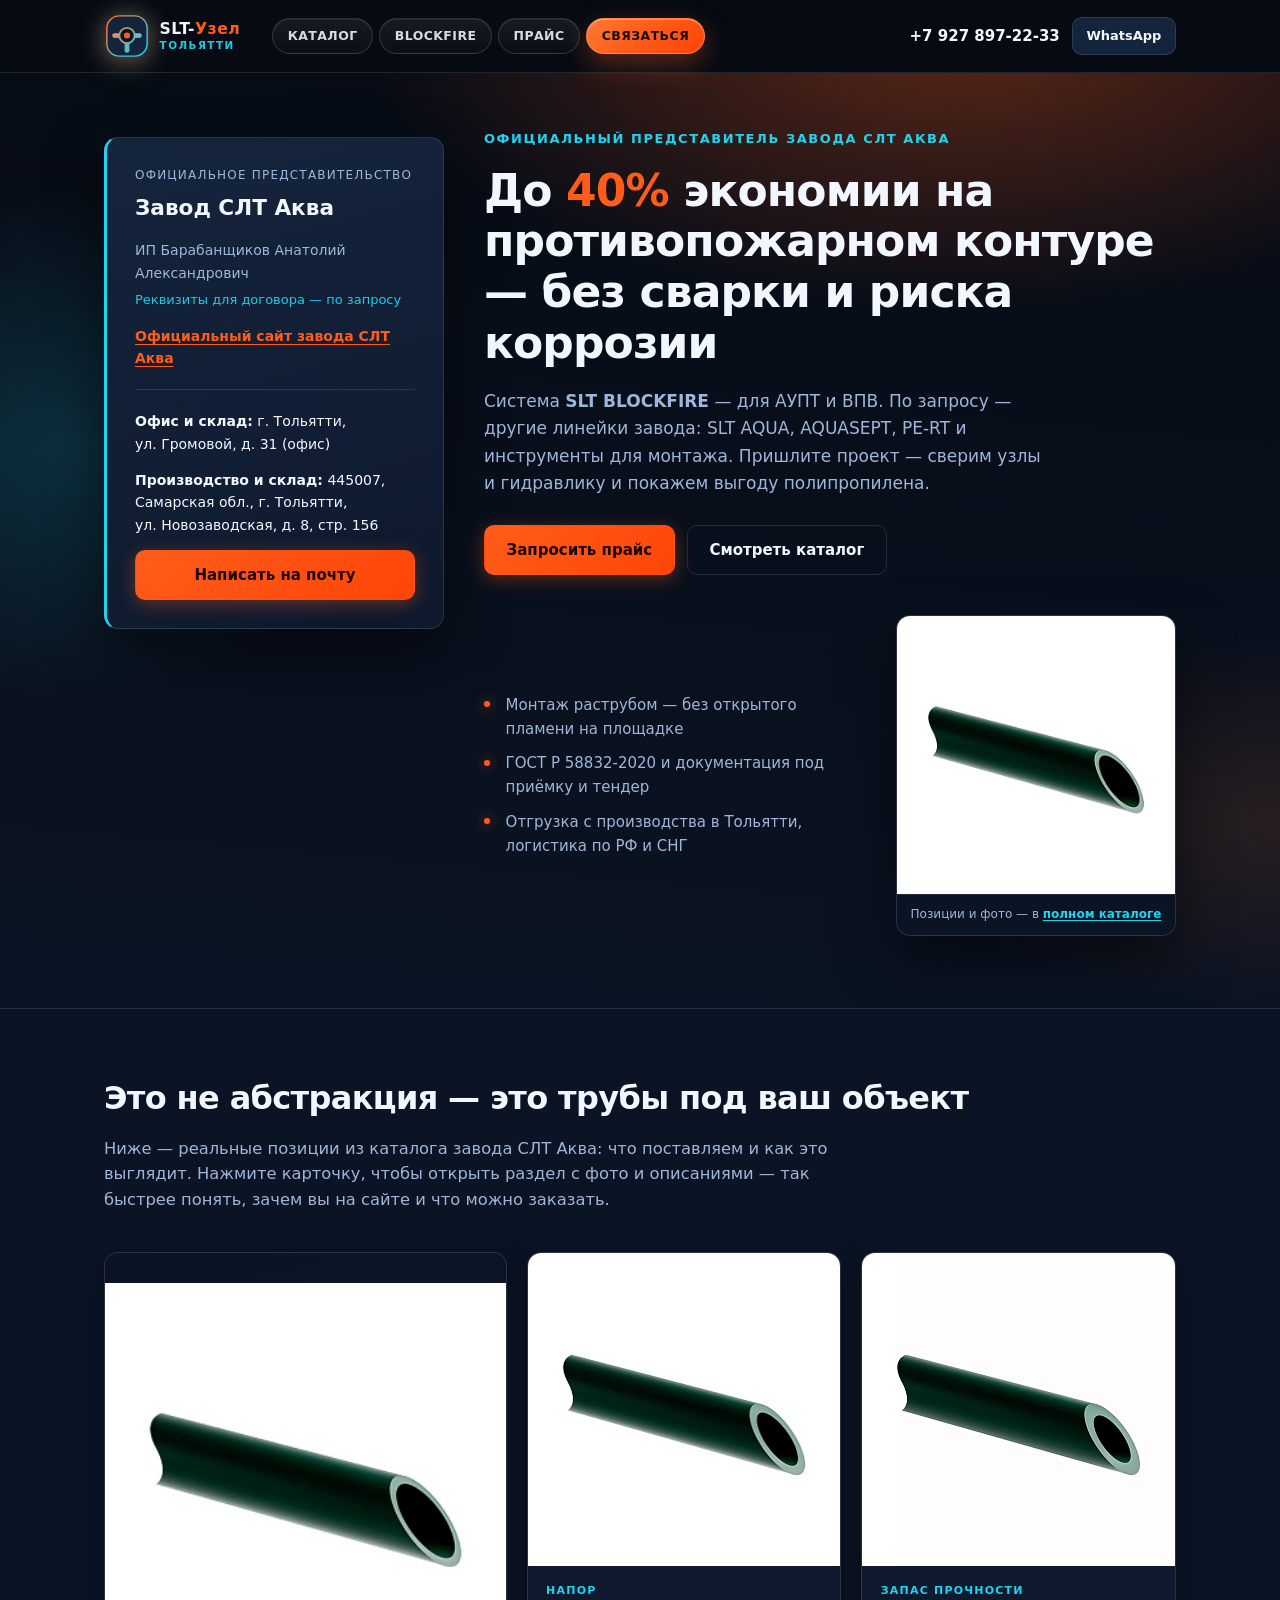
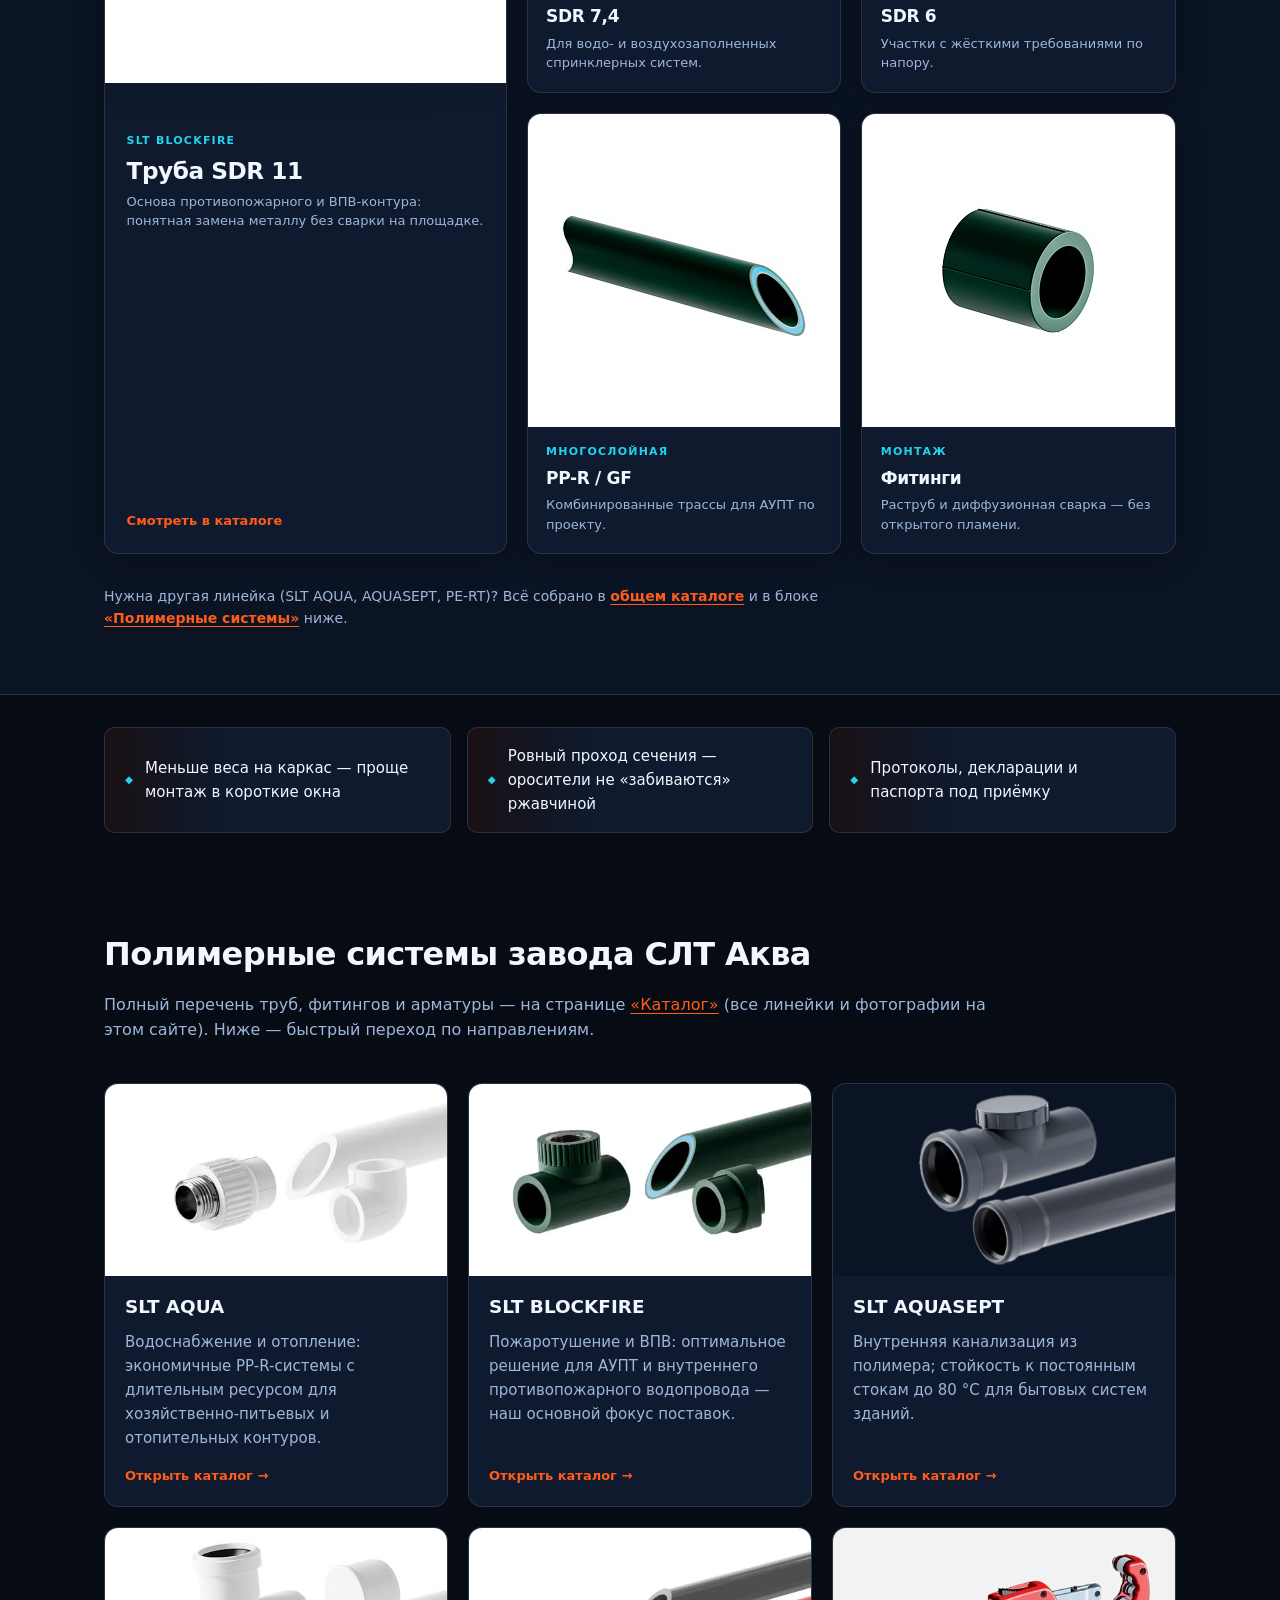
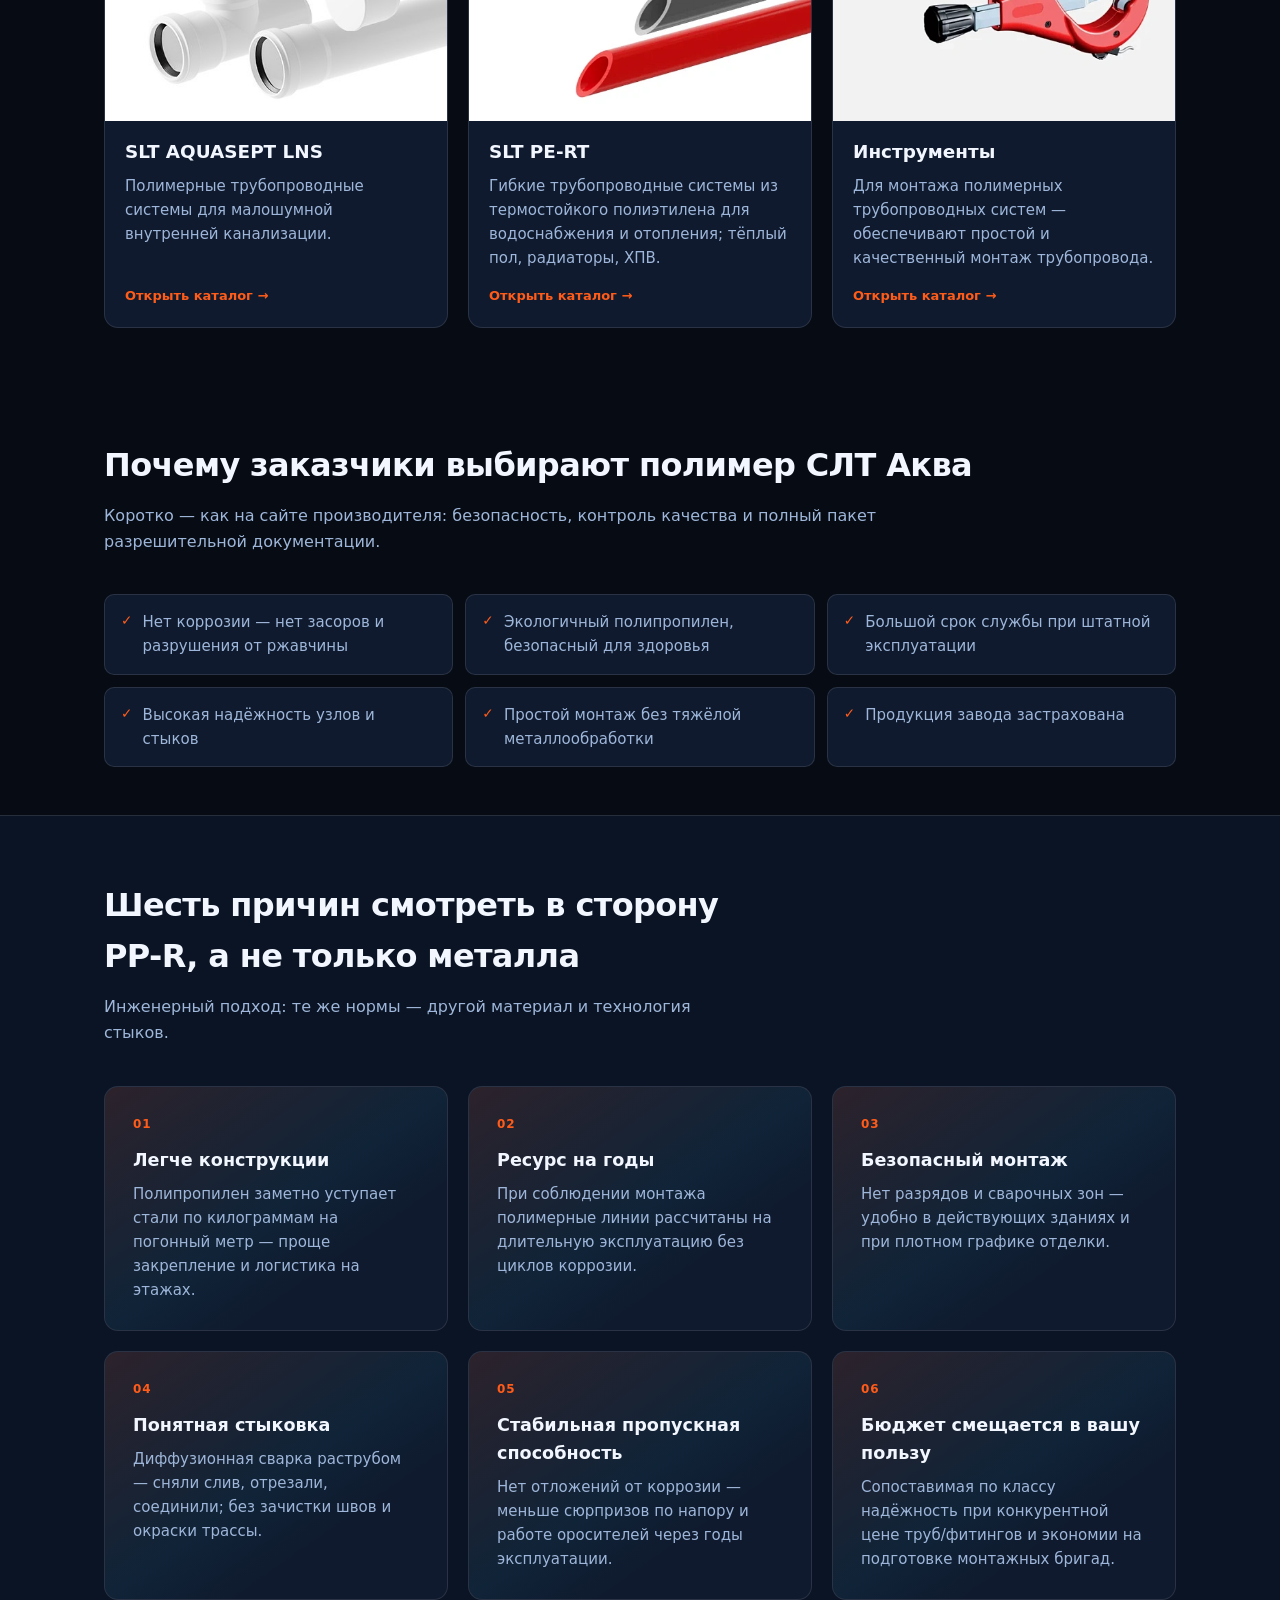
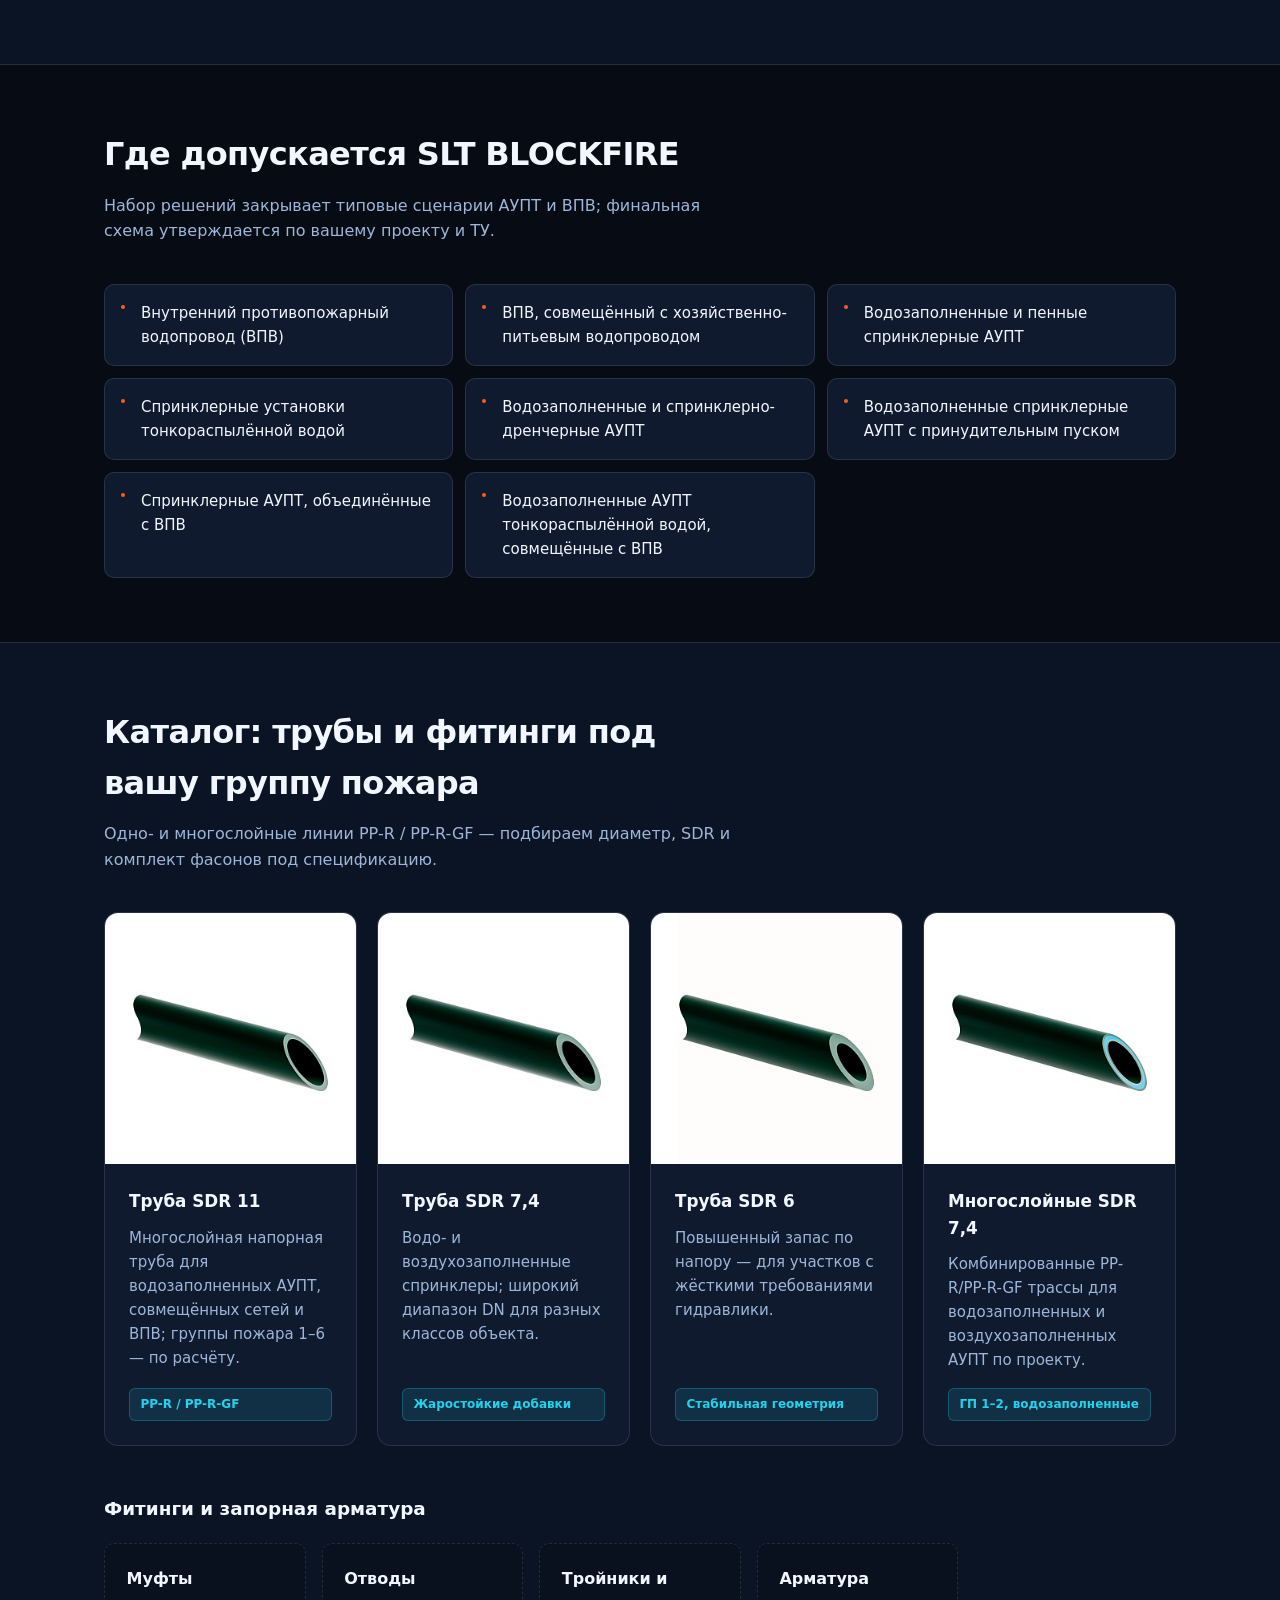
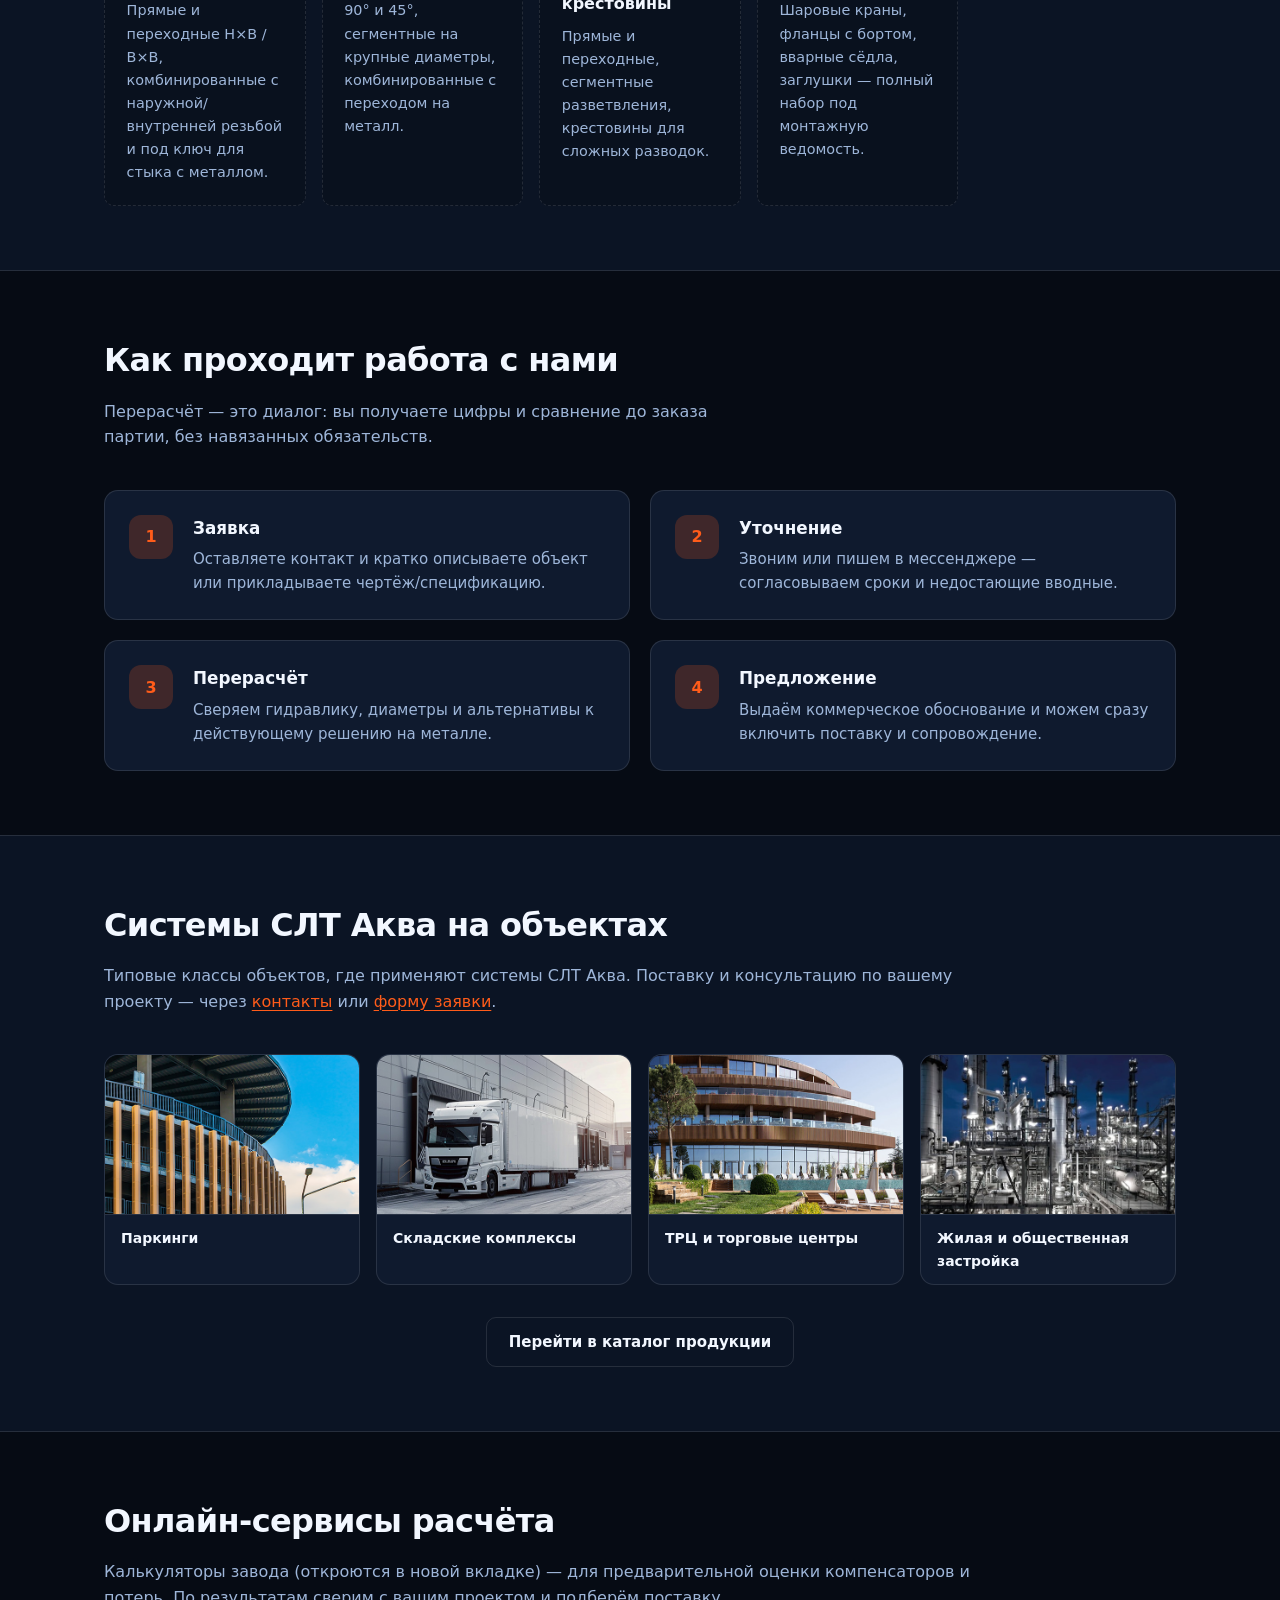
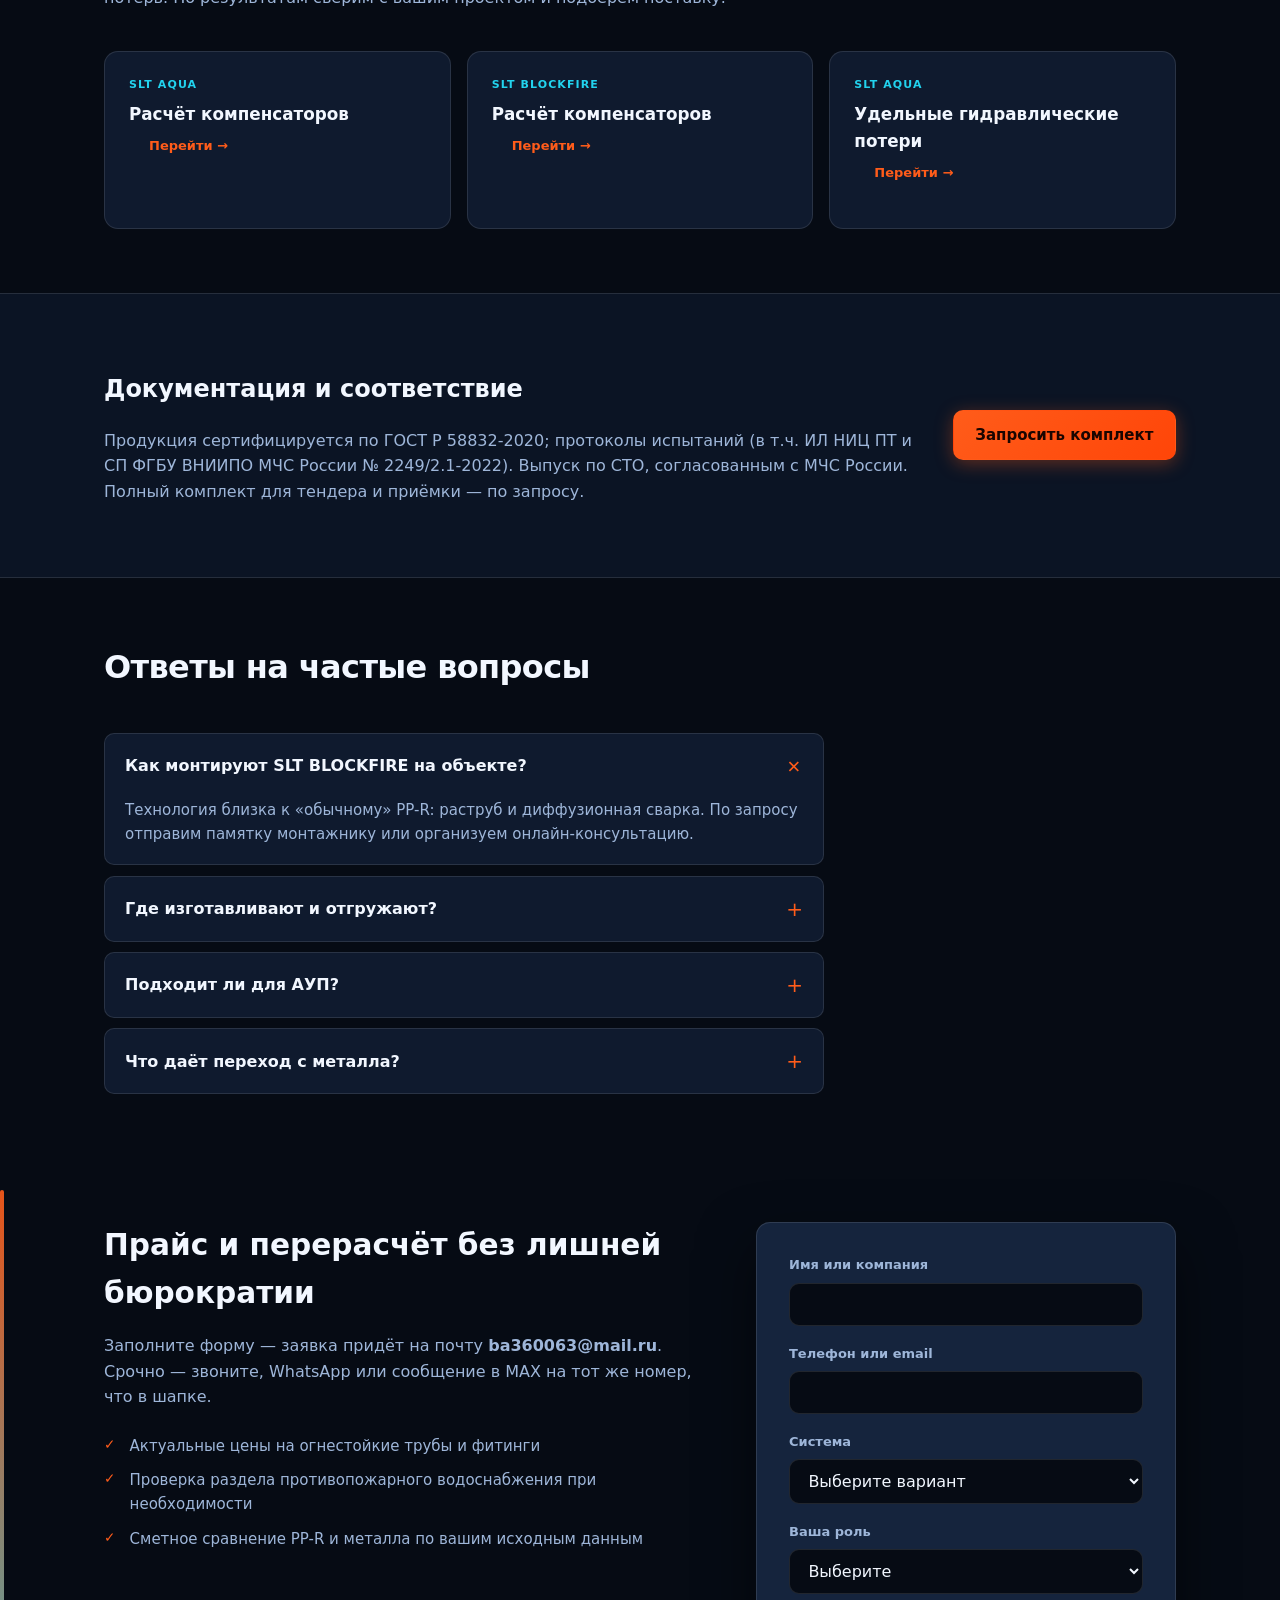
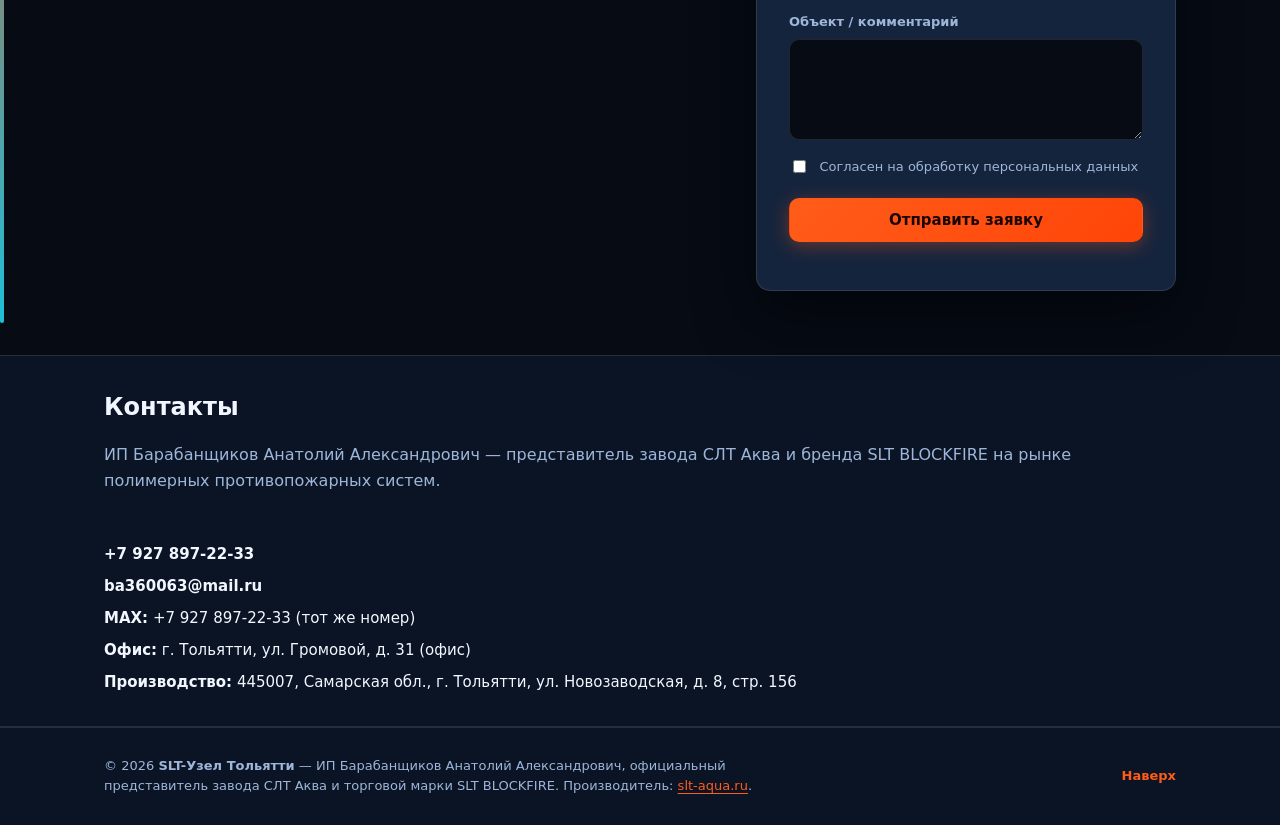
<file: index.html>
<!DOCTYPE html>
<html lang="ru">
<head>
  <meta charset="UTF-8" />
  <meta name="viewport" content="width=device-width, initial-scale=1, viewport-fit=cover" />
  <meta name="theme-color" content="#060b14" />
  <title>SLT-Узел Тольятти — трубы и фитинги СЛТ Аква, SLT BLOCKFIRE</title>
  <meta name="description" content="SLT-Узел Тольятти: поставка SLT BLOCKFIRE, SLT AQUA, AQUASEPT и других систем завода СЛТ Аква. Каталог, подбор, прайс, АУПТ и ВПВ. ИП Барабанщиков Анатолий Александрович." />
  <link rel="icon" href="favicon.svg" type="image/svg+xml" sizes="any" />
  <link rel="apple-touch-icon" href="favicon.svg" />
  <link rel="manifest" href="site.webmanifest" />
  <link rel="canonical" href="https://slt-uzel-tlt.netlify.app/" />
  <meta property="og:type" content="website" />
  <meta property="og:url" content="https://slt-uzel-tlt.netlify.app/" />
  <meta property="og:site_name" content="SLT-Узел Тольятти" />
  <meta property="og:title" content="SLT-Узел Тольятти — полимерные трубы и фитинги СЛТ Аква" />
  <meta property="og:description" content="Официальный представитель завода СЛТ Аква в Тольятти. BLOCKFIRE, AQUA, AQUASEPT, каталог и заявка на прайс." />
  <link rel="stylesheet" href="styles.css" />
</head>
<body>
  <a class="skip-link" href="#main">К основному содержимому</a>
  <div id="top" class="anchor-page-top" tabindex="-1" aria-hidden="true"></div>

  <div class="site-head">
    <div class="container site-head__shell">
      <div class="site-head__bar">
        <div class="site-head__bg" aria-hidden="true"></div>
        <a class="logo" href="#top" aria-label="SLT-Узел Тольятти — на главную">
          <span class="logo-icon" aria-hidden="true">
            <svg class="logo-svg" viewBox="0 0 48 48" xmlns="http://www.w3.org/2000/svg" aria-hidden="true">
              <defs>
                <linearGradient id="logo-grad-pipe" x1="10" y1="10" x2="38" y2="38" gradientUnits="userSpaceOnUse">
                  <stop stop-color="#ff7a35" />
                  <stop offset="1" stop-color="#22d3ee" />
                </linearGradient>
                <linearGradient id="logo-grad-shine" x1="24" y1="14" x2="24" y2="34" gradientUnits="userSpaceOnUse">
                  <stop stop-color="#ffffff" stop-opacity="0.22" />
                  <stop offset="1" stop-color="#ffffff" stop-opacity="0" />
                </linearGradient>
              </defs>
              <rect x="3" y="3" width="42" height="42" rx="13" fill="#15243d" stroke="url(#logo-grad-pipe)" stroke-width="1.5" />
              <path
                d="M11 23.5h26M24 23.5v15.5"
                stroke="url(#logo-grad-pipe)"
                stroke-width="5"
                stroke-linecap="round"
                stroke-linejoin="round"
              />
              <path
                d="M11 22.5h26M24 22.5v15.5"
                stroke="url(#logo-grad-shine)"
                stroke-width="2"
                stroke-linecap="round"
                stroke-linejoin="round"
              />
              <circle cx="24" cy="23.5" r="8" fill="#0b1424" stroke="url(#logo-grad-pipe)" stroke-width="2" />
              <circle cx="24" cy="23.5" r="3.2" fill="#ff5c1a" />
            </svg>
          </span>
          <span class="logo-text-stack">
            <span class="logo-text-line1">SLT-<strong>Узел</strong></span>
            <span class="logo-text-line2">Тольятти</span>
          </span>
        </a>
        <button type="button" class="nav-toggle" aria-expanded="false" aria-controls="site-nav" aria-label="Меню">
          <span></span><span></span><span></span>
        </button>
        <div class="header-contact">
          <a class="tel" href="tel:+79278972233">+7 927 897-22-33</a>
          <a class="btn btn-sm btn-ghost" href="https://wa.me/79278972233" target="_blank" rel="noopener noreferrer">WhatsApp</a>
        </div>
      </div>
      <nav class="site-nav site-nav--desktop-pills" id="site-nav" aria-label="Основная навигация">
        <a href="catalog.html" class="site-nav__link site-nav__link--primary">Каталог</a>
        <a href="#products" class="site-nav__link site-nav__link--primary">BLOCKFIRE</a>
        <a href="#lead" class="site-nav__link site-nav__link--primary">Прайс</a>
        <a href="#contacts" class="site-nav__link site-nav__link--primary site-nav__link--cta">Связаться</a>
        <a href="#showcase" class="site-nav__link site-nav__link--extra">Витрина</a>
        <a href="#lines" class="site-nav__link site-nav__link--extra">Линейки</a>
        <a href="#advantages" class="site-nav__link site-nav__link--extra">Почему PP-R</a>
        <a href="#scope" class="site-nav__link site-nav__link--extra">АУПТ / ВПВ</a>
        <a href="#calculators" class="site-nav__link site-nav__link--extra">Расчёты</a>
        <a href="#faq" class="site-nav__link site-nav__link--extra">Вопросы</a>
      </nav>
    </div>
  </div>

  <div class="boot-pipe" id="boot-pipe" aria-hidden="true">
    <div class="boot-pipe__inner">
      <svg class="boot-pipe__svg" viewBox="0 0 360 140" xmlns="http://www.w3.org/2000/svg" aria-hidden="true">
        <defs>
          <linearGradient id="boot-pipe-grad" x1="24" y1="88" x2="336" y2="88" gradientUnits="userSpaceOnUse">
            <stop stop-color="#ff5c1a" />
            <stop offset="0.45" stop-color="#ff7a35" />
            <stop offset="1" stop-color="#22d3ee" />
          </linearGradient>
        </defs>
        <path
          class="boot-pipe__path"
          fill="none"
          stroke="url(#boot-pipe-grad)"
          stroke-width="11"
          stroke-linecap="round"
          stroke-linejoin="round"
          d="M 28 92 H 188 Q 210 92 210 70 V 32"
        />
      </svg>
    </div>
  </div>

  <main id="main">
    <section class="hero">
      <div class="hero-bg" aria-hidden="true"></div>
      <div class="container hero-grid">
        <aside class="hero-card" aria-labelledby="hero-card-title">
          <h2 id="hero-card-title" class="visually-hidden">Представительство</h2>
          <div class="hero-card-inner">
            <p class="hero-card-kicker">Официальное представительство</p>
            <p class="hero-card-title">Завод СЛТ Аква</p>
            <p class="muted small">ИП Барабанщиков Анатолий Александрович<br /><span class="small-note">Реквизиты для договора — по запросу</span></p>
            <p class="small hero-factory-link"><a href="https://slt-aqua.ru/" target="_blank" rel="noopener noreferrer">Официальный сайт завода СЛТ Аква</a></p>
            <hr class="divider" />
            <p class="small"><strong>Офис и склад:</strong> г.&nbsp;Тольятти, ул.&nbsp;Громовой, д.&nbsp;31 (офис)</p>
            <p class="small"><strong>Производство и склад:</strong> 445007, Самарская обл., г.&nbsp;Тольятти, ул.&nbsp;Новозаводская, д.&nbsp;8, стр.&nbsp;156</p>
            <a class="btn btn-primary btn-block" href="mailto:ba360063@mail.ru">Написать на почту</a>
          </div>
        </aside>
        <div class="hero-main">
          <div class="hero-copy">
            <p class="eyebrow">Официальный представитель завода СЛТ Аква</p>
            <h1>До <span class="accent">40%</span> экономии на противопожарном контуре<br />— без сварки и риска коррозии</h1>
            <p class="lead">
              Система <strong>SLT BLOCKFIRE</strong> — для АУПТ и ВПВ. По запросу — другие линейки завода: SLT AQUA, AQUASEPT, PE-RT и инструменты для монтажа.
              Пришлите проект — сверим узлы и гидравлику и покажем выгоду полипропилена.
            </p>
            <div class="hero-actions">
              <a class="btn btn-primary" href="#lead">Запросить прайс</a>
              <a class="btn btn-secondary" href="catalog.html#cat-blockfire">Смотреть каталог</a>
            </div>
          </div>
          <div class="hero-bottom">
            <ul class="hero-bullets" role="list">
              <li>Монтаж раструбом — без открытого пламени на площадке</li>
              <li>ГОСТ Р 58832-2020 и документация под приёмку и тендер</li>
              <li>Отгрузка с производства в Тольятти, логистика по РФ и СНГ</li>
            </ul>
            <figure class="hero-figure">
              <img
                src="images/catalog/1_5_Truba_SLT_BLOCKFIRE_PP_R_SDR_11.jpg"
                alt="Полипропиленовая труба SLT BLOCKFIRE SDR 11"
                width="313"
                height="313"
                loading="eager"
                decoding="async"
              />
              <figcaption class="hero-figure-cap">Позиции и фото — в&nbsp;<a href="catalog.html#cat-blockfire">полном каталоге</a></figcaption>
            </figure>
          </div>
        </div>
      </div>
    </section>

    <section class="section section-alt pipe-showcase" id="showcase" aria-labelledby="showcase-title">
      <div class="container">
        <header class="section-head section-head-wide">
          <h2 id="showcase-title">Это не абстракция — это трубы под ваш объект</h2>
          <p class="muted lead-tight">
            Ниже — реальные позиции из каталога завода СЛТ Аква: что поставляем и как это выглядит.
            Нажмите карточку, чтобы открыть раздел с фото и описаниями — так быстрее понять, зачем вы на сайте и что можно заказать.
          </p>
        </header>
        <div class="showcase-grid">
          <a class="showcase-card showcase-card--hero" href="catalog.html#cat-blockfire">
            <div class="showcase-media">
              <img
                src="images/catalog/1_5_Truba_SLT_BLOCKFIRE_PP_R_SDR_11.jpg"
                alt="Труба SLT BLOCKFIRE полипропиленовая SDR 11"
                width="640"
                height="640"
                loading="lazy"
                decoding="async"
              />
            </div>
            <div class="showcase-body">
              <span class="showcase-tag">SLT BLOCKFIRE</span>
              <h3 class="showcase-title-card">Труба SDR&nbsp;11</h3>
              <p class="showcase-desc">Основа противопожарного и ВПВ-контура: понятная замена металлу без сварки на площадке.</p>
              <span class="showcase-cta">Смотреть в каталоге</span>
            </div>
          </a>
          <a class="showcase-card" href="catalog.html#cat-blockfire">
            <div class="showcase-media showcase-media--short">
              <img
                src="images/catalog/1_2_Truba_SLT_BLOCKFIRE_PP_R_SDR_7_4.jpg"
                alt="Труба SLT BLOCKFIRE SDR 7,4"
                width="400"
                height="300"
                loading="lazy"
                decoding="async"
              />
            </div>
            <div class="showcase-body">
              <span class="showcase-tag">Напор</span>
              <h3 class="showcase-title-card">SDR&nbsp;7,4</h3>
              <p class="showcase-desc">Для водо- и воздухозаполненных спринклерных систем.</p>
            </div>
          </a>
          <a class="showcase-card" href="catalog.html#cat-blockfire">
            <div class="showcase-media showcase-media--short">
              <img
                src="images/catalog/1_Truba_SLT_BLOCKFIRE_PP_R_SDR_6.jpg"
                alt="Труба SLT BLOCKFIRE SDR 6"
                width="400"
                height="300"
                loading="lazy"
                decoding="async"
              />
            </div>
            <div class="showcase-body">
              <span class="showcase-tag">Запас прочности</span>
              <h3 class="showcase-title-card">SDR&nbsp;6</h3>
              <p class="showcase-desc">Участки с жёсткими требованиями по напору.</p>
            </div>
          </a>
          <a class="showcase-card" href="catalog.html#cat-blockfire">
            <div class="showcase-media showcase-media--short">
              <img
                src="images/catalog/2_Truba_SLT_BLOCKFIRE_PP_RPP_R_GFPP_R_SDR_7_4.jpg"
                alt="Многослойная труба SLT BLOCKFIRE PP-R/PP-R-GF"
                width="400"
                height="300"
                loading="lazy"
                decoding="async"
              />
            </div>
            <div class="showcase-body">
              <span class="showcase-tag">Многослойная</span>
              <h3 class="showcase-title-card">PP-R / GF</h3>
              <p class="showcase-desc">Комбинированные трассы для АУПТ по проекту.</p>
            </div>
          </a>
          <a class="showcase-card" href="catalog.html#cat-blockfire">
            <div class="showcase-media showcase-media--short">
              <img
                src="images/catalog/6_MUFTA_SLT_AQUA_PP_R_1.jpg"
                alt="Муфта полипропиленовая для бессварочного монтажа"
                width="400"
                height="300"
                loading="lazy"
                decoding="async"
              />
            </div>
            <div class="showcase-body">
              <span class="showcase-tag">Монтаж</span>
              <h3 class="showcase-title-card">Фитинги</h3>
              <p class="showcase-desc">Раструб и диффузионная сварка — без открытого пламени.</p>
            </div>
          </a>
        </div>
        <p class="showcase-foot muted">
          Нужна другая линейка (SLT AQUA, AQUASEPT, PE-RT)? Всё собрано в&nbsp;<a href="catalog.html">общем каталоге</a> и в блоке <a href="#lines">«Полимерные системы»</a> ниже.
        </p>
      </div>
    </section>

    <section class="section section-tight trust" aria-label="Кратко о качестве">
      <div class="container trust-row">
        <div class="trust-item">
          <span class="trust-icon" aria-hidden="true">◆</span>
          <span>Меньше веса на каркас — проще монтаж в короткие окна</span>
        </div>
        <div class="trust-item">
          <span class="trust-icon" aria-hidden="true">◆</span>
          <span>Ровный проход сечения — оросители не «забиваются» ржавчиной</span>
        </div>
        <div class="trust-item">
          <span class="trust-icon" aria-hidden="true">◆</span>
          <span>Протоколы, декларации и паспорта под приёмку</span>
        </div>
      </div>
    </section>

    <section class="section" id="lines" aria-labelledby="lines-title">
      <div class="container">
        <header class="section-head section-head-wide">
          <h2 id="lines-title">Полимерные системы завода СЛТ Аква</h2>
          <p class="muted">
            Полный перечень труб, фитингов и арматуры — на странице <a href="catalog.html">«Каталог»</a> (все линейки и фотографии на этом сайте).
            Ниже — быстрый переход по направлениям.
          </p>
        </header>
        <div class="brand-lines-grid" role="list">
          <article class="brand-line-card" role="listitem">
            <a class="brand-line-link" href="catalog.html#cat-slt-aqua">
              <div class="brand-line-media">
                <img src="images/home/product_1.webp" alt="SLT AQUA" width="500" height="281" loading="lazy" decoding="async" />
              </div>
              <h3>SLT AQUA</h3>
              <p>Водоснабжение и отопление: экономичные PP-R-системы с длительным ресурсом для хозяйственно-питьевых и отопительных контуров.</p>
              <span class="link-out">Открыть каталог →</span>
            </a>
          </article>
          <article class="brand-line-card" role="listitem">
            <a class="brand-line-link" href="catalog.html#cat-blockfire">
              <div class="brand-line-media">
                <img src="images/home/product_2.webp" alt="SLT BLOCKFIRE" width="500" height="281" loading="lazy" decoding="async" />
              </div>
              <h3>SLT BLOCKFIRE</h3>
              <p>Пожаротушение и ВПВ: оптимальное решение для АУПТ и внутреннего противопожарного водопровода — наш основной фокус поставок.</p>
              <span class="link-out">Открыть каталог →</span>
            </a>
          </article>
          <article class="brand-line-card" role="listitem">
            <a class="brand-line-link" href="catalog.html#cat-slt-aquasept">
              <div class="brand-line-media">
                <img src="images/home/aquasept_tile.png" alt="SLT AQUASEPT" width="500" height="281" loading="lazy" decoding="async" />
              </div>
              <h3>SLT AQUASEPT</h3>
              <p>Внутренняя канализация из полимера; стойкость к постоянным стокам до 80&nbsp;°C для бытовых систем зданий.</p>
              <span class="link-out">Открыть каталог →</span>
            </a>
          </article>
          <article class="brand-line-card" role="listitem">
            <a class="brand-line-link" href="catalog.html#catalog-slt-aquasept-lns-fitingi-lns">
              <div class="brand-line-media">
                <img src="images/home/home_aquasept_lns.jpg" alt="SLT AQUASEPT LNS — малошумная канализация" width="500" height="281" loading="lazy" decoding="async" />
              </div>
              <h3>SLT AQUASEPT LNS</h3>
              <p>Полимерные трубопроводные системы для малошумной внутренней канализации.</p>
              <span class="link-out">Открыть каталог →</span>
            </a>
          </article>
          <article class="brand-line-card" role="listitem">
            <a class="brand-line-link" href="catalog.html#cat-slt-pe-rt">
              <div class="brand-line-media">
                <img src="images/home/home_pe_rt.webp" alt="SLT PE-RT — гибкие трубы" width="500" height="281" loading="lazy" decoding="async" />
              </div>
              <h3>SLT PE-RT</h3>
              <p>Гибкие трубопроводные системы из термостойкого полиэтилена для водоснабжения и отопления; тёплый пол, радиаторы, ХПВ.</p>
              <span class="link-out">Открыть каталог →</span>
            </a>
          </article>
          <article class="brand-line-card" role="listitem">
            <a class="brand-line-link" href="catalog.html#cat-instrumenty">
              <div class="brand-line-media">
                <img src="images/home/home_instrumenty_tile.webp" alt="Инструменты для монтажа полимерных трубопроводов" width="500" height="281" loading="lazy" decoding="async" />
              </div>
              <h3>Инструменты</h3>
              <p>Для монтажа полимерных трубопроводных систем — обеспечивают простой и качественный монтаж трубопровода.</p>
              <span class="link-out">Открыть каталог →</span>
            </a>
          </article>
        </div>
      </div>
    </section>

    <section class="section section-compact" aria-labelledby="mfg-title">
      <div class="container">
        <header class="section-head section-head-wide">
          <h2 id="mfg-title">Почему заказчики выбирают полимер СЛТ Аква</h2>
          <p class="muted">Коротко — как на сайте производителя: безопасность, контроль качества и полный пакет разрешительной документации.</p>
        </header>
        <ul class="mfg-values" role="list">
          <li>Нет коррозии — нет засоров и разрушения от ржавчины</li>
          <li>Экологичный полипропилен, безопасный для здоровья</li>
          <li>Большой срок службы при штатной эксплуатации</li>
          <li>Высокая надёжность узлов и стыков</li>
          <li>Простой монтаж без тяжёлой металлообработки</li>
          <li>Продукция завода застрахована</li>
        </ul>
      </div>
    </section>

    <section class="section section-alt" id="advantages">
      <div class="container">
        <header class="section-head">
          <h2>Шесть причин смотреть в сторону PP-R, а не только металла</h2>
          <p class="muted">Инженерный подход: те же нормы — другой материал и технология стыков.</p>
        </header>
        <div class="adv-grid">
          <article class="adv-card">
            <span class="adv-num">01</span>
            <h3>Легче конструкции</h3>
            <p>Полипропилен заметно уступает стали по килограммам на погонный метр — проще закрепление и логистика на этажах.</p>
          </article>
          <article class="adv-card">
            <span class="adv-num">02</span>
            <h3>Ресурс на годы</h3>
            <p>При соблюдении монтажа полимерные линии рассчитаны на длительную эксплуатацию без циклов коррозии.</p>
          </article>
          <article class="adv-card">
            <span class="adv-num">03</span>
            <h3>Безопасный монтаж</h3>
            <p>Нет разрядов и сварочных зон — удобно в действующих зданиях и при плотном графике отделки.</p>
          </article>
          <article class="adv-card">
            <span class="adv-num">04</span>
            <h3>Понятная стыковка</h3>
            <p>Диффузионная сварка раструбом — сняли слив, отрезали, соединили; без зачистки швов и окраски трассы.</p>
          </article>
          <article class="adv-card">
            <span class="adv-num">05</span>
            <h3>Стабильная пропускная способность</h3>
            <p>Нет отложений от коррозии — меньше сюрпризов по напору и работе оросителей через годы эксплуатации.</p>
          </article>
          <article class="adv-card">
            <span class="adv-num">06</span>
            <h3>Бюджет смещается в вашу пользу</h3>
            <p>Сопоставимая по классу надёжность при конкурентной цене труб/фитингов и экономии на подготовке монтажных бригад.</p>
          </article>
        </div>
      </div>
    </section>

    <section class="section" id="scope">
      <div class="container">
        <header class="section-head">
          <h2>Где допускается SLT BLOCKFIRE</h2>
          <p class="muted">Набор решений закрывает типовые сценарии АУПТ и ВПВ; финальная схема утверждается по вашему проекту и ТУ.</p>
        </header>
        <ul class="scope-grid" role="list">
          <li>Внутренний противопожарный водопровод (ВПВ)</li>
          <li>ВПВ, совмещённый с хозяйственно-питьевым водопроводом</li>
          <li>Водозаполненные и пенные спринклерные АУПТ</li>
          <li>Спринклерные установки тонкораспылённой водой</li>
          <li>Водозаполненные и спринклерно-дренчерные АУПТ</li>
          <li>Водозаполненные спринклерные АУПТ с принудительным пуском</li>
          <li>Спринклерные АУПТ, объединённые с ВПВ</li>
          <li>Водозаполненные АУПТ тонкораспылённой водой, совмещённые с ВПВ</li>
        </ul>
      </div>
    </section>

    <section class="section section-alt" id="products">
      <div class="container">
        <header class="section-head">
          <h2>Каталог: трубы и фитинги под вашу группу пожара</h2>
          <p class="muted">Одно- и многослойные линии PP-R / PP-R-GF — подбираем диаметр, SDR и комплект фасонов под спецификацию.</p>
        </header>
        <div class="product-cards">
          <article class="product-card">
            <div class="product-card-media">
              <img
                src="images/catalog/1_5_Truba_SLT_BLOCKFIRE_PP_R_SDR_11.jpg"
                alt="Труба SLT BLOCKFIRE SDR 11"
                width="313"
                height="313"
                loading="lazy"
                decoding="async"
              />
            </div>
            <div class="product-card-body">
              <h3>Труба SDR 11</h3>
              <p>Многослойная напорная труба для водозаполненных АУПТ, совмещённых сетей и ВПВ; группы пожара 1–6 — по расчёту.</p>
              <span class="tag">PP-R / PP-R-GF</span>
            </div>
          </article>
          <article class="product-card">
            <div class="product-card-media">
              <img
                src="images/catalog/1_2_Truba_SLT_BLOCKFIRE_PP_R_SDR_7_4.jpg"
                alt="Труба SLT BLOCKFIRE SDR 7,4"
                width="313"
                height="313"
                loading="lazy"
                decoding="async"
              />
            </div>
            <div class="product-card-body">
              <h3>Труба SDR 7,4</h3>
              <p>Водо- и воздухозаполненные спринклеры; широкий диапазон DN для разных классов объекта.</p>
              <span class="tag">Жаростойкие добавки</span>
            </div>
          </article>
          <article class="product-card">
            <div class="product-card-media">
              <img
                src="images/catalog/1_Truba_SLT_BLOCKFIRE_PP_R_SDR_6.jpg"
                alt="Труба SLT BLOCKFIRE SDR 6"
                width="313"
                height="313"
                loading="lazy"
                decoding="async"
              />
            </div>
            <div class="product-card-body">
              <h3>Труба SDR 6</h3>
              <p>Повышенный запас по напору — для участков с жёсткими требованиями гидравлики.</p>
              <span class="tag">Стабильная геометрия</span>
            </div>
          </article>
          <article class="product-card">
            <div class="product-card-media">
              <img
                src="images/catalog/2_Truba_SLT_BLOCKFIRE_PP_RPP_R_GFPP_R_SDR_7_4.jpg"
                alt="Многослойная труба SLT BLOCKFIRE"
                width="313"
                height="313"
                loading="lazy"
                decoding="async"
              />
            </div>
            <div class="product-card-body">
              <h3>Многослойные SDR 7,4</h3>
              <p>Комбинированные PP-R/PP-R-GF трассы для водозаполненных и воздухозаполненных АУПТ по проекту.</p>
              <span class="tag">ГП 1–2, водозаполненные</span>
            </div>
          </article>
        </div>

        <h3 class="subsection-title">Фитинги и запорная арматура</h3>
        <div class="fittings-grid">
          <div class="fitting-block">
            <h4>Муфты</h4>
            <p>Прямые и переходные Н×В / В×В, комбинированные с наружной/внутренней резьбой и под ключ для стыка с металлом.</p>
          </div>
          <div class="fitting-block">
            <h4>Отводы</h4>
            <p>90° и 45°, сегментные на крупные диаметры, комбинированные с переходом на металл.</p>
          </div>
          <div class="fitting-block">
            <h4>Тройники и крестовины</h4>
            <p>Прямые и переходные, сегментные разветвления, крестовины для сложных разводок.</p>
          </div>
          <div class="fitting-block">
            <h4>Арматура</h4>
            <p>Шаровые краны, фланцы с бортом, вварные сёдла, заглушки — полный набор под монтажную ведомость.</p>
          </div>
        </div>
      </div>
    </section>

    <section class="section" id="process">
      <div class="container">
        <header class="section-head">
          <h2>Как проходит работа с нами</h2>
          <p class="muted">Перерасчёт — это диалог: вы получаете цифры и сравнение до заказа партии, без навязанных обязательств.</p>
        </header>
        <ol class="process-steps">
          <li>
            <span class="step-index">1</span>
            <div>
              <h3>Заявка</h3>
              <p>Оставляете контакт и кратко описываете объект или прикладываете чертёж/спецификацию.</p>
            </div>
          </li>
          <li>
            <span class="step-index">2</span>
            <div>
              <h3>Уточнение</h3>
              <p>Звоним или пишем в мессенджере — согласовываем сроки и недостающие вводные.</p>
            </div>
          </li>
          <li>
            <span class="step-index">3</span>
            <div>
              <h3>Перерасчёт</h3>
              <p>Сверяем гидравлику, диаметры и альтернативы к действующему решению на металле.</p>
            </div>
          </li>
          <li>
            <span class="step-index">4</span>
            <div>
              <h3>Предложение</h3>
              <p>Выдаём коммерческое обоснование и можем сразу включить поставку и сопровождение.</p>
            </div>
          </li>
        </ol>
      </div>
    </section>

    <section class="section section-alt" id="objects" aria-labelledby="objects-title">
      <div class="container">
        <header class="section-head section-head-wide">
          <h2 id="objects-title">Системы СЛТ Аква на объектах</h2>
          <p class="muted">
            Типовые классы объектов, где применяют системы СЛТ Аква. Поставку и консультацию по вашему проекту — через <a href="#contacts">контакты</a> или <a href="#lead">форму заявки</a>.
          </p>
        </header>
        <div class="objects-grid" role="list">
          <figure class="object-card" role="listitem">
            <img src="images/home/obj_parking.jpg" alt="Паркинги — пример объекта" width="587" height="368" loading="lazy" decoding="async" />
            <figcaption>Паркинги</figcaption>
          </figure>
          <figure class="object-card" role="listitem">
            <img src="images/home/obj_sklad.jpg" alt="Складские комплексы" width="587" height="368" loading="lazy" decoding="async" />
            <figcaption>Складские комплексы</figcaption>
          </figure>
          <figure class="object-card" role="listitem">
            <img src="images/home/obj_trc.jpg" alt="Торговые центры" width="587" height="368" loading="lazy" decoding="async" />
            <figcaption>ТРЦ и торговые центры</figcaption>
          </figure>
          <figure class="object-card" role="listitem">
            <img src="images/home/obj_zhk.jpg" alt="Объекты СЛТ Аква" width="806" height="453" loading="lazy" decoding="async" />
            <figcaption>Жилая и общественная застройка</figcaption>
          </figure>
        </div>
        <p class="section-cta-center">
          <a class="btn btn-secondary" href="catalog.html">Перейти в каталог продукции</a>
        </p>
      </div>
    </section>

    <section class="section" id="calculators" aria-labelledby="calc-title">
      <div class="container">
        <header class="section-head section-head-wide">
          <h2 id="calc-title">Онлайн-сервисы расчёта</h2>
          <p class="muted">Калькуляторы завода (откроются в новой вкладке) — для предварительной оценки компенсаторов и потерь. По результатам сверим с вашим проектом и подберём поставку.</p>
        </header>
        <div class="calc-grid" role="list">
          <a class="calc-card" href="https://slt-aqua.ru/calculator-1/" target="_blank" rel="noopener noreferrer" role="listitem">
            <span class="calc-card-kicker">SLT AQUA</span>
            <strong>Расчёт компенсаторов</strong>
            <span class="link-out">Перейти →</span>
          </a>
          <a class="calc-card" href="https://slt-aqua.ru/calculator-6/" target="_blank" rel="noopener noreferrer" role="listitem">
            <span class="calc-card-kicker">SLT BLOCKFIRE</span>
            <strong>Расчёт компенсаторов</strong>
            <span class="link-out">Перейти →</span>
          </a>
          <a class="calc-card" href="https://slt-aqua.ru/calculator-5/" target="_blank" rel="noopener noreferrer" role="listitem">
            <span class="calc-card-kicker">SLT AQUA</span>
            <strong>Удельные гидравлические потери</strong>
            <span class="link-out">Перейти →</span>
          </a>
        </div>
      </div>
    </section>

    <section class="section docs-teaser section-alt" aria-labelledby="docs-title">
      <div class="container docs-inner">
        <div>
          <h2 id="docs-title">Документация и соответствие</h2>
          <p class="muted">
            Продукция сертифицируется по ГОСТ Р 58832-2020; протоколы испытаний (в т.ч. ИЛ НИЦ ПТ и СП ФГБУ ВНИИПО МЧС России № 2249/2.1-2022).
            Выпуск по СТО, согласованным с МЧС России. Полный комплект для тендера и приёмки — по запросу.
          </p>
        </div>
        <div class="docs-cta">
          <a class="btn btn-primary" href="#lead">Запросить комплект</a>
        </div>
      </div>
    </section>

    <section class="section" id="faq">
      <div class="container">
        <header class="section-head">
          <h2>Ответы на частые вопросы</h2>
        </header>
        <div class="faq" data-faq>
          <details class="faq-item" open>
            <summary>Как монтируют SLT BLOCKFIRE на объекте?</summary>
            <p>Технология близка к «обычному» PP-R: раструб и диффузионная сварка. По запросу отправим памятку монтажнику или организуем онлайн-консультацию.</p>
          </details>
          <details class="faq-item">
            <summary>Где изготавливают и отгружают?</summary>
            <p>Производство и центральный склад — Тольятти (Самарская область); линии экструзии Krauss Maffei и Haitian.</p>
          </details>
          <details class="faq-item">
            <summary>Подходит ли для АУП?</summary>
            <p>Да, в том числе для спринклерных и дренчерных установок в рамках СП 485.1311500-2020 — уточняется по типу системы и группе пожара.</p>
          </details>
          <details class="faq-item">
            <summary>Что даёт переход с металла?</summary>
            <p>Меньше веса трасс, отсутствие коррозии, монтаж без огня, готовые герметичные стыки и отсутствие цикла покраски трубопровода.</p>
          </details>
        </div>
      </div>
    </section>

    <section class="section section-lead section-accent-edge" id="lead">
      <div class="container lead-grid">
        <div class="lead-copy">
          <h2>Прайс и перерасчёт без лишней бюрократии</h2>
          <p class="muted">Заполните форму — заявка придёт на почту <strong>ba360063@mail.ru</strong>. Срочно — звоните, WhatsApp или сообщение в MAX на тот же номер, что в шапке.</p>
          <ul class="check-list" role="list">
            <li>Актуальные цены на огнестойкие трубы и фитинги</li>
            <li>Проверка раздела противопожарного водоснабжения при необходимости</li>
            <li>Сметное сравнение PP-R и металла по вашим исходным данным</li>
          </ul>
        </div>
        <form class="lead-form" id="lead-form" action="https://formsubmit.co/03310831797052923f8427c036515bca" method="POST">
          <fieldset>
            <legend class="visually-hidden">Заявка на прайс</legend>
            <input type="hidden" name="_subject" value="Заявка с сайта SLT BLOCKFIRE / СЛТ Аква" />
            <input type="hidden" name="_template" value="table" />
            <input type="hidden" name="_captcha" value="false" />
            <input type="hidden" name="_next" id="lead-form-next" value="" />
            <input type="hidden" name="_replyto" id="lead-form-replyto" value="" />
            <input type="hidden" name="page" id="lead-form-page" value="" />
            <input type="text" name="_honey" value="" tabindex="-1" autocomplete="off" aria-hidden="true" class="honeypot-field" />
            <label class="field">
              <span>Имя или компания</span>
              <input type="text" name="name" autocomplete="organization" required />
            </label>
            <label class="field">
              <span>Телефон или email</span>
              <input type="text" name="contact" autocomplete="tel" required />
            </label>
            <label class="field">
              <span>Система</span>
              <select name="system">
                <option value="">Выберите вариант</option>
                <option>АУПТ</option>
                <option>ВПВ</option>
                <option>Совмещённая</option>
              </select>
            </label>
            <label class="field">
              <span>Ваша роль</span>
              <select name="role">
                <option value="">Выберите</option>
                <option>Заказчик</option>
                <option>Подрядчик</option>
                <option>Проектная организация</option>
              </select>
            </label>
            <label class="field">
              <span>Объект / комментарий</span>
              <textarea name="comment" rows="4"></textarea>
            </label>
            <label class="checkbox">
              <input type="checkbox" name="consent" required />
              <span>Согласен на обработку персональных данных</span>
            </label>
            <button type="submit" class="btn btn-primary btn-block">Отправить заявку</button>
            <p class="form-note small muted" id="form-status" role="status" aria-live="polite"></p>
          </fieldset>
        </form>
      </div>
    </section>

    <section class="section section-tight section-alt" id="contacts">
      <div class="container contacts-bar">
        <div>
          <h2 class="contacts-title">Контакты</h2>
          <p class="muted">ИП Барабанщиков Анатолий Александрович — представитель завода СЛТ Аква и бренда SLT BLOCKFIRE на рынке полимерных противопожарных систем.</p>
        </div>
        <address class="contacts-list">
          <a href="tel:+79278972233">+7 927 897-22-33</a>
          <a href="mailto:ba360063@mail.ru">ba360063@mail.ru</a>
          <span><strong>MAX:</strong> +7 927 897-22-33 (тот же номер)</span>
          <span><strong>Офис:</strong> г. Тольятти, ул. Громовой, д. 31 (офис)</span>
          <span><strong>Производство:</strong> 445007, Самарская обл., г. Тольятти, ул. Новозаводская, д. 8, стр. 156</span>
        </address>
      </div>
    </section>
  </main>

  <footer class="site-footer">
    <div class="container footer-inner">
      <p>
        © <span id="y"></span> <strong>SLT-Узел Тольятти</strong> — ИП Барабанщиков Анатолий Александрович, официальный представитель завода СЛТ Аква и торговой марки SLT BLOCKFIRE.
        Производитель:&nbsp;<a href="https://slt-aqua.ru/" target="_blank" rel="noopener noreferrer">slt-aqua.ru</a>.
      </p>
      <a class="footer-up" href="#top">Наверх</a>
    </div>
  </footer>

  <button type="button" class="scroll-top-fab" aria-label="Наверх страницы" aria-hidden="true" tabindex="-1">
    <svg class="scroll-top-fab__icon" width="22" height="22" viewBox="0 0 24 24" fill="none" aria-hidden="true">
      <path
        d="M18 15l-6-6-6 6"
        stroke="currentColor"
        stroke-width="2.25"
        stroke-linecap="round"
        stroke-linejoin="round"
      />
    </svg>
  </button>

  <script src="app.js" defer></script>
</body>
</html>
</file>
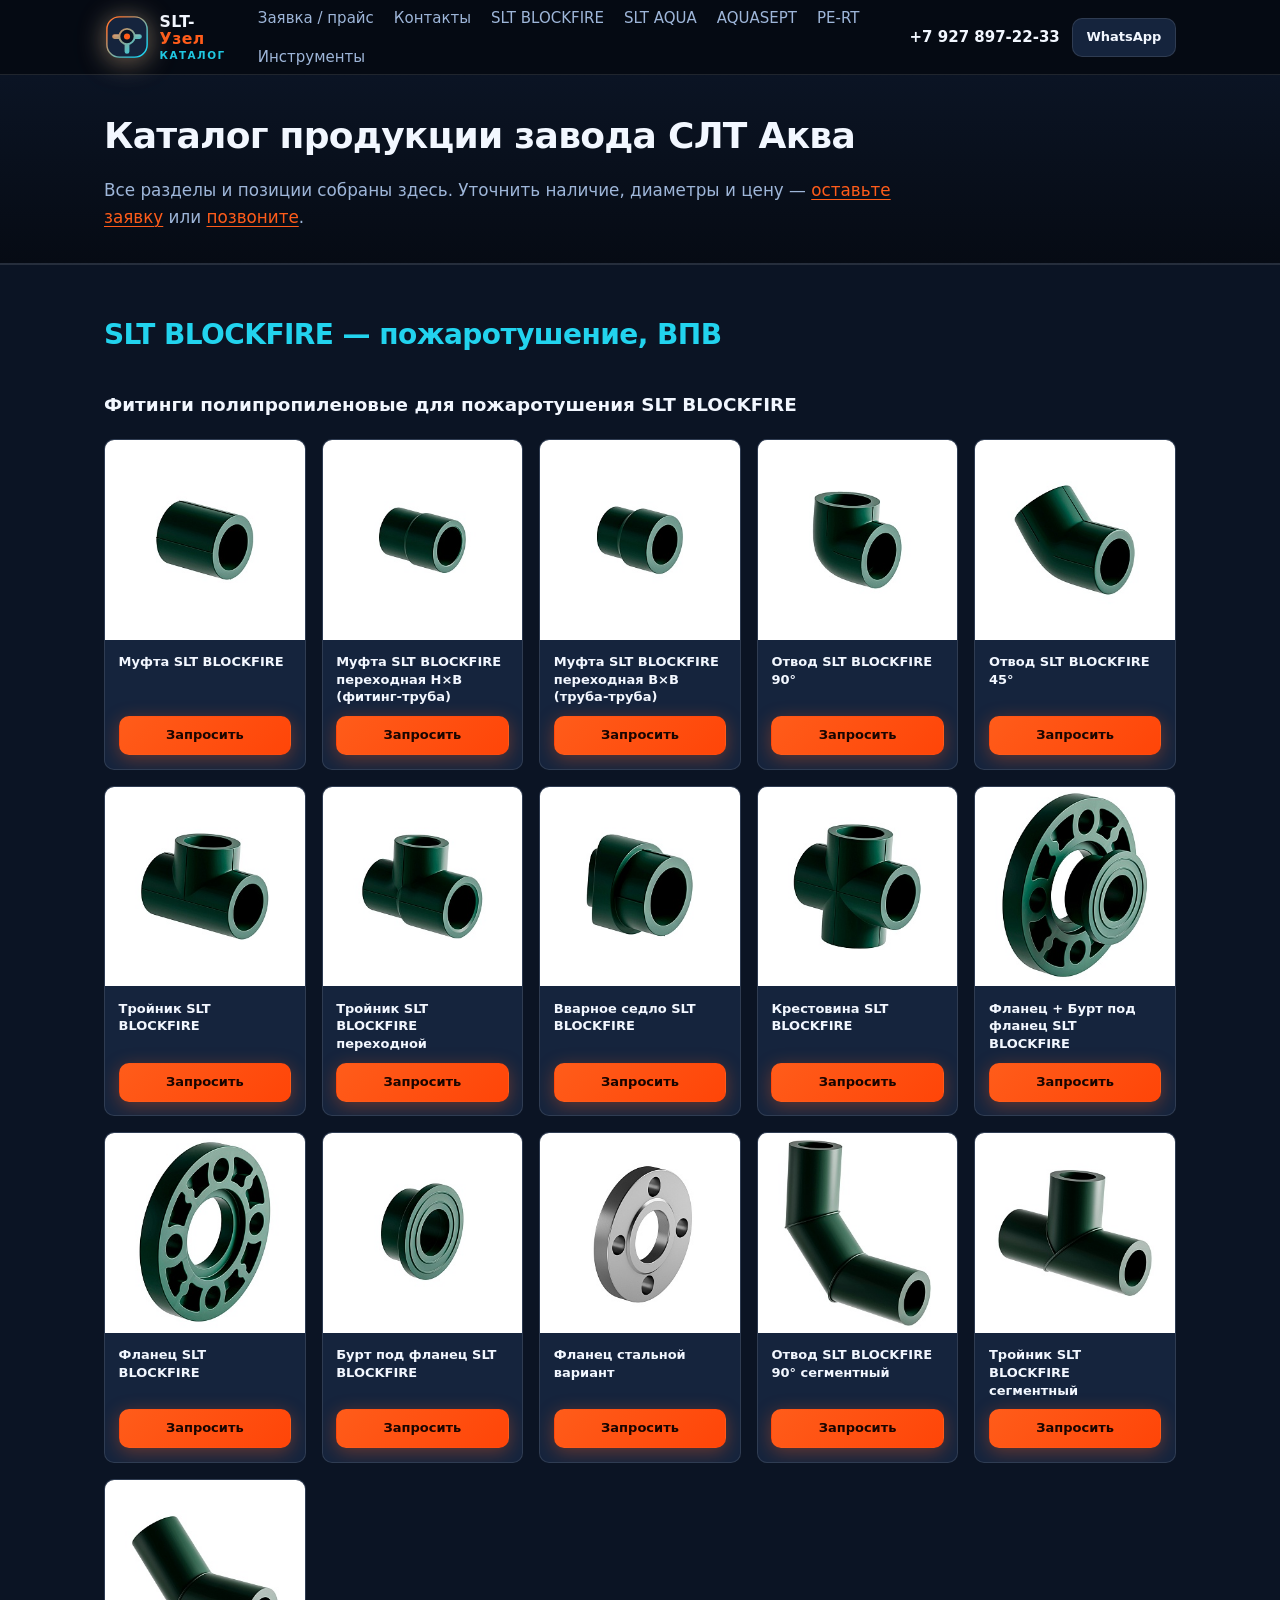
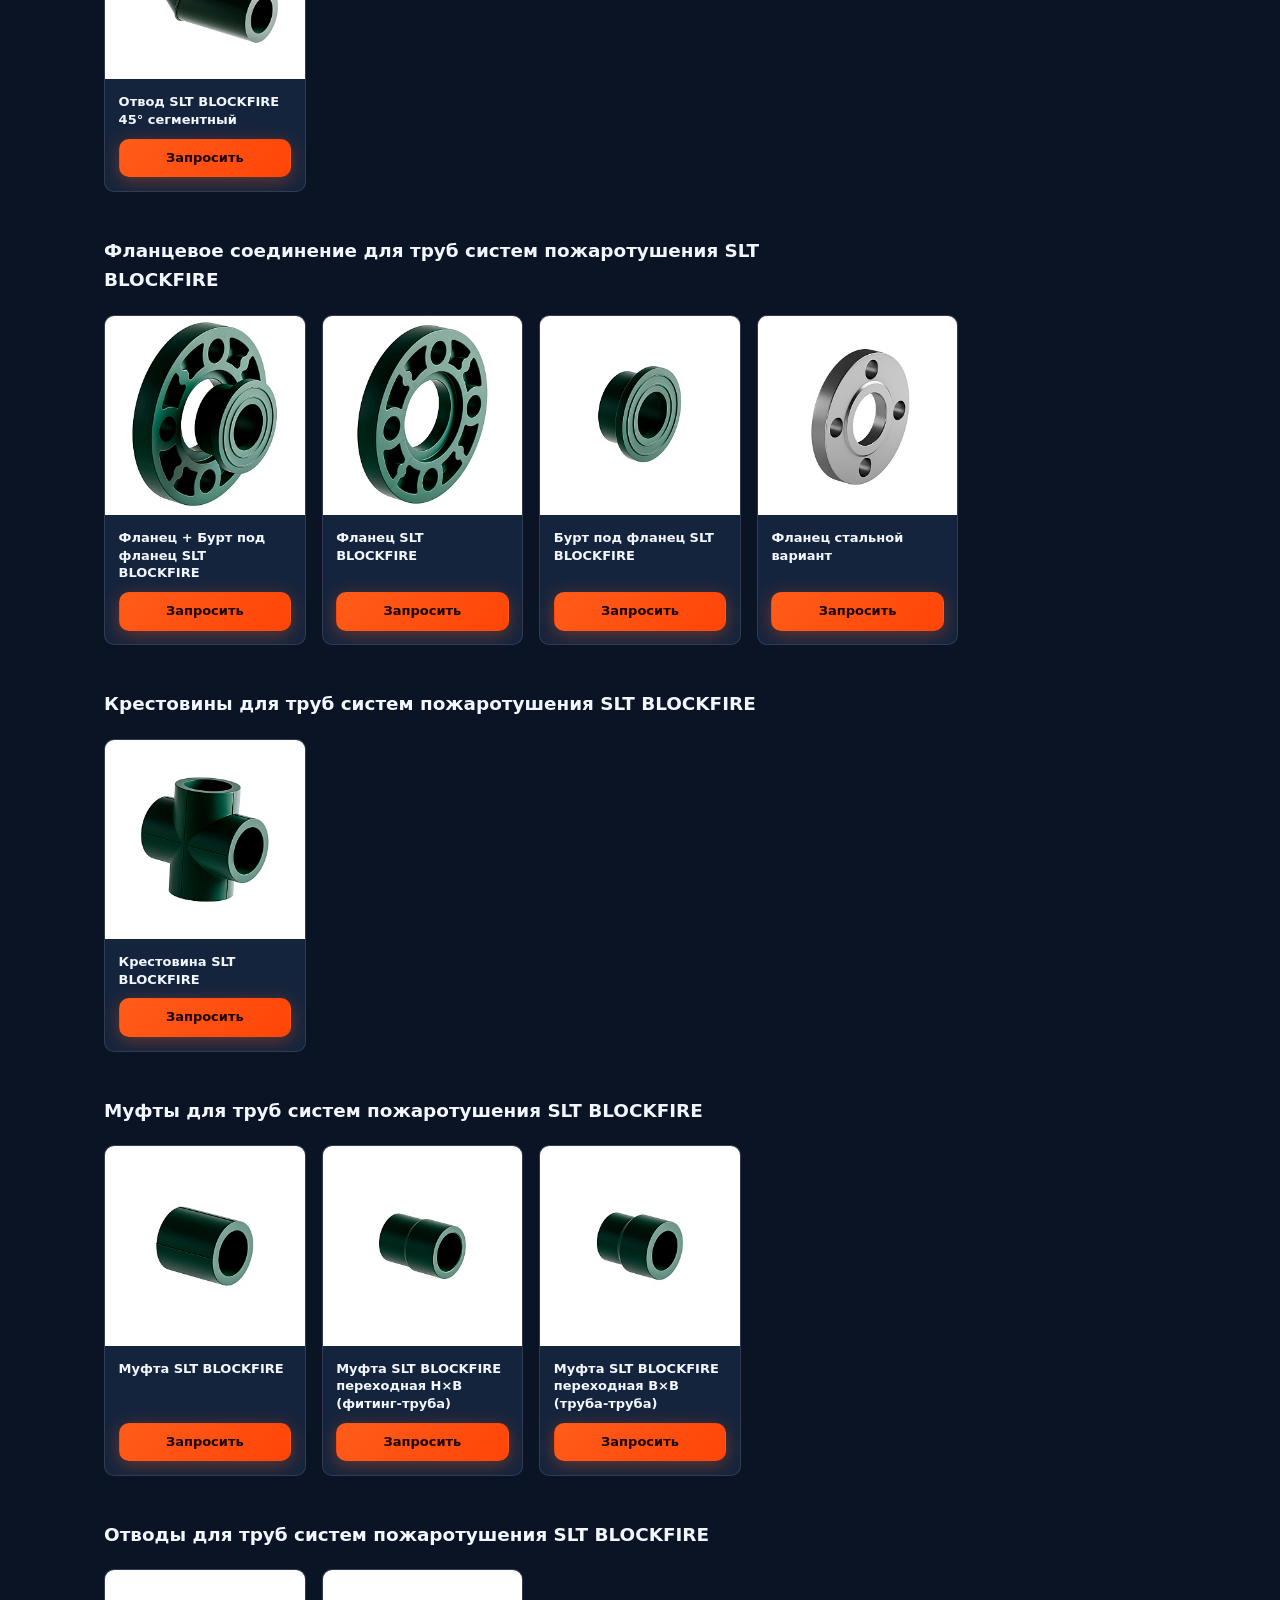
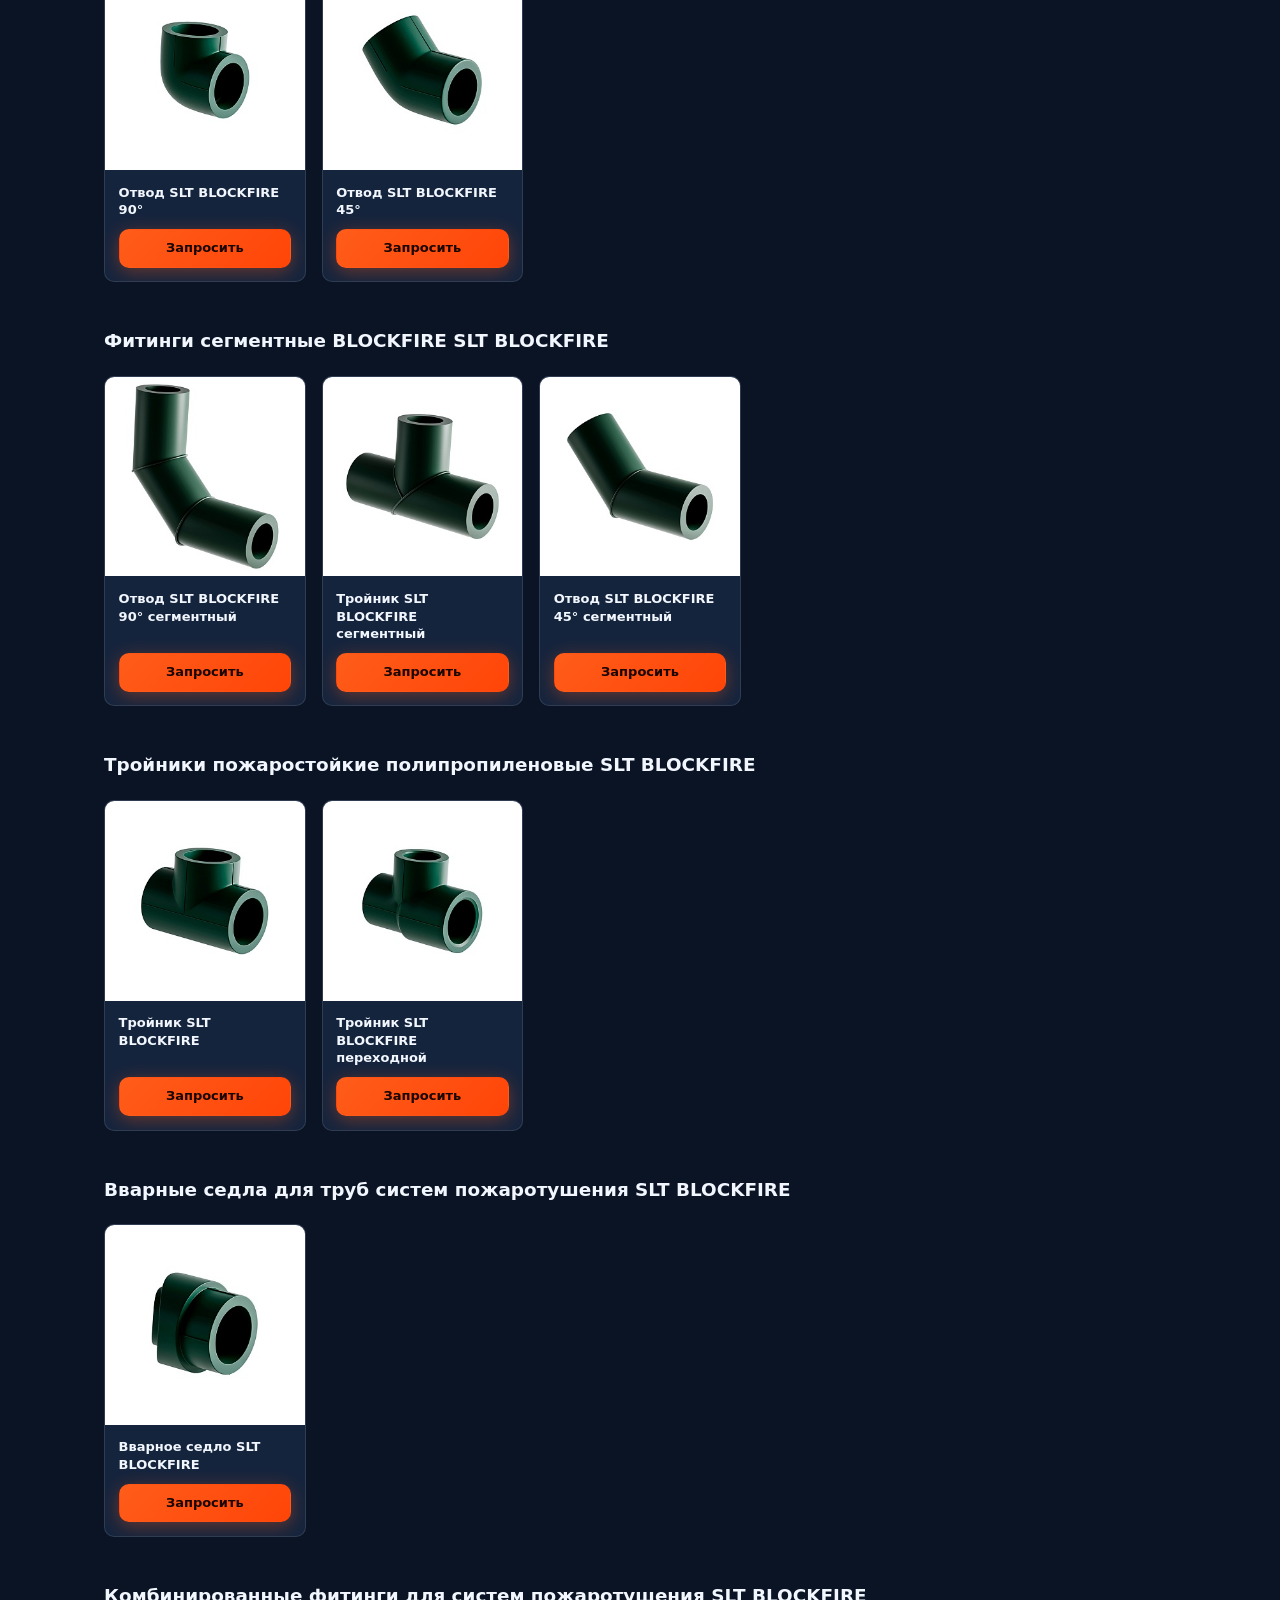
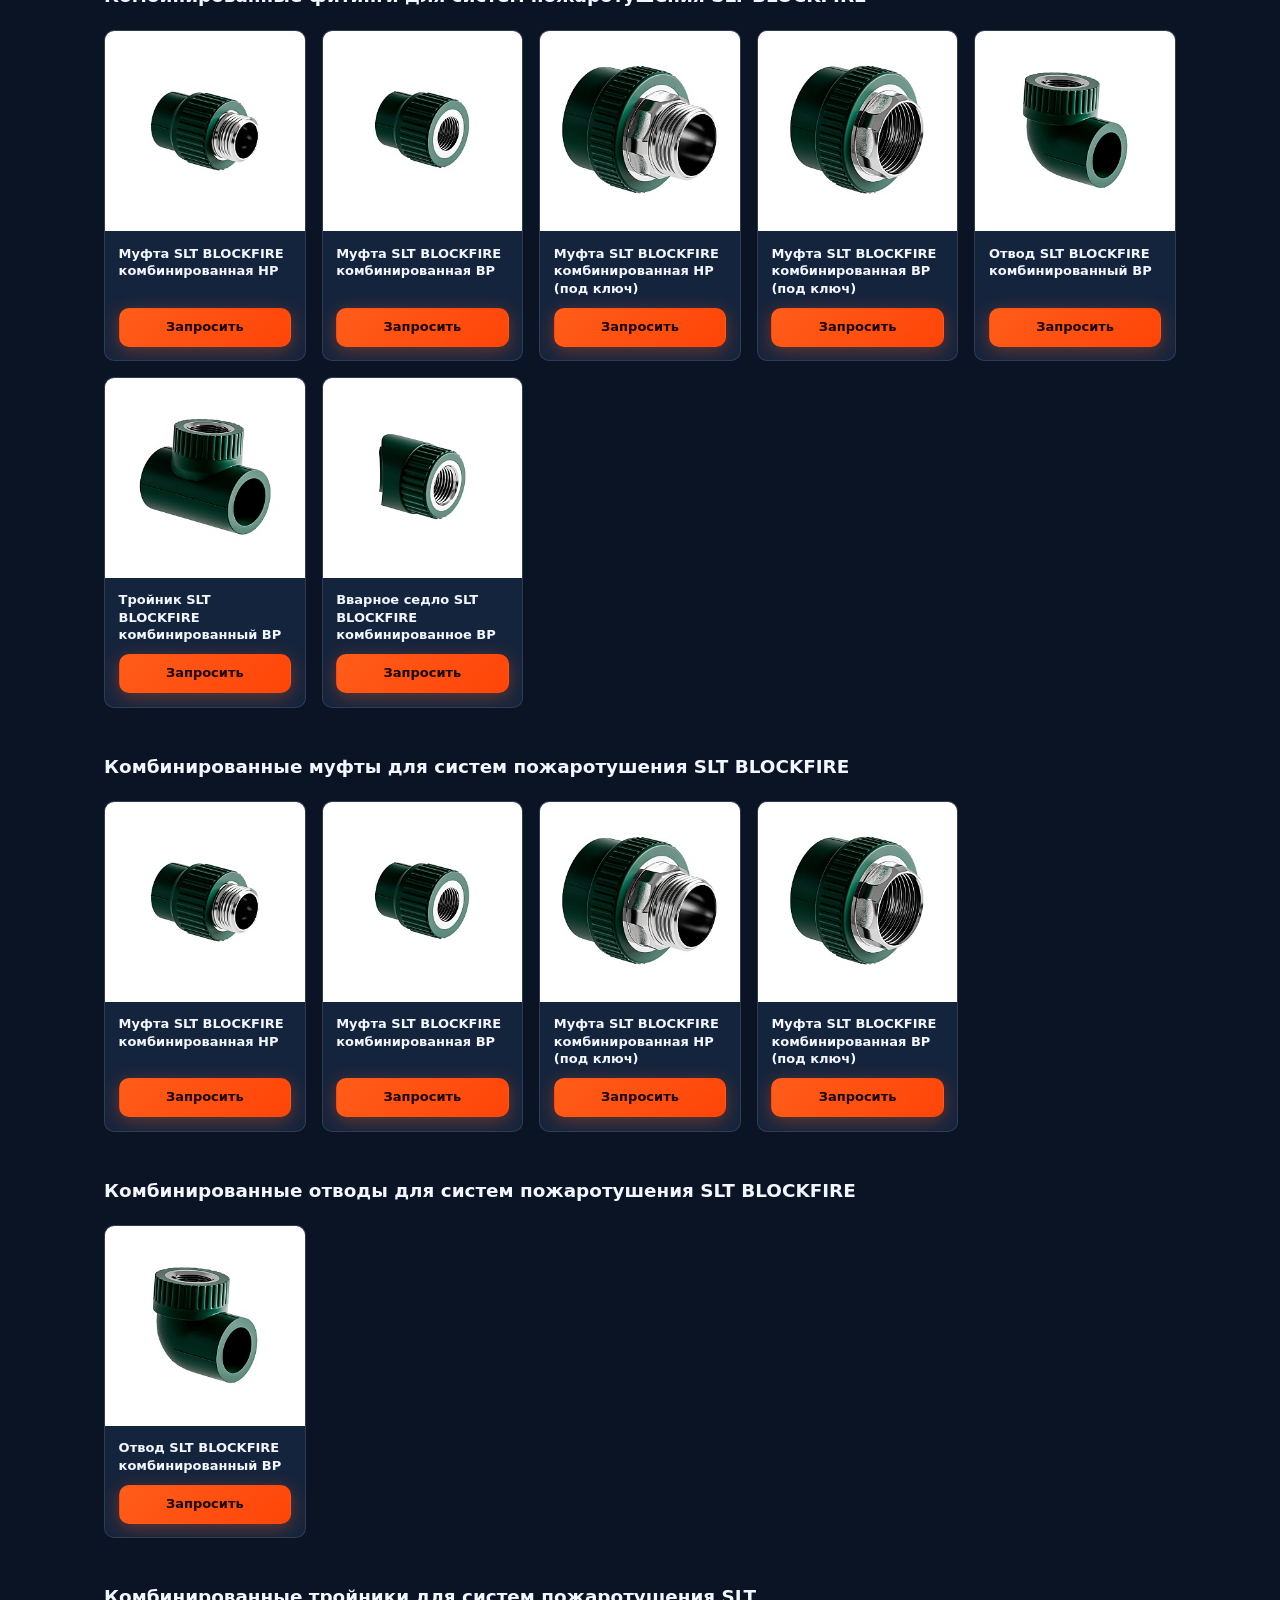
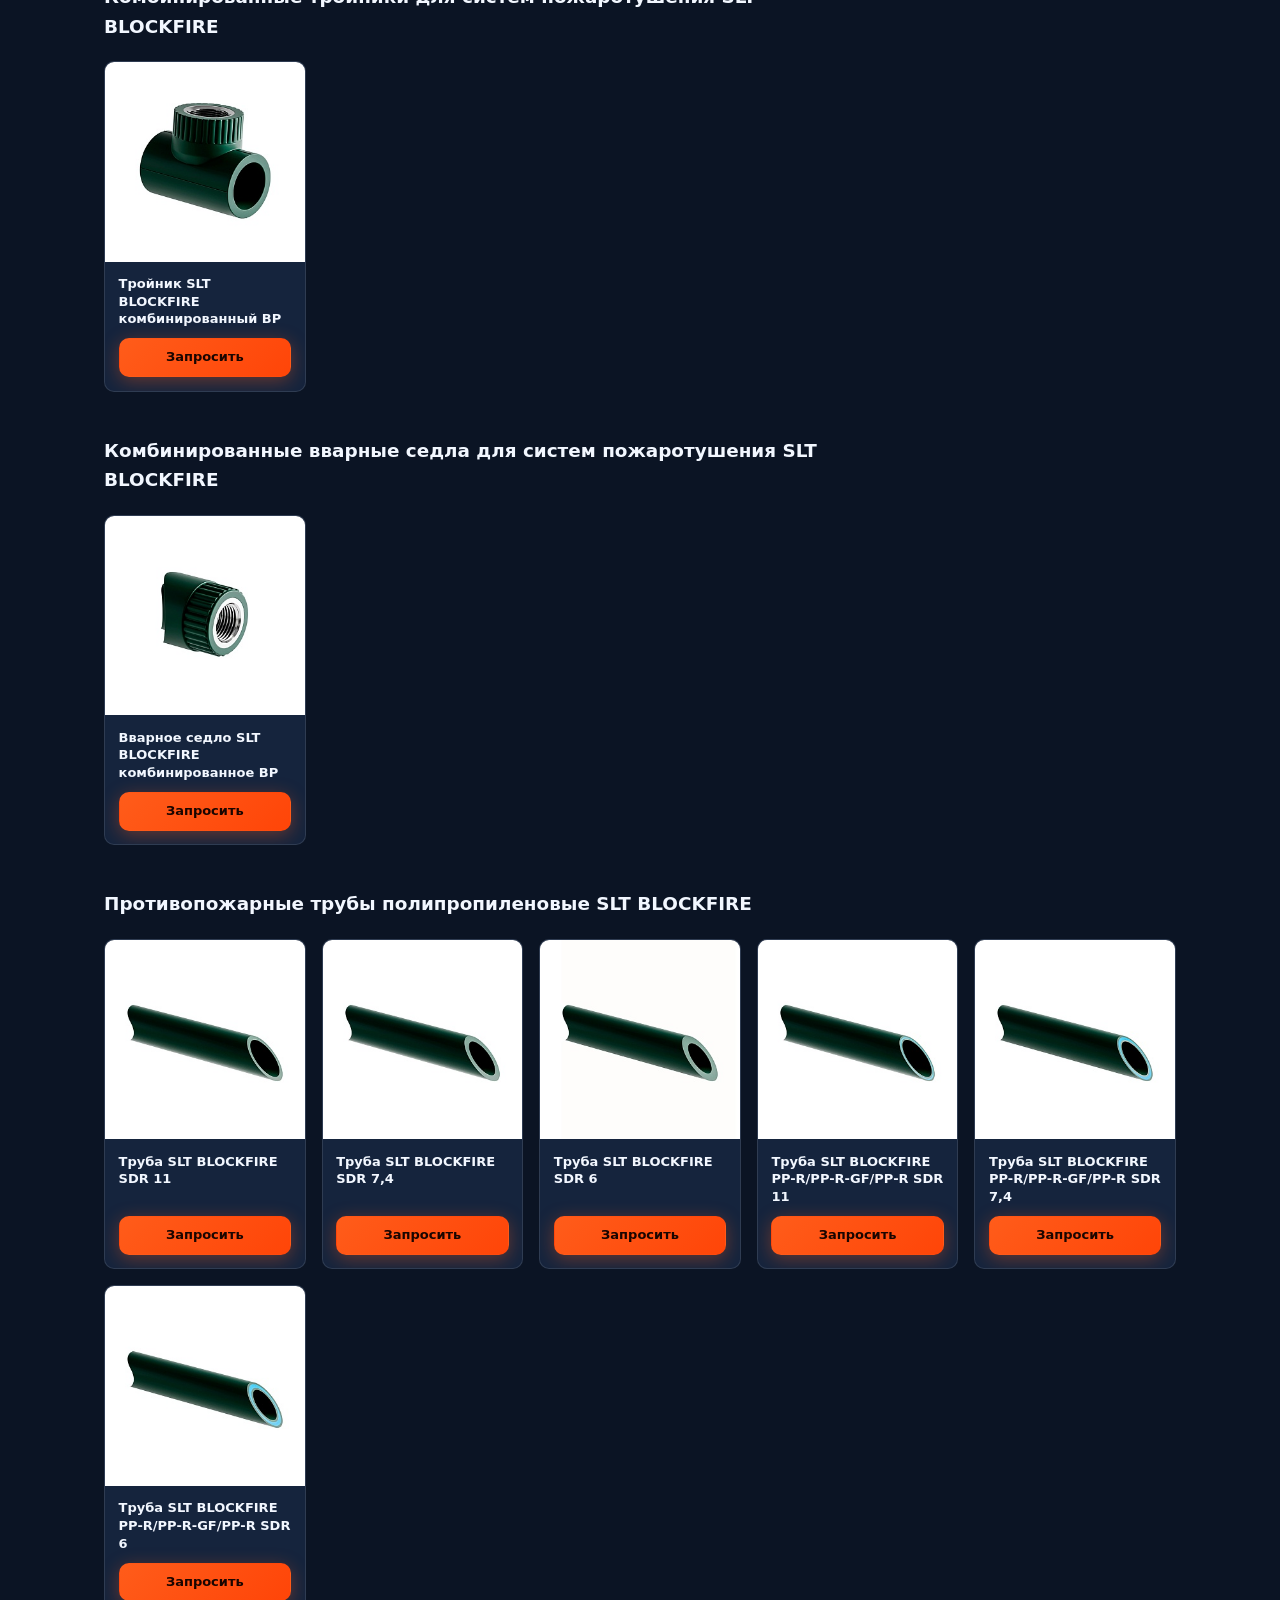
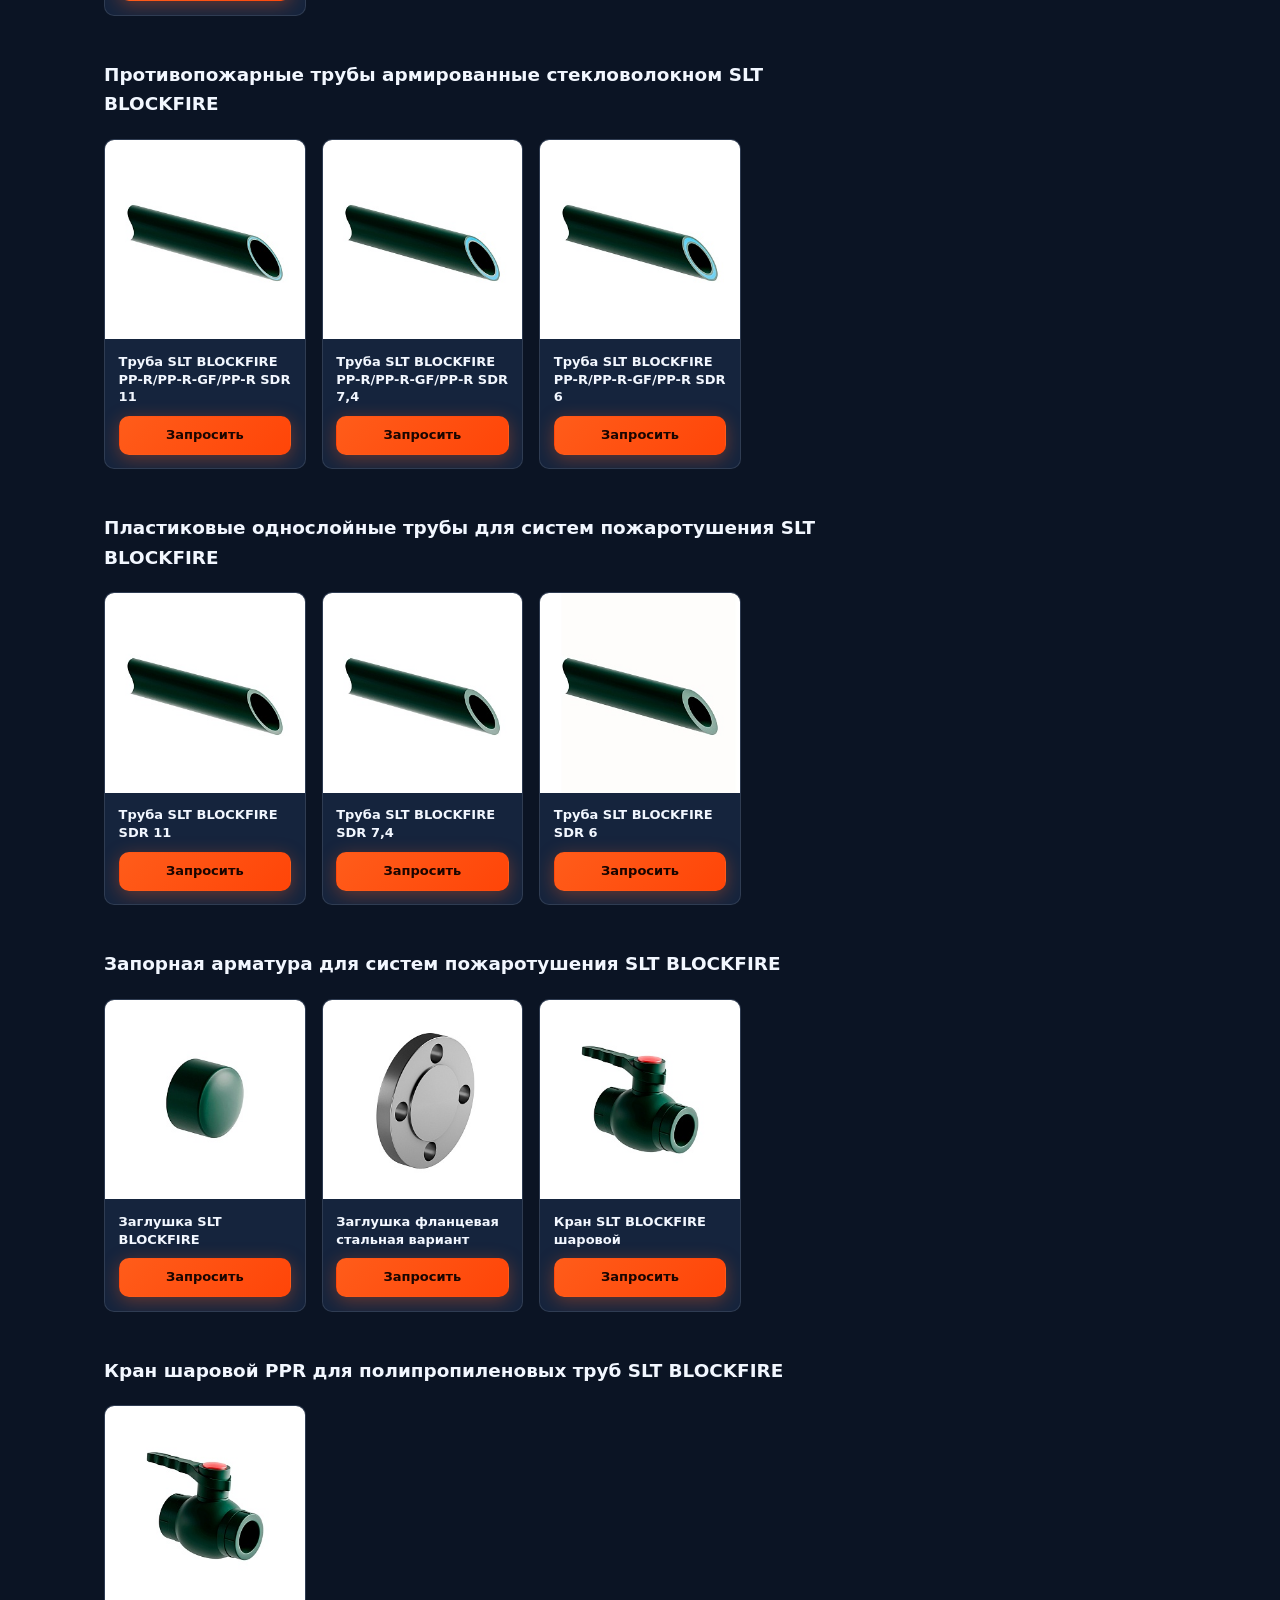
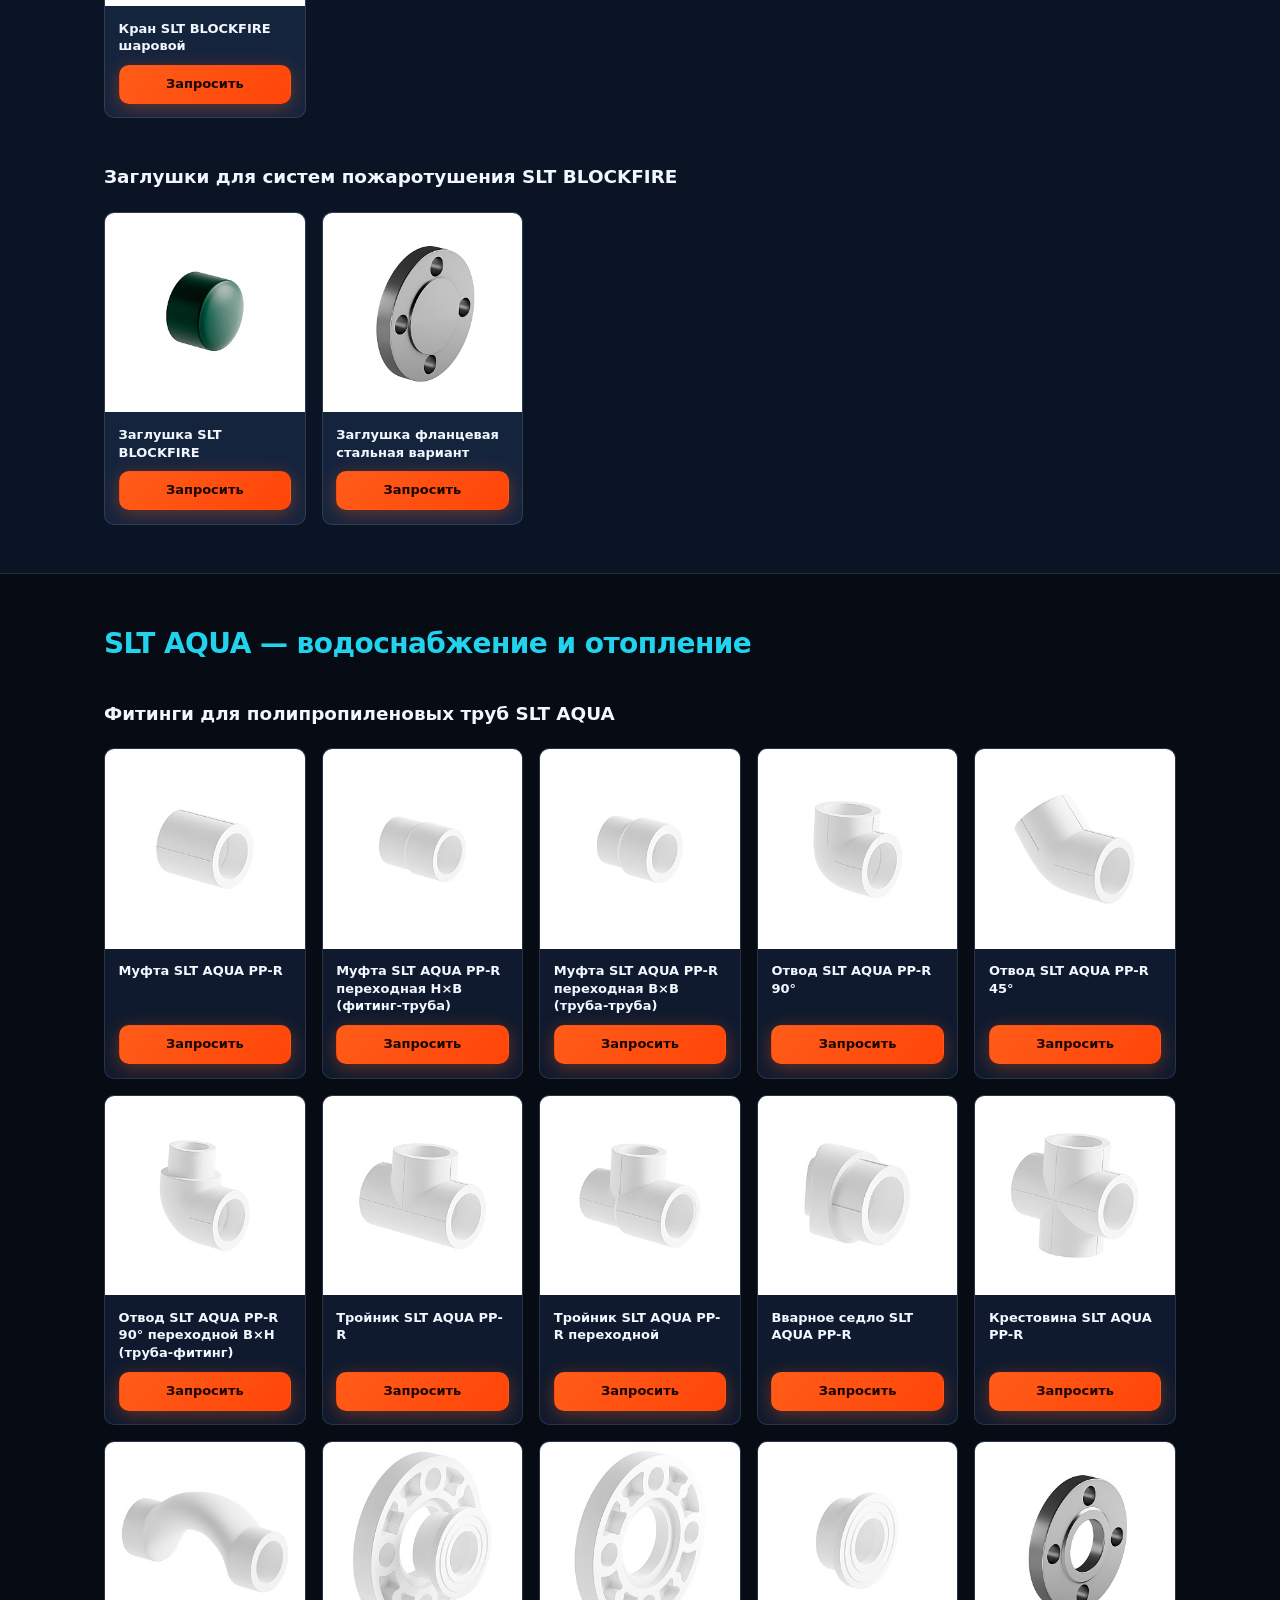
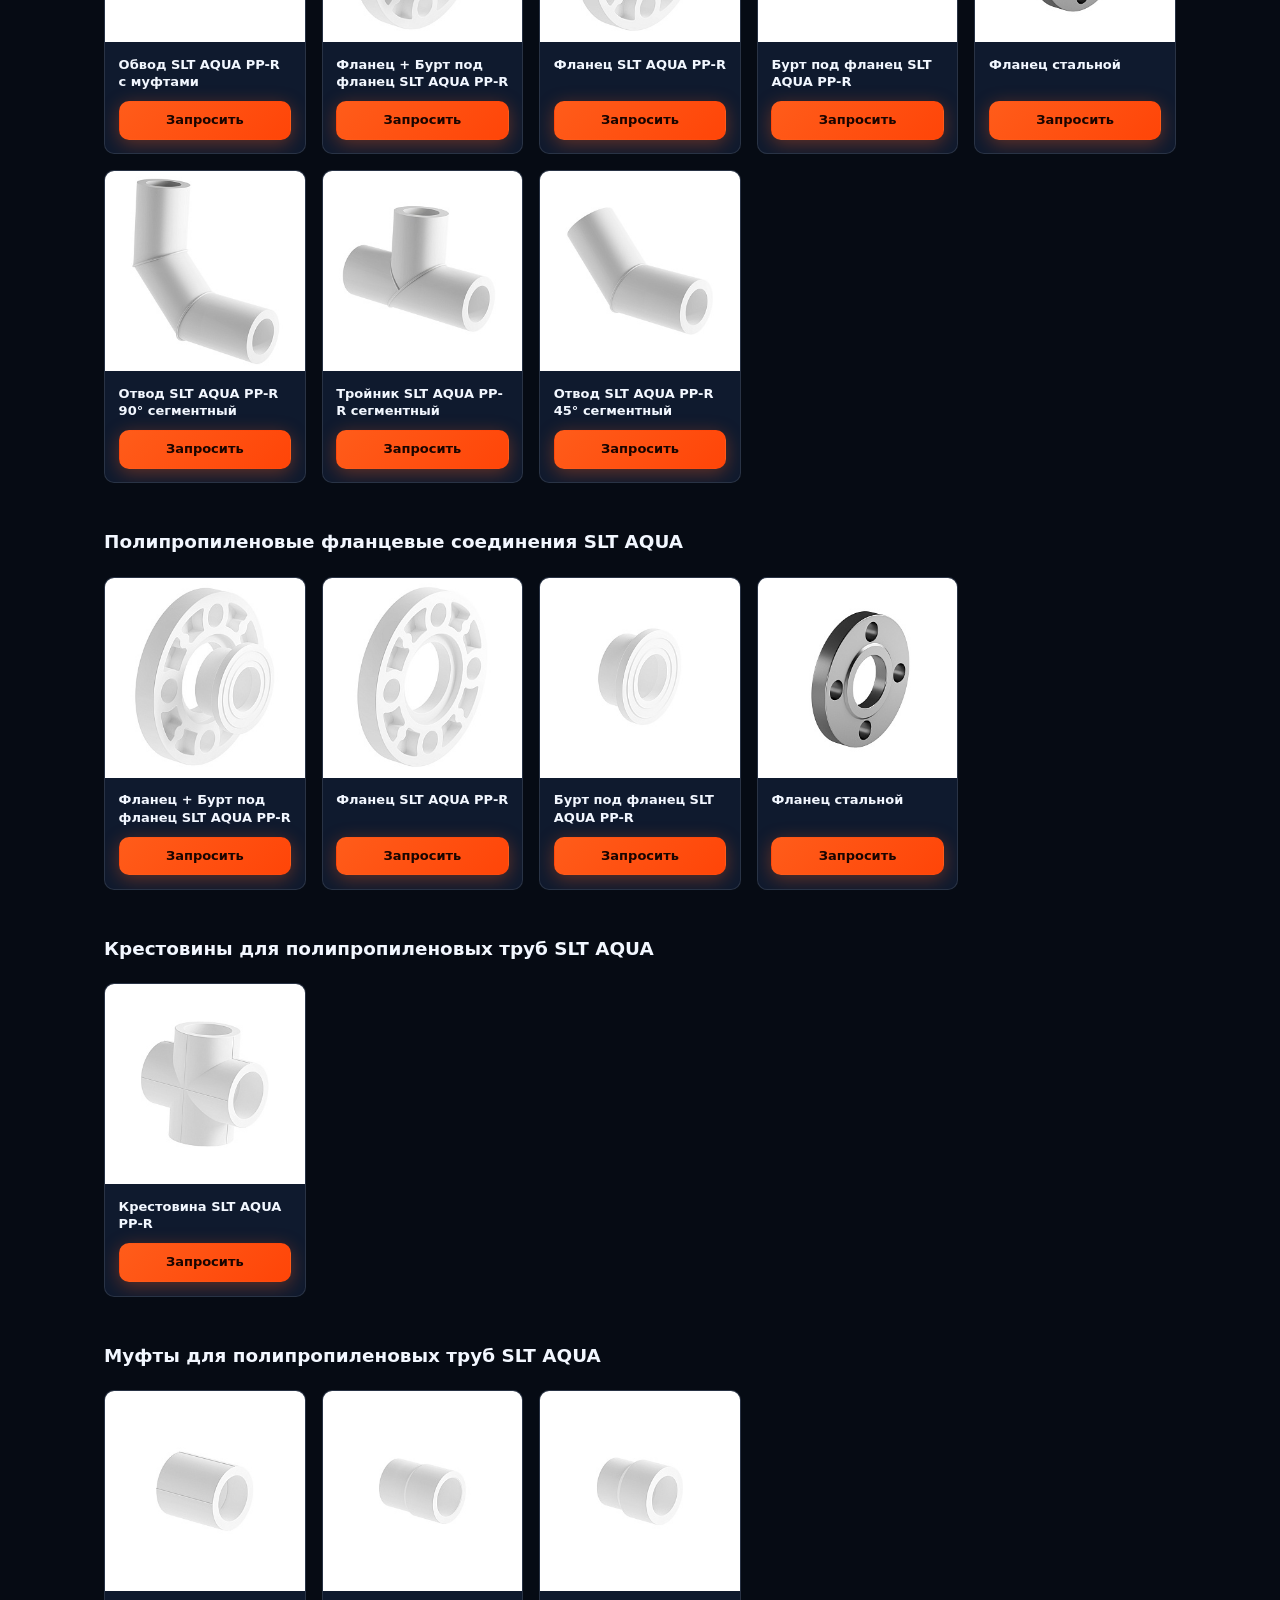
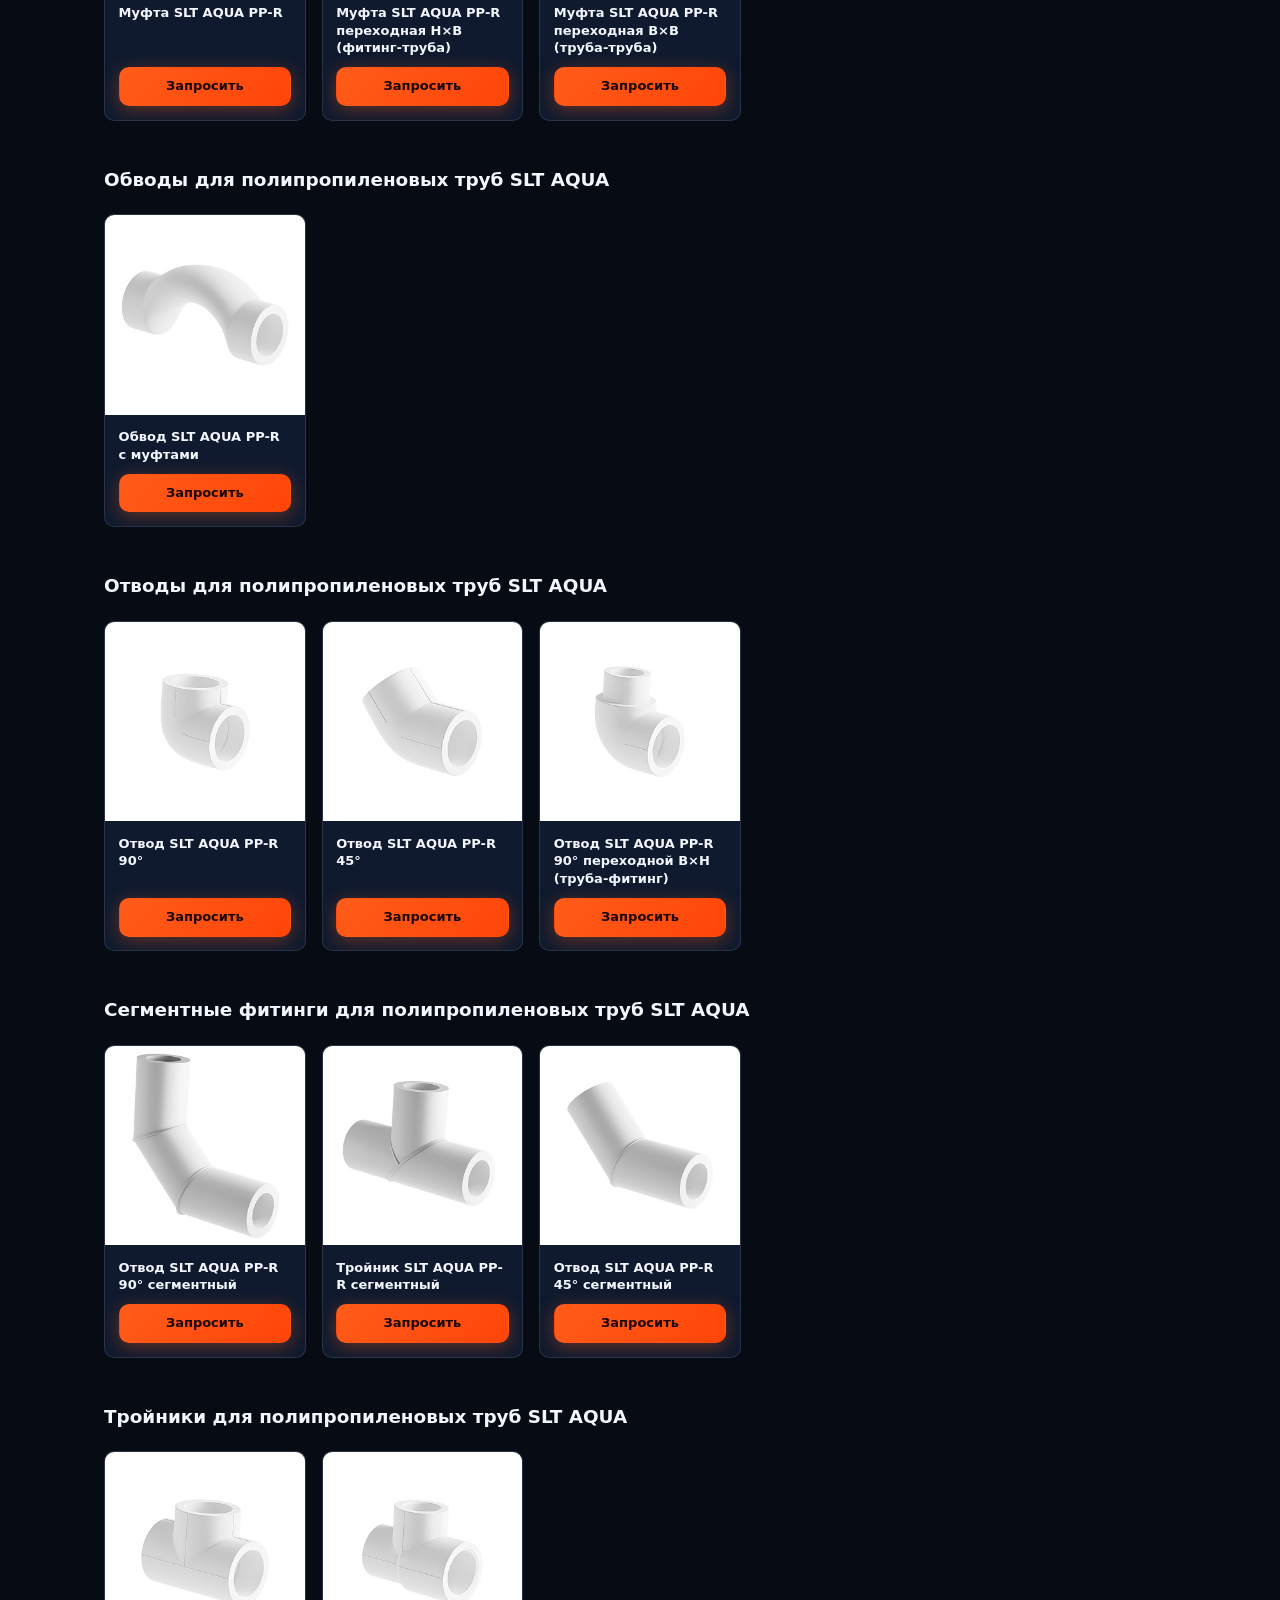
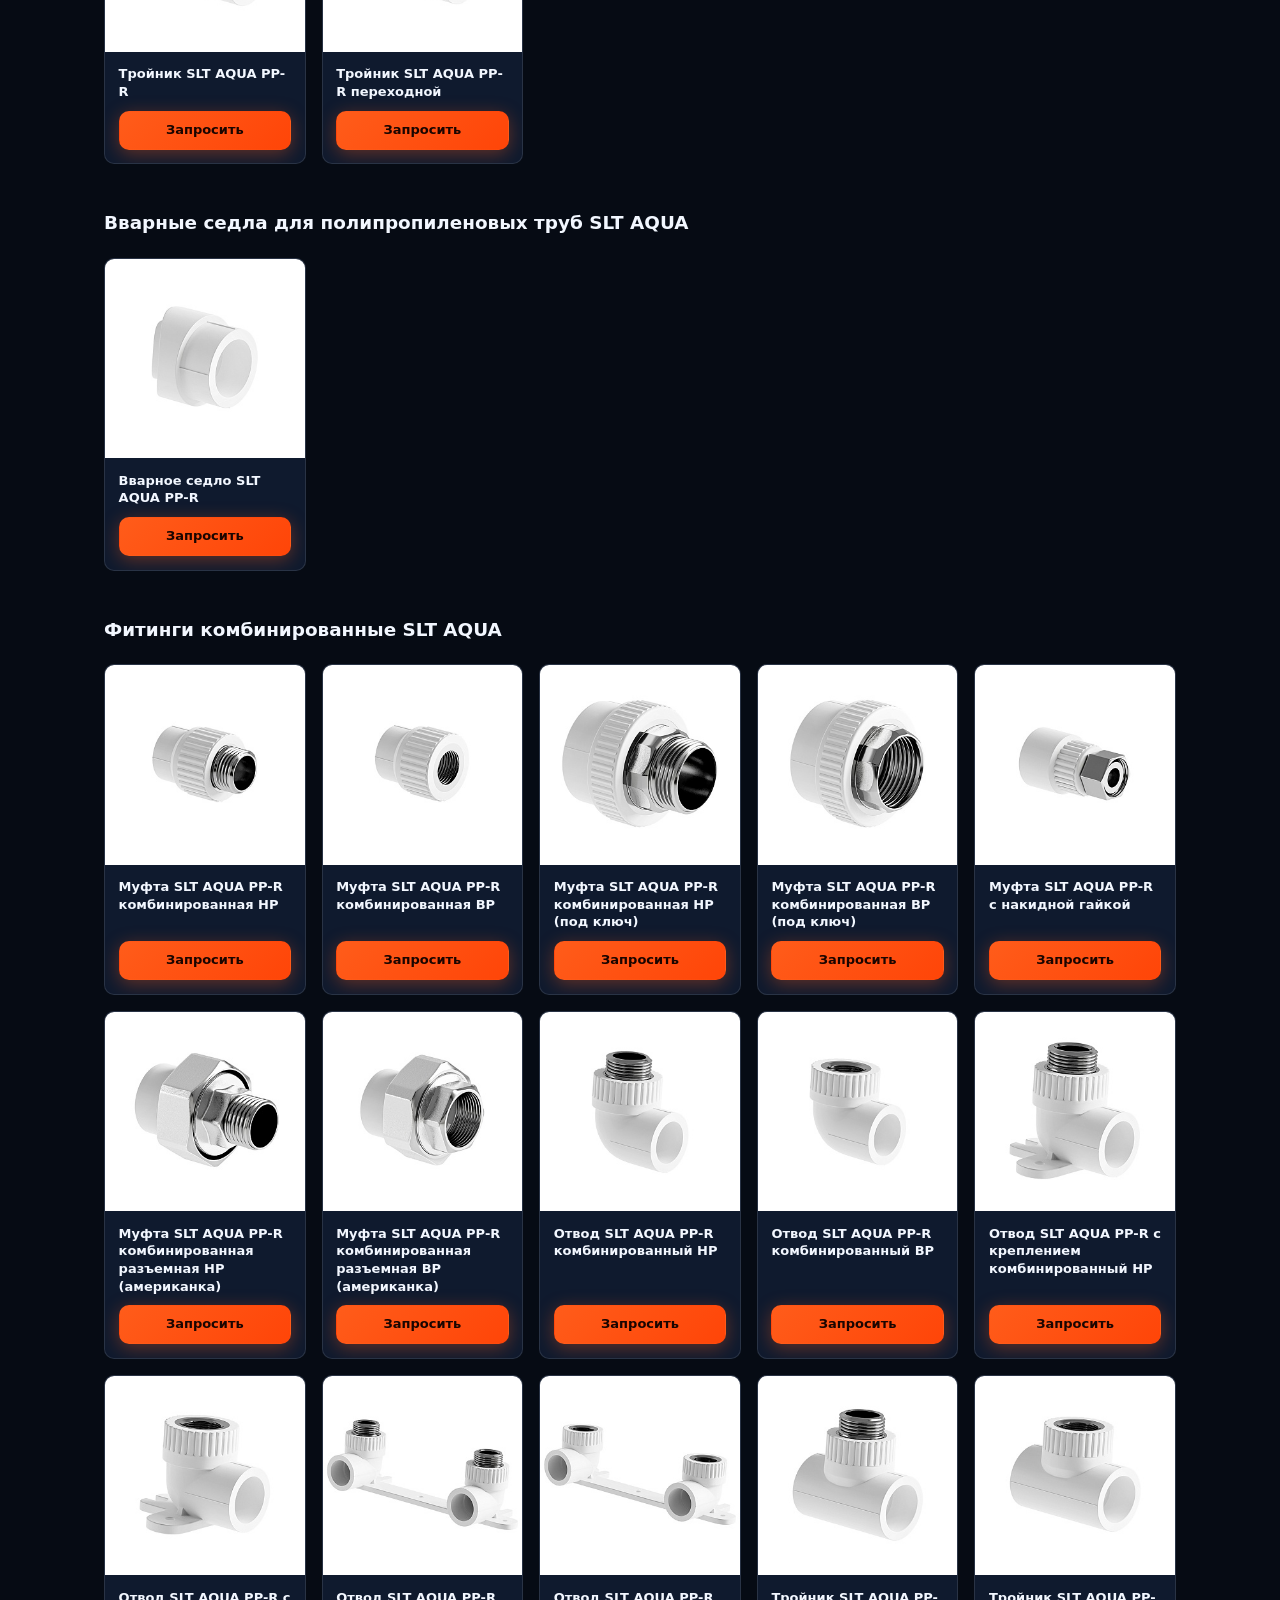
<file: catalog.html>
<!DOCTYPE html>
<html lang="ru">
<head>
  <meta charset="UTF-8" />
  <meta name="viewport" content="width=device-width, initial-scale=1, viewport-fit=cover" />
  <meta name="theme-color" content="#060b14" />
  <title>Каталог | SLT-Узел Тольятти — трубы и фитинги СЛТ Аква</title>
  <meta name="description" content="Полный каталог SLT BLOCKFIRE, AQUA, AQUASEPT и других линеек завода СЛТ Аква. SLT-Узел Тольятти — прайс и поставка." />
  <link rel="icon" href="favicon.svg" type="image/svg+xml" sizes="any" />
  <link rel="apple-touch-icon" href="favicon.svg" />
  <link rel="manifest" href="site.webmanifest" />
  <link rel="canonical" href="https://slt-uzel-tlt.netlify.app/catalog.html" />
  <meta property="og:type" content="website" />
  <meta property="og:url" content="https://slt-uzel-tlt.netlify.app/catalog.html" />
  <meta property="og:site_name" content="SLT-Узел Тольятти" />
  <meta property="og:title" content="Каталог СЛТ Аква | SLT-Узел Тольятти" />
  <meta property="og:description" content="Трубы, фитинги и арматура завода СЛТ Аква — все линейки на одном сайте." />
  <link rel="stylesheet" href="styles.css" />
</head>
<body>
<a class="skip-link" href="#catalog-main">К каталогу</a>
<div id="top" class="anchor-page-top" tabindex="-1" aria-hidden="true"></div>
<div class="site-head">
  <div class="container site-head__shell">
    <div class="site-head__bar">
      <div class="site-head__bg" aria-hidden="true"></div>
      <a class="logo" href="index.html" aria-label="SLT-Узел Тольятти — на главную">
        <span class="logo-icon" aria-hidden="true">
          <svg class="logo-svg" viewBox="0 0 48 48" xmlns="http://www.w3.org/2000/svg" aria-hidden="true">
            <defs>
              <linearGradient id="logo-grad-pipe-cat" x1="10" y1="10" x2="38" y2="38" gradientUnits="userSpaceOnUse">
                <stop stop-color="#ff7a35" />
                <stop offset="1" stop-color="#22d3ee" />
              </linearGradient>
              <linearGradient id="logo-grad-shine-cat" x1="24" y1="14" x2="24" y2="34" gradientUnits="userSpaceOnUse">
                <stop stop-color="#ffffff" stop-opacity="0.22" />
                <stop offset="1" stop-color="#ffffff" stop-opacity="0" />
              </linearGradient>
            </defs>
            <rect x="3" y="3" width="42" height="42" rx="13" fill="#15243d" stroke="url(#logo-grad-pipe-cat)" stroke-width="1.5" />
            <path
              d="M11 23.5h26M24 23.5v15.5"
              stroke="url(#logo-grad-pipe-cat)"
              stroke-width="5"
              stroke-linecap="round"
              stroke-linejoin="round"
            />
            <path
              d="M11 22.5h26M24 22.5v15.5"
              stroke="url(#logo-grad-shine-cat)"
              stroke-width="2"
              stroke-linecap="round"
              stroke-linejoin="round"
            />
            <circle cx="24" cy="23.5" r="8" fill="#0b1424" stroke="url(#logo-grad-pipe-cat)" stroke-width="2" />
            <circle cx="24" cy="23.5" r="3.2" fill="#ff5c1a" />
          </svg>
        </span>
        <span class="logo-text-stack">
          <span class="logo-text-line1">SLT-<strong>Узел</strong></span>
          <span class="logo-text-line2">каталог</span>
        </span>
      </a>
      <button type="button" class="nav-toggle" aria-expanded="false" aria-controls="cat-nav" aria-label="Меню">
        <span></span><span></span><span></span>
      </button>
      <div class="header-contact">
        <a class="tel" href="tel:+79278972233">+7 927 897-22-33</a>
        <a class="btn btn-sm btn-ghost" href="https://wa.me/79278972233" target="_blank" rel="noopener noreferrer">WhatsApp</a>
      </div>
    </div>
    <nav class="site-nav" id="cat-nav" aria-label="Каталог">
      <a href="index.html#lead">Заявка / прайс</a>
      <a href="index.html#contacts">Контакты</a>
      <a href="#cat-blockfire">SLT BLOCKFIRE</a>
      <a href="#cat-slt-aqua">SLT AQUA</a>
      <a href="#cat-slt-aquasept">AQUASEPT</a>
      <a href="#cat-slt-pe-rt">PE-RT</a>
      <a href="#cat-instrumenty">Инструменты</a>
    </nav>
  </div>
</div>
<main id="catalog-main" class="catalog-page-wrap">
  <section class="section section-tight catalog-hero">
    <div class="container">
      <h1 class="catalog-page-title">Каталог продукции завода СЛТ Аква</h1>
      <p class="muted catalog-page-lead">Все разделы и позиции собраны здесь. Уточнить наличие, диаметры и цену — <a href="index.html#lead">оставьте заявку</a> или <a href="index.html#contacts">позвоните</a>.</p>
    </div>
  </section>
  <div class="catalog-group" id="cat-blockfire">
    <div class="container">
      <h2 class="catalog-group-title">SLT BLOCKFIRE — пожаротушение, ВПВ</h2>
      <section class="catalog-section" id="catalog-slt-blockfire-fitingi" aria-labelledby="title-catalog-slt-blockfire-fitingi">
        <h3 class="catalog-section-title" id="title-catalog-slt-blockfire-fitingi">Фитинги полипропиленовые для пожаротушения
 SLT BLOCKFIRE</h3>
        <div class="catalog-grid" role="list">
          <article class="catalog-item" role="listitem">
            <div class="catalog-item-media"><img src="images/catalog/6_MUFTA_SLT_AQUA_PP_R_1.jpg" alt="Муфта SLT BLOCKFIRE" width="313" height="313" loading="lazy" decoding="async" /></div>
            <div class="catalog-item-body">
              <div class="catalog-item-name">Муфта SLT BLOCKFIRE</div>
              <a class="btn btn-sm btn-primary catalog-item-cta" href="index.html#lead">Запросить</a>
            </div>
          </article>
          <article class="catalog-item" role="listitem">
            <div class="catalog-item-media"><img src="images/catalog/7_MUFTA_SLT_AQUA_PP_R_PEREKHODNAYA_H_B_1.jpg" alt="Муфта SLT BLOCKFIRE переходная Н&#215;В (фитинг-труба)" width="313" height="313" loading="lazy" decoding="async" /></div>
            <div class="catalog-item-body">
              <div class="catalog-item-name">Муфта SLT BLOCKFIRE переходная Н&#215;В (фитинг-труба)</div>
              <a class="btn btn-sm btn-primary catalog-item-cta" href="index.html#lead">Запросить</a>
            </div>
          </article>
          <article class="catalog-item" role="listitem">
            <div class="catalog-item-media"><img src="images/catalog/8_MUFTA_SLT_AQUA_PP_R_PEREKHODNAYA_B_B_1.jpg" alt="Муфта SLT BLOCKFIRE  переходная В&#215;В (труба-труба)" width="313" height="313" loading="lazy" decoding="async" /></div>
            <div class="catalog-item-body">
              <div class="catalog-item-name">Муфта SLT BLOCKFIRE  переходная В&#215;В (труба-труба)</div>
              <a class="btn btn-sm btn-primary catalog-item-cta" href="index.html#lead">Запросить</a>
            </div>
          </article>
          <article class="catalog-item" role="listitem">
            <div class="catalog-item-media"><img src="images/catalog/10_OTVOD_SLT_AQUA_PP_R_90__1.jpg" alt="Отвод SLT BLOCKFIRE  90&#176;" width="313" height="313" loading="lazy" decoding="async" /></div>
            <div class="catalog-item-body">
              <div class="catalog-item-name">Отвод SLT BLOCKFIRE  90&#176;</div>
              <a class="btn btn-sm btn-primary catalog-item-cta" href="index.html#lead">Запросить</a>
            </div>
          </article>
          <article class="catalog-item" role="listitem">
            <div class="catalog-item-media"><img src="images/catalog/9_OTVOD_SLT_AQUA_PP_R_45__1.jpg" alt="Отвод SLT BLOCKFIRE 45&#176;" width="313" height="313" loading="lazy" decoding="async" /></div>
            <div class="catalog-item-body">
              <div class="catalog-item-name">Отвод SLT BLOCKFIRE 45&#176;</div>
              <a class="btn btn-sm btn-primary catalog-item-cta" href="index.html#lead">Запросить</a>
            </div>
          </article>
          <article class="catalog-item" role="listitem">
            <div class="catalog-item-media"><img src="images/catalog/12_TROYNIK_SLT_AQUA_PP_R_1.jpg" alt="Тройник SLT BLOCKFIRE" width="313" height="313" loading="lazy" decoding="async" /></div>
            <div class="catalog-item-body">
              <div class="catalog-item-name">Тройник SLT BLOCKFIRE</div>
              <a class="btn btn-sm btn-primary catalog-item-cta" href="index.html#lead">Запросить</a>
            </div>
          </article>
          <article class="catalog-item" role="listitem">
            <div class="catalog-item-media"><img src="images/catalog/14_TROYNIK_SLT_AQUA_PP_R_PEREKHODNOY_1.jpg" alt="Тройник SLT BLOCKFIRE  переходной" width="313" height="313" loading="lazy" decoding="async" /></div>
            <div class="catalog-item-body">
              <div class="catalog-item-name">Тройник SLT BLOCKFIRE  переходной</div>
              <a class="btn btn-sm btn-primary catalog-item-cta" href="index.html#lead">Запросить</a>
            </div>
          </article>
          <article class="catalog-item" role="listitem">
            <div class="catalog-item-media"><img src="images/catalog/44_Sedlo_63_32_1.jpg" alt="Вварное седло SLT BLOCKFIRE" width="313" height="313" loading="lazy" decoding="async" /></div>
            <div class="catalog-item-body">
              <div class="catalog-item-name">Вварное седло SLT BLOCKFIRE</div>
              <a class="btn btn-sm btn-primary catalog-item-cta" href="index.html#lead">Запросить</a>
            </div>
          </article>
          <article class="catalog-item" role="listitem">
            <div class="catalog-item-media"><img src="images/catalog/13_KRESTOVINA_SLT_AQUA_PP_R_1.jpg" alt="Крестовина SLT BLOCKFIRE" width="313" height="313" loading="lazy" decoding="async" /></div>
            <div class="catalog-item-body">
              <div class="catalog-item-name">Крестовина SLT BLOCKFIRE</div>
              <a class="btn btn-sm btn-primary catalog-item-cta" href="index.html#lead">Запросить</a>
            </div>
          </article>
          <article class="catalog-item" role="listitem">
            <div class="catalog-item-media"><img src="images/catalog/17_FLANETS_BURT_SLT_AQUA_PP_R_1.jpg" alt="Фланец + Бурт под фланец SLT BLOCKFIRE" width="313" height="313" loading="lazy" decoding="async" /></div>
            <div class="catalog-item-body">
              <div class="catalog-item-name">Фланец + Бурт под фланец SLT BLOCKFIRE</div>
              <a class="btn btn-sm btn-primary catalog-item-cta" href="index.html#lead">Запросить</a>
            </div>
          </article>
          <article class="catalog-item" role="listitem">
            <div class="catalog-item-media"><img src="images/catalog/17_2_FLANETS_SLT_AQUA_PP_R_1.jpg" alt="Фланец SLT BLOCKFIRE" width="313" height="313" loading="lazy" decoding="async" /></div>
            <div class="catalog-item-body">
              <div class="catalog-item-name">Фланец SLT BLOCKFIRE</div>
              <a class="btn btn-sm btn-primary catalog-item-cta" href="index.html#lead">Запросить</a>
            </div>
          </article>
          <article class="catalog-item" role="listitem">
            <div class="catalog-item-media"><img src="images/catalog/16_BURT_SLT_AQUA_PP_R_POD_FLANETS_1.jpg" alt="Бурт под фланец SLT BLOCKFIRE" width="313" height="313" loading="lazy" decoding="async" /></div>
            <div class="catalog-item-body">
              <div class="catalog-item-name">Бурт под фланец SLT BLOCKFIRE</div>
              <a class="btn btn-sm btn-primary catalog-item-cta" href="index.html#lead">Запросить</a>
            </div>
          </article>
          <article class="catalog-item" role="listitem">
            <div class="catalog-item-media"><img src="images/catalog/Flanets_stalnoy.jpg" alt="Фланец стальной вариант" width="313" height="313" loading="lazy" decoding="async" /></div>
            <div class="catalog-item-body">
              <div class="catalog-item-name">Фланец стальной вариант</div>
              <a class="btn btn-sm btn-primary catalog-item-cta" href="index.html#lead">Запросить</a>
            </div>
          </article>
          <article class="catalog-item" role="listitem">
            <div class="catalog-item-media"><img src="images/catalog/26_Otvod_SLT_BLOCKFIRE_PP_R_90_sektsionnyy_.jpg" alt="Отвод SLT BLOCKFIRE  90&#176; сегментный" width="313" height="313" loading="lazy" decoding="async" /></div>
            <div class="catalog-item-body">
              <div class="catalog-item-name">Отвод SLT BLOCKFIRE  90&#176; сегментный</div>
              <a class="btn btn-sm btn-primary catalog-item-cta" href="index.html#lead">Запросить</a>
            </div>
          </article>
          <article class="catalog-item" role="listitem">
            <div class="catalog-item-media"><img src="images/catalog/Troynik_SLT_BLOCKFIRE_PP_R_sektsionnyy_.jpg" alt="Тройник SLT BLOCKFIRE сегментный" width="313" height="313" loading="lazy" decoding="async" /></div>
            <div class="catalog-item-body">
              <div class="catalog-item-name">Тройник SLT BLOCKFIRE сегментный</div>
              <a class="btn btn-sm btn-primary catalog-item-cta" href="index.html#lead">Запросить</a>
            </div>
          </article>
          <article class="catalog-item" role="listitem">
            <div class="catalog-item-media"><img src="images/catalog/25_Otvod_SLT_BLOCKFIRE_PP_R_45_sektsionnyy_.jpg" alt="Отвод SLT BLOCKFIRE 45&#176; сегментный" width="313" height="313" loading="lazy" decoding="async" /></div>
            <div class="catalog-item-body">
              <div class="catalog-item-name">Отвод SLT BLOCKFIRE 45&#176; сегментный</div>
              <a class="btn btn-sm btn-primary catalog-item-cta" href="index.html#lead">Запросить</a>
            </div>
          </article>
        </div>
      </section>
      <section class="catalog-section" id="catalog-slt-blockfire-fitingi-flantsevoe-soedinenie2" aria-labelledby="title-catalog-slt-blockfire-fitingi-flantsevoe-soedinenie2">
        <h3 class="catalog-section-title" id="title-catalog-slt-blockfire-fitingi-flantsevoe-soedinenie2">Фланцевое соединение для труб систем пожаротушения SLT BLOCKFIRE</h3>
        <div class="catalog-grid" role="list">
          <article class="catalog-item" role="listitem">
            <div class="catalog-item-media"><img src="images/catalog/17_FLANETS_BURT_SLT_AQUA_PP_R_1.jpg" alt="Фланец + Бурт под фланец SLT BLOCKFIRE" width="313" height="313" loading="lazy" decoding="async" /></div>
            <div class="catalog-item-body">
              <div class="catalog-item-name">Фланец + Бурт под фланец SLT BLOCKFIRE</div>
              <a class="btn btn-sm btn-primary catalog-item-cta" href="index.html#lead">Запросить</a>
            </div>
          </article>
          <article class="catalog-item" role="listitem">
            <div class="catalog-item-media"><img src="images/catalog/17_2_FLANETS_SLT_AQUA_PP_R_1.jpg" alt="Фланец SLT BLOCKFIRE" width="313" height="313" loading="lazy" decoding="async" /></div>
            <div class="catalog-item-body">
              <div class="catalog-item-name">Фланец SLT BLOCKFIRE</div>
              <a class="btn btn-sm btn-primary catalog-item-cta" href="index.html#lead">Запросить</a>
            </div>
          </article>
          <article class="catalog-item" role="listitem">
            <div class="catalog-item-media"><img src="images/catalog/16_BURT_SLT_AQUA_PP_R_POD_FLANETS_1.jpg" alt="Бурт под фланец SLT BLOCKFIRE" width="313" height="313" loading="lazy" decoding="async" /></div>
            <div class="catalog-item-body">
              <div class="catalog-item-name">Бурт под фланец SLT BLOCKFIRE</div>
              <a class="btn btn-sm btn-primary catalog-item-cta" href="index.html#lead">Запросить</a>
            </div>
          </article>
          <article class="catalog-item" role="listitem">
            <div class="catalog-item-media"><img src="images/catalog/Flanets_stalnoy.jpg" alt="Фланец стальной вариант" width="313" height="313" loading="lazy" decoding="async" /></div>
            <div class="catalog-item-body">
              <div class="catalog-item-name">Фланец стальной вариант</div>
              <a class="btn btn-sm btn-primary catalog-item-cta" href="index.html#lead">Запросить</a>
            </div>
          </article>
        </div>
      </section>
      <section class="catalog-section" id="catalog-slt-blockfire-fitingi-krestoviny" aria-labelledby="title-catalog-slt-blockfire-fitingi-krestoviny">
        <h3 class="catalog-section-title" id="title-catalog-slt-blockfire-fitingi-krestoviny">Крестовины для труб систем пожаротушения SLT BLOCKFIRE</h3>
        <div class="catalog-grid" role="list">
          <article class="catalog-item" role="listitem">
            <div class="catalog-item-media"><img src="images/catalog/13_KRESTOVINA_SLT_AQUA_PP_R_1.jpg" alt="Крестовина SLT BLOCKFIRE" width="313" height="313" loading="lazy" decoding="async" /></div>
            <div class="catalog-item-body">
              <div class="catalog-item-name">Крестовина SLT BLOCKFIRE</div>
              <a class="btn btn-sm btn-primary catalog-item-cta" href="index.html#lead">Запросить</a>
            </div>
          </article>
        </div>
      </section>
      <section class="catalog-section" id="catalog-slt-blockfire-fitingi-mufty3" aria-labelledby="title-catalog-slt-blockfire-fitingi-mufty3">
        <h3 class="catalog-section-title" id="title-catalog-slt-blockfire-fitingi-mufty3">Муфты для труб систем пожаротушения SLT BLOCKFIRE</h3>
        <div class="catalog-grid" role="list">
          <article class="catalog-item" role="listitem">
            <div class="catalog-item-media"><img src="images/catalog/6_MUFTA_SLT_AQUA_PP_R_1.jpg" alt="Муфта SLT BLOCKFIRE" width="313" height="313" loading="lazy" decoding="async" /></div>
            <div class="catalog-item-body">
              <div class="catalog-item-name">Муфта SLT BLOCKFIRE</div>
              <a class="btn btn-sm btn-primary catalog-item-cta" href="index.html#lead">Запросить</a>
            </div>
          </article>
          <article class="catalog-item" role="listitem">
            <div class="catalog-item-media"><img src="images/catalog/7_MUFTA_SLT_AQUA_PP_R_PEREKHODNAYA_H_B_1.jpg" alt="Муфта SLT BLOCKFIRE переходная Н&#215;В (фитинг-труба)" width="313" height="313" loading="lazy" decoding="async" /></div>
            <div class="catalog-item-body">
              <div class="catalog-item-name">Муфта SLT BLOCKFIRE переходная Н&#215;В (фитинг-труба)</div>
              <a class="btn btn-sm btn-primary catalog-item-cta" href="index.html#lead">Запросить</a>
            </div>
          </article>
          <article class="catalog-item" role="listitem">
            <div class="catalog-item-media"><img src="images/catalog/8_MUFTA_SLT_AQUA_PP_R_PEREKHODNAYA_B_B_1.jpg" alt="Муфта SLT BLOCKFIRE  переходная В&#215;В (труба-труба)" width="313" height="313" loading="lazy" decoding="async" /></div>
            <div class="catalog-item-body">
              <div class="catalog-item-name">Муфта SLT BLOCKFIRE  переходная В&#215;В (труба-труба)</div>
              <a class="btn btn-sm btn-primary catalog-item-cta" href="index.html#lead">Запросить</a>
            </div>
          </article>
        </div>
      </section>
      <section class="catalog-section" id="catalog-slt-blockfire-fitingi-otvody1" aria-labelledby="title-catalog-slt-blockfire-fitingi-otvody1">
        <h3 class="catalog-section-title" id="title-catalog-slt-blockfire-fitingi-otvody1">Отводы для труб систем пожаротушения SLT BLOCKFIRE</h3>
        <div class="catalog-grid" role="list">
          <article class="catalog-item" role="listitem">
            <div class="catalog-item-media"><img src="images/catalog/10_OTVOD_SLT_AQUA_PP_R_90__1.jpg" alt="Отвод SLT BLOCKFIRE  90&#176;" width="313" height="313" loading="lazy" decoding="async" /></div>
            <div class="catalog-item-body">
              <div class="catalog-item-name">Отвод SLT BLOCKFIRE  90&#176;</div>
              <a class="btn btn-sm btn-primary catalog-item-cta" href="index.html#lead">Запросить</a>
            </div>
          </article>
          <article class="catalog-item" role="listitem">
            <div class="catalog-item-media"><img src="images/catalog/9_OTVOD_SLT_AQUA_PP_R_45__1.jpg" alt="Отвод SLT BLOCKFIRE 45&#176;" width="313" height="313" loading="lazy" decoding="async" /></div>
            <div class="catalog-item-body">
              <div class="catalog-item-name">Отвод SLT BLOCKFIRE 45&#176;</div>
              <a class="btn btn-sm btn-primary catalog-item-cta" href="index.html#lead">Запросить</a>
            </div>
          </article>
        </div>
      </section>
      <section class="catalog-section" id="catalog-slt-blockfire-fitingi-segmentnye1" aria-labelledby="title-catalog-slt-blockfire-fitingi-segmentnye1">
        <h3 class="catalog-section-title" id="title-catalog-slt-blockfire-fitingi-segmentnye1">Фитинги сегментные BLOCKFIRE 
 SLT BLOCKFIRE</h3>
        <div class="catalog-grid" role="list">
          <article class="catalog-item" role="listitem">
            <div class="catalog-item-media"><img src="images/catalog/26_Otvod_SLT_BLOCKFIRE_PP_R_90_sektsionnyy_.jpg" alt="Отвод SLT BLOCKFIRE  90&#176; сегментный" width="313" height="313" loading="lazy" decoding="async" /></div>
            <div class="catalog-item-body">
              <div class="catalog-item-name">Отвод SLT BLOCKFIRE  90&#176; сегментный</div>
              <a class="btn btn-sm btn-primary catalog-item-cta" href="index.html#lead">Запросить</a>
            </div>
          </article>
          <article class="catalog-item" role="listitem">
            <div class="catalog-item-media"><img src="images/catalog/Troynik_SLT_BLOCKFIRE_PP_R_sektsionnyy_.jpg" alt="Тройник SLT BLOCKFIRE сегментный" width="313" height="313" loading="lazy" decoding="async" /></div>
            <div class="catalog-item-body">
              <div class="catalog-item-name">Тройник SLT BLOCKFIRE сегментный</div>
              <a class="btn btn-sm btn-primary catalog-item-cta" href="index.html#lead">Запросить</a>
            </div>
          </article>
          <article class="catalog-item" role="listitem">
            <div class="catalog-item-media"><img src="images/catalog/25_Otvod_SLT_BLOCKFIRE_PP_R_45_sektsionnyy_.jpg" alt="Отвод SLT BLOCKFIRE 45&#176; сегментный" width="313" height="313" loading="lazy" decoding="async" /></div>
            <div class="catalog-item-body">
              <div class="catalog-item-name">Отвод SLT BLOCKFIRE 45&#176; сегментный</div>
              <a class="btn btn-sm btn-primary catalog-item-cta" href="index.html#lead">Запросить</a>
            </div>
          </article>
        </div>
      </section>
      <section class="catalog-section" id="catalog-slt-blockfire-fitingi-troyniki1" aria-labelledby="title-catalog-slt-blockfire-fitingi-troyniki1">
        <h3 class="catalog-section-title" id="title-catalog-slt-blockfire-fitingi-troyniki1">Тройники пожаростойкие полипропиленовые
 SLT BLOCKFIRE</h3>
        <div class="catalog-grid" role="list">
          <article class="catalog-item" role="listitem">
            <div class="catalog-item-media"><img src="images/catalog/12_TROYNIK_SLT_AQUA_PP_R_1.jpg" alt="Тройник SLT BLOCKFIRE" width="313" height="313" loading="lazy" decoding="async" /></div>
            <div class="catalog-item-body">
              <div class="catalog-item-name">Тройник SLT BLOCKFIRE</div>
              <a class="btn btn-sm btn-primary catalog-item-cta" href="index.html#lead">Запросить</a>
            </div>
          </article>
          <article class="catalog-item" role="listitem">
            <div class="catalog-item-media"><img src="images/catalog/14_TROYNIK_SLT_AQUA_PP_R_PEREKHODNOY_1.jpg" alt="Тройник SLT BLOCKFIRE  переходной" width="313" height="313" loading="lazy" decoding="async" /></div>
            <div class="catalog-item-body">
              <div class="catalog-item-name">Тройник SLT BLOCKFIRE  переходной</div>
              <a class="btn btn-sm btn-primary catalog-item-cta" href="index.html#lead">Запросить</a>
            </div>
          </article>
        </div>
      </section>
      <section class="catalog-section" id="catalog-slt-blockfire-fitingi-vvarnye-sedla2" aria-labelledby="title-catalog-slt-blockfire-fitingi-vvarnye-sedla2">
        <h3 class="catalog-section-title" id="title-catalog-slt-blockfire-fitingi-vvarnye-sedla2">Вварные седла для труб систем пожаротушения SLT BLOCKFIRE</h3>
        <div class="catalog-grid" role="list">
          <article class="catalog-item" role="listitem">
            <div class="catalog-item-media"><img src="images/catalog/44_Sedlo_63_32_1.jpg" alt="Вварное седло SLT BLOCKFIRE" width="313" height="313" loading="lazy" decoding="async" /></div>
            <div class="catalog-item-body">
              <div class="catalog-item-name">Вварное седло SLT BLOCKFIRE</div>
              <a class="btn btn-sm btn-primary catalog-item-cta" href="index.html#lead">Запросить</a>
            </div>
          </article>
        </div>
      </section>
      <section class="catalog-section" id="catalog-slt-blockfire-kombinirovannye-fitingi" aria-labelledby="title-catalog-slt-blockfire-kombinirovannye-fitingi">
        <h3 class="catalog-section-title" id="title-catalog-slt-blockfire-kombinirovannye-fitingi">Комбинированные фитинги для систем пожаротушения SLT BLOCKFIRE</h3>
        <div class="catalog-grid" role="list">
          <article class="catalog-item" role="listitem">
            <div class="catalog-item-media"><img src="images/catalog/18_Mufta_SLT_BLOCKFIRE_PP_R_kombinirovannaya_HP.jpg" alt="Муфта SLT BLOCKFIRE  комбинированная НР" width="313" height="313" loading="lazy" decoding="async" /></div>
            <div class="catalog-item-body">
              <div class="catalog-item-name">Муфта SLT BLOCKFIRE  комбинированная НР</div>
              <a class="btn btn-sm btn-primary catalog-item-cta" href="index.html#lead">Запросить</a>
            </div>
          </article>
          <article class="catalog-item" role="listitem">
            <div class="catalog-item-media"><img src="images/catalog/22_MUFTA_SLT_AQUA_PP_R_KOMBINIROVANNAYA_BR_1.jpg" alt="Муфта SLT BLOCKFIRE комбинированная ВР" width="313" height="313" loading="lazy" decoding="async" /></div>
            <div class="catalog-item-body">
              <div class="catalog-item-name">Муфта SLT BLOCKFIRE комбинированная ВР</div>
              <a class="btn btn-sm btn-primary catalog-item-cta" href="index.html#lead">Запросить</a>
            </div>
          </article>
          <article class="catalog-item" role="listitem">
            <div class="catalog-item-media"><img src="images/catalog/21_1_MUFTA_SLT_AQUA_PP_R_KOMBINIROVANNAYA_NR_pod_klyuch__1.jpg" alt="Муфта SLT BLOCKFIRE  комбинированная НР (под ключ)" width="313" height="313" loading="lazy" decoding="async" /></div>
            <div class="catalog-item-body">
              <div class="catalog-item-name">Муфта SLT BLOCKFIRE  комбинированная НР (под ключ)</div>
              <a class="btn btn-sm btn-primary catalog-item-cta" href="index.html#lead">Запросить</a>
            </div>
          </article>
          <article class="catalog-item" role="listitem">
            <div class="catalog-item-media"><img src="images/catalog/22_2_MUFTA_SLT_AQUA_PP_R_KOMBINIROVANNAYA_BR_pod_klyuch__1.jpg" alt="Муфта SLT BLOCKFIRE комбинированная ВР (под ключ)" width="313" height="313" loading="lazy" decoding="async" /></div>
            <div class="catalog-item-body">
              <div class="catalog-item-name">Муфта SLT BLOCKFIRE комбинированная ВР (под ключ)</div>
              <a class="btn btn-sm btn-primary catalog-item-cta" href="index.html#lead">Запросить</a>
            </div>
          </article>
          <article class="catalog-item" role="listitem">
            <div class="catalog-item-media"><img src="images/catalog/27_OTVOD_SLT_AQUA_PP_R_KOMBINIROVANNYY_VR_1.jpg" alt="Отвод SLT BLOCKFIRE  комбинированный ВР" width="313" height="313" loading="lazy" decoding="async" /></div>
            <div class="catalog-item-body">
              <div class="catalog-item-name">Отвод SLT BLOCKFIRE  комбинированный ВР</div>
              <a class="btn btn-sm btn-primary catalog-item-cta" href="index.html#lead">Запросить</a>
            </div>
          </article>
          <article class="catalog-item" role="listitem">
            <div class="catalog-item-media"><img src="images/catalog/34_TROYNIK_SLT_AQUA_PP_R_KOMBINIROVANNYY_VR_1.jpg" alt="Тройник SLT BLOCKFIRE  комбинированный ВР" width="313" height="313" loading="lazy" decoding="async" /></div>
            <div class="catalog-item-body">
              <div class="catalog-item-name">Тройник SLT BLOCKFIRE  комбинированный ВР</div>
              <a class="btn btn-sm btn-primary catalog-item-cta" href="index.html#lead">Запросить</a>
            </div>
          </article>
          <article class="catalog-item" role="listitem">
            <div class="catalog-item-media"><img src="images/catalog/43_Vvarnoe_sedlo_40_1.jpg" alt="Вварное седло SLT BLOCKFIRE  комбинированное ВР" width="313" height="313" loading="lazy" decoding="async" /></div>
            <div class="catalog-item-body">
              <div class="catalog-item-name">Вварное седло SLT BLOCKFIRE  комбинированное ВР</div>
              <a class="btn btn-sm btn-primary catalog-item-cta" href="index.html#lead">Запросить</a>
            </div>
          </article>
        </div>
      </section>
      <section class="catalog-section" id="catalog-slt-blockfire-kombinirovannye-fitingi-mufty9" aria-labelledby="title-catalog-slt-blockfire-kombinirovannye-fitingi-mufty9">
        <h3 class="catalog-section-title" id="title-catalog-slt-blockfire-kombinirovannye-fitingi-mufty9">Комбинированные муфты для систем пожаротушения SLT BLOCKFIRE</h3>
        <div class="catalog-grid" role="list">
          <article class="catalog-item" role="listitem">
            <div class="catalog-item-media"><img src="images/catalog/18_Mufta_SLT_BLOCKFIRE_PP_R_kombinirovannaya_HP.jpg" alt="Муфта SLT BLOCKFIRE  комбинированная НР" width="313" height="313" loading="lazy" decoding="async" /></div>
            <div class="catalog-item-body">
              <div class="catalog-item-name">Муфта SLT BLOCKFIRE  комбинированная НР</div>
              <a class="btn btn-sm btn-primary catalog-item-cta" href="index.html#lead">Запросить</a>
            </div>
          </article>
          <article class="catalog-item" role="listitem">
            <div class="catalog-item-media"><img src="images/catalog/22_MUFTA_SLT_AQUA_PP_R_KOMBINIROVANNAYA_BR_1.jpg" alt="Муфта SLT BLOCKFIRE комбинированная ВР" width="313" height="313" loading="lazy" decoding="async" /></div>
            <div class="catalog-item-body">
              <div class="catalog-item-name">Муфта SLT BLOCKFIRE комбинированная ВР</div>
              <a class="btn btn-sm btn-primary catalog-item-cta" href="index.html#lead">Запросить</a>
            </div>
          </article>
          <article class="catalog-item" role="listitem">
            <div class="catalog-item-media"><img src="images/catalog/21_1_MUFTA_SLT_AQUA_PP_R_KOMBINIROVANNAYA_NR_pod_klyuch__1.jpg" alt="Муфта SLT BLOCKFIRE  комбинированная НР (под ключ)" width="313" height="313" loading="lazy" decoding="async" /></div>
            <div class="catalog-item-body">
              <div class="catalog-item-name">Муфта SLT BLOCKFIRE  комбинированная НР (под ключ)</div>
              <a class="btn btn-sm btn-primary catalog-item-cta" href="index.html#lead">Запросить</a>
            </div>
          </article>
          <article class="catalog-item" role="listitem">
            <div class="catalog-item-media"><img src="images/catalog/22_2_MUFTA_SLT_AQUA_PP_R_KOMBINIROVANNAYA_BR_pod_klyuch__1.jpg" alt="Муфта SLT BLOCKFIRE комбинированная ВР (под ключ)" width="313" height="313" loading="lazy" decoding="async" /></div>
            <div class="catalog-item-body">
              <div class="catalog-item-name">Муфта SLT BLOCKFIRE комбинированная ВР (под ключ)</div>
              <a class="btn btn-sm btn-primary catalog-item-cta" href="index.html#lead">Запросить</a>
            </div>
          </article>
        </div>
      </section>
      <section class="catalog-section" id="catalog-slt-blockfire-kombinirovannye-fitingi-otvody-BLOCKFIRE" aria-labelledby="title-catalog-slt-blockfire-kombinirovannye-fitingi-otvody-BLOCKFIRE">
        <h3 class="catalog-section-title" id="title-catalog-slt-blockfire-kombinirovannye-fitingi-otvody-BLOCKFIRE">Комбинированные отводы для систем пожаротушения SLT BLOCKFIRE</h3>
        <div class="catalog-grid" role="list">
          <article class="catalog-item" role="listitem">
            <div class="catalog-item-media"><img src="images/catalog/27_OTVOD_SLT_AQUA_PP_R_KOMBINIROVANNYY_VR_1.jpg" alt="Отвод SLT BLOCKFIRE  комбинированный ВР" width="313" height="313" loading="lazy" decoding="async" /></div>
            <div class="catalog-item-body">
              <div class="catalog-item-name">Отвод SLT BLOCKFIRE  комбинированный ВР</div>
              <a class="btn btn-sm btn-primary catalog-item-cta" href="index.html#lead">Запросить</a>
            </div>
          </article>
        </div>
      </section>
      <section class="catalog-section" id="catalog-slt-blockfire-kombinirovannye-fitingi-troyniki-BLOCKFIRE" aria-labelledby="title-catalog-slt-blockfire-kombinirovannye-fitingi-troyniki-BLOCKFIRE">
        <h3 class="catalog-section-title" id="title-catalog-slt-blockfire-kombinirovannye-fitingi-troyniki-BLOCKFIRE">Комбинированные тройники для систем пожаротушения SLT BLOCKFIRE</h3>
        <div class="catalog-grid" role="list">
          <article class="catalog-item" role="listitem">
            <div class="catalog-item-media"><img src="images/catalog/34_TROYNIK_SLT_AQUA_PP_R_KOMBINIROVANNYY_VR_1.jpg" alt="Тройник SLT BLOCKFIRE  комбинированный ВР" width="313" height="313" loading="lazy" decoding="async" /></div>
            <div class="catalog-item-body">
              <div class="catalog-item-name">Тройник SLT BLOCKFIRE  комбинированный ВР</div>
              <a class="btn btn-sm btn-primary catalog-item-cta" href="index.html#lead">Запросить</a>
            </div>
          </article>
        </div>
      </section>
      <section class="catalog-section" id="catalog-slt-blockfire-kombinirovannye-fitingi-vvarnye-sedla" aria-labelledby="title-catalog-slt-blockfire-kombinirovannye-fitingi-vvarnye-sedla">
        <h3 class="catalog-section-title" id="title-catalog-slt-blockfire-kombinirovannye-fitingi-vvarnye-sedla">Комбинированные вварные седла для систем пожаротушения SLT BLOCKFIRE</h3>
        <div class="catalog-grid" role="list">
          <article class="catalog-item" role="listitem">
            <div class="catalog-item-media"><img src="images/catalog/43_Vvarnoe_sedlo_40_1.jpg" alt="Вварное седло SLT BLOCKFIRE  комбинированное ВР" width="313" height="313" loading="lazy" decoding="async" /></div>
            <div class="catalog-item-body">
              <div class="catalog-item-name">Вварное седло SLT BLOCKFIRE  комбинированное ВР</div>
              <a class="btn btn-sm btn-primary catalog-item-cta" href="index.html#lead">Запросить</a>
            </div>
          </article>
        </div>
      </section>
      <section class="catalog-section" id="catalog-slt-blockfire-truby1" aria-labelledby="title-catalog-slt-blockfire-truby1">
        <h3 class="catalog-section-title" id="title-catalog-slt-blockfire-truby1">Противопожарные трубы полипропиленовые SLT BLOCKFIRE</h3>
        <div class="catalog-grid" role="list">
          <article class="catalog-item" role="listitem">
            <div class="catalog-item-media"><img src="images/catalog/1_5_Truba_SLT_BLOCKFIRE_PP_R_SDR_11.jpg" alt="Труба SLT BLOCKFIRE SDR 11" width="313" height="313" loading="lazy" decoding="async" /></div>
            <div class="catalog-item-body">
              <div class="catalog-item-name">Труба SLT BLOCKFIRE SDR 11</div>
              <a class="btn btn-sm btn-primary catalog-item-cta" href="index.html#lead">Запросить</a>
            </div>
          </article>
          <article class="catalog-item" role="listitem">
            <div class="catalog-item-media"><img src="images/catalog/1_2_Truba_SLT_BLOCKFIRE_PP_R_SDR_7_4.jpg" alt="Труба SLT BLOCKFIRE  SDR 7,4" width="313" height="313" loading="lazy" decoding="async" /></div>
            <div class="catalog-item-body">
              <div class="catalog-item-name">Труба SLT BLOCKFIRE  SDR 7,4</div>
              <a class="btn btn-sm btn-primary catalog-item-cta" href="index.html#lead">Запросить</a>
            </div>
          </article>
          <article class="catalog-item" role="listitem">
            <div class="catalog-item-media"><img src="images/catalog/1_Truba_SLT_BLOCKFIRE_PP_R_SDR_6.jpg" alt="Труба SLT BLOCKFIRE SDR 6" width="313" height="313" loading="lazy" decoding="async" /></div>
            <div class="catalog-item-body">
              <div class="catalog-item-name">Труба SLT BLOCKFIRE SDR 6</div>
              <a class="btn btn-sm btn-primary catalog-item-cta" href="index.html#lead">Запросить</a>
            </div>
          </article>
          <article class="catalog-item" role="listitem">
            <div class="catalog-item-media"><img src="images/catalog/1_3_TRUBA_SLT_AQUA_PP_R_SDR_11.jpg" alt="Труба SLT BLOCKFIRE PP-R/PP-R-GF/PP-R SDR 11" width="313" height="313" loading="lazy" decoding="async" /></div>
            <div class="catalog-item-body">
              <div class="catalog-item-name">Труба SLT BLOCKFIRE PP-R/PP-R-GF/PP-R SDR 11</div>
              <a class="btn btn-sm btn-primary catalog-item-cta" href="index.html#lead">Запросить</a>
            </div>
          </article>
          <article class="catalog-item" role="listitem">
            <div class="catalog-item-media"><img src="images/catalog/2_Truba_SLT_BLOCKFIRE_PP_RPP_R_GFPP_R_SDR_7_4.jpg" alt="Труба SLT BLOCKFIRE PP-R/PP-R-GF/PP-R SDR 7,4" width="313" height="313" loading="lazy" decoding="async" /></div>
            <div class="catalog-item-body">
              <div class="catalog-item-name">Труба SLT BLOCKFIRE PP-R/PP-R-GF/PP-R SDR 7,4</div>
              <a class="btn btn-sm btn-primary catalog-item-cta" href="index.html#lead">Запросить</a>
            </div>
          </article>
          <article class="catalog-item" role="listitem">
            <div class="catalog-item-media"><img src="images/catalog/3_Truba_SLT_BLOCKFIRE_PP_RPP_R_GFPP_R_SDR_6.jpg" alt="Труба SLT BLOCKFIRE PP-R/PP-R-GF/PP-R SDR 6" width="313" height="313" loading="lazy" decoding="async" /></div>
            <div class="catalog-item-body">
              <div class="catalog-item-name">Труба SLT BLOCKFIRE PP-R/PP-R-GF/PP-R SDR 6</div>
              <a class="btn btn-sm btn-primary catalog-item-cta" href="index.html#lead">Запросить</a>
            </div>
          </article>
        </div>
      </section>
      <section class="catalog-section" id="catalog-slt-blockfire-truby1-armirovannye-steklovoloknom" aria-labelledby="title-catalog-slt-blockfire-truby1-armirovannye-steklovoloknom">
        <h3 class="catalog-section-title" id="title-catalog-slt-blockfire-truby1-armirovannye-steklovoloknom">Противопожарные трубы армированные стекловолокном
 SLT BLOCKFIRE</h3>
        <div class="catalog-grid" role="list">
          <article class="catalog-item" role="listitem">
            <div class="catalog-item-media"><img src="images/catalog/1_3_TRUBA_SLT_AQUA_PP_R_SDR_11.jpg" alt="Труба SLT BLOCKFIRE PP-R/PP-R-GF/PP-R SDR 11" width="313" height="313" loading="lazy" decoding="async" /></div>
            <div class="catalog-item-body">
              <div class="catalog-item-name">Труба SLT BLOCKFIRE PP-R/PP-R-GF/PP-R SDR 11</div>
              <a class="btn btn-sm btn-primary catalog-item-cta" href="index.html#lead">Запросить</a>
            </div>
          </article>
          <article class="catalog-item" role="listitem">
            <div class="catalog-item-media"><img src="images/catalog/2_Truba_SLT_BLOCKFIRE_PP_RPP_R_GFPP_R_SDR_7_4.jpg" alt="Труба SLT BLOCKFIRE PP-R/PP-R-GF/PP-R SDR 7,4" width="313" height="313" loading="lazy" decoding="async" /></div>
            <div class="catalog-item-body">
              <div class="catalog-item-name">Труба SLT BLOCKFIRE PP-R/PP-R-GF/PP-R SDR 7,4</div>
              <a class="btn btn-sm btn-primary catalog-item-cta" href="index.html#lead">Запросить</a>
            </div>
          </article>
          <article class="catalog-item" role="listitem">
            <div class="catalog-item-media"><img src="images/catalog/3_Truba_SLT_BLOCKFIRE_PP_RPP_R_GFPP_R_SDR_6.jpg" alt="Труба SLT BLOCKFIRE PP-R/PP-R-GF/PP-R SDR 6" width="313" height="313" loading="lazy" decoding="async" /></div>
            <div class="catalog-item-body">
              <div class="catalog-item-name">Труба SLT BLOCKFIRE PP-R/PP-R-GF/PP-R SDR 6</div>
              <a class="btn btn-sm btn-primary catalog-item-cta" href="index.html#lead">Запросить</a>
            </div>
          </article>
        </div>
      </section>
      <section class="catalog-section" id="catalog-slt-blockfire-truby1-odnosloynye" aria-labelledby="title-catalog-slt-blockfire-truby1-odnosloynye">
        <h3 class="catalog-section-title" id="title-catalog-slt-blockfire-truby1-odnosloynye">Пластиковые однослойные трубы для систем пожаротушения SLT BLOCKFIRE</h3>
        <div class="catalog-grid" role="list">
          <article class="catalog-item" role="listitem">
            <div class="catalog-item-media"><img src="images/catalog/1_5_Truba_SLT_BLOCKFIRE_PP_R_SDR_11.jpg" alt="Труба SLT BLOCKFIRE SDR 11" width="313" height="313" loading="lazy" decoding="async" /></div>
            <div class="catalog-item-body">
              <div class="catalog-item-name">Труба SLT BLOCKFIRE SDR 11</div>
              <a class="btn btn-sm btn-primary catalog-item-cta" href="index.html#lead">Запросить</a>
            </div>
          </article>
          <article class="catalog-item" role="listitem">
            <div class="catalog-item-media"><img src="images/catalog/1_2_Truba_SLT_BLOCKFIRE_PP_R_SDR_7_4.jpg" alt="Труба SLT BLOCKFIRE  SDR 7,4" width="313" height="313" loading="lazy" decoding="async" /></div>
            <div class="catalog-item-body">
              <div class="catalog-item-name">Труба SLT BLOCKFIRE  SDR 7,4</div>
              <a class="btn btn-sm btn-primary catalog-item-cta" href="index.html#lead">Запросить</a>
            </div>
          </article>
          <article class="catalog-item" role="listitem">
            <div class="catalog-item-media"><img src="images/catalog/1_Truba_SLT_BLOCKFIRE_PP_R_SDR_6.jpg" alt="Труба SLT BLOCKFIRE SDR 6" width="313" height="313" loading="lazy" decoding="async" /></div>
            <div class="catalog-item-body">
              <div class="catalog-item-name">Труба SLT BLOCKFIRE SDR 6</div>
              <a class="btn btn-sm btn-primary catalog-item-cta" href="index.html#lead">Запросить</a>
            </div>
          </article>
        </div>
      </section>
      <section class="catalog-section" id="catalog-slt-blockfire-zapornaya-armatura2" aria-labelledby="title-catalog-slt-blockfire-zapornaya-armatura2">
        <h3 class="catalog-section-title" id="title-catalog-slt-blockfire-zapornaya-armatura2">Запорная арматура для систем пожаротушения SLT BLOCKFIRE</h3>
        <div class="catalog-grid" role="list">
          <article class="catalog-item" role="listitem">
            <div class="catalog-item-media"><img src="images/catalog/20_ZAGLUSHKA_SLT_AQUA_PP_R_1.jpg" alt="Заглушка SLT BLOCKFIRE" width="313" height="313" loading="lazy" decoding="async" /></div>
            <div class="catalog-item-body">
              <div class="catalog-item-name">Заглушка SLT BLOCKFIRE</div>
              <a class="btn btn-sm btn-primary catalog-item-cta" href="index.html#lead">Запросить</a>
            </div>
          </article>
          <article class="catalog-item" role="listitem">
            <div class="catalog-item-media"><img src="images/catalog/Flanets_stalnoy_s_zaglushkoy.jpg" alt="Заглушка фланцевая стальная вариант" width="313" height="313" loading="lazy" decoding="async" /></div>
            <div class="catalog-item-body">
              <div class="catalog-item-name">Заглушка фланцевая стальная вариант</div>
              <a class="btn btn-sm btn-primary catalog-item-cta" href="index.html#lead">Запросить</a>
            </div>
          </article>
          <article class="catalog-item" role="listitem">
            <div class="catalog-item-media"><img src="images/catalog/22_Kran_SLT_BLOCKFIRE_PP_R_sharovoy.jpg" alt="Кран SLT BLOCKFIRE  шаровой" width="313" height="313" loading="lazy" decoding="async" /></div>
            <div class="catalog-item-body">
              <div class="catalog-item-name">Кран SLT BLOCKFIRE  шаровой</div>
              <a class="btn btn-sm btn-primary catalog-item-cta" href="index.html#lead">Запросить</a>
            </div>
          </article>
        </div>
      </section>
      <section class="catalog-section" id="catalog-slt-blockfire-zapornaya-armatura2-krany2" aria-labelledby="title-catalog-slt-blockfire-zapornaya-armatura2-krany2">
        <h3 class="catalog-section-title" id="title-catalog-slt-blockfire-zapornaya-armatura2-krany2">Кран шаровой PPR для полипропиленовых труб SLT BLOCKFIRE</h3>
        <div class="catalog-grid" role="list">
          <article class="catalog-item" role="listitem">
            <div class="catalog-item-media"><img src="images/catalog/22_Kran_SLT_BLOCKFIRE_PP_R_sharovoy.jpg" alt="Кран SLT BLOCKFIRE  шаровой" width="313" height="313" loading="lazy" decoding="async" /></div>
            <div class="catalog-item-body">
              <div class="catalog-item-name">Кран SLT BLOCKFIRE  шаровой</div>
              <a class="btn btn-sm btn-primary catalog-item-cta" href="index.html#lead">Запросить</a>
            </div>
          </article>
        </div>
      </section>
      <section class="catalog-section" id="catalog-slt-blockfire-zapornaya-armatura2-zaglushki5" aria-labelledby="title-catalog-slt-blockfire-zapornaya-armatura2-zaglushki5">
        <h3 class="catalog-section-title" id="title-catalog-slt-blockfire-zapornaya-armatura2-zaglushki5">Заглушки для систем пожаротушения SLT BLOCKFIRE</h3>
        <div class="catalog-grid" role="list">
          <article class="catalog-item" role="listitem">
            <div class="catalog-item-media"><img src="images/catalog/20_ZAGLUSHKA_SLT_AQUA_PP_R_1.jpg" alt="Заглушка SLT BLOCKFIRE" width="313" height="313" loading="lazy" decoding="async" /></div>
            <div class="catalog-item-body">
              <div class="catalog-item-name">Заглушка SLT BLOCKFIRE</div>
              <a class="btn btn-sm btn-primary catalog-item-cta" href="index.html#lead">Запросить</a>
            </div>
          </article>
          <article class="catalog-item" role="listitem">
            <div class="catalog-item-media"><img src="images/catalog/Flanets_stalnoy_s_zaglushkoy.jpg" alt="Заглушка фланцевая стальная вариант" width="313" height="313" loading="lazy" decoding="async" /></div>
            <div class="catalog-item-body">
              <div class="catalog-item-name">Заглушка фланцевая стальная вариант</div>
              <a class="btn btn-sm btn-primary catalog-item-cta" href="index.html#lead">Запросить</a>
            </div>
          </article>
        </div>
      </section>
    </div>
  </div>
  <div class="catalog-group" id="cat-slt-aqua">
    <div class="container">
      <h2 class="catalog-group-title">SLT AQUA — водоснабжение и отопление</h2>
      <section class="catalog-section" id="catalog-slt-aqua-fitingi1" aria-labelledby="title-catalog-slt-aqua-fitingi1">
        <h3 class="catalog-section-title" id="title-catalog-slt-aqua-fitingi1">Фитинги для полипропиленовых труб SLT AQUA</h3>
        <div class="catalog-grid" role="list">
          <article class="catalog-item" role="listitem">
            <div class="catalog-item-media"><img src="images/catalog/6_MUFTA_SLT_AQUA_PP_R.jpg" alt="Муфта SLT AQUA PP-R" width="313" height="313" loading="lazy" decoding="async" /></div>
            <div class="catalog-item-body">
              <div class="catalog-item-name">Муфта SLT AQUA PP-R</div>
              <a class="btn btn-sm btn-primary catalog-item-cta" href="index.html#lead">Запросить</a>
            </div>
          </article>
          <article class="catalog-item" role="listitem">
            <div class="catalog-item-media"><img src="images/catalog/7_MUFTA_SLT_AQUA_PP_R_PEREKHODNAYA_H_B.jpg" alt="Муфта SLT AQUA PP-R переходная Н&#215;В (фитинг-труба)" width="313" height="313" loading="lazy" decoding="async" /></div>
            <div class="catalog-item-body">
              <div class="catalog-item-name">Муфта SLT AQUA PP-R переходная Н&#215;В (фитинг-труба)</div>
              <a class="btn btn-sm btn-primary catalog-item-cta" href="index.html#lead">Запросить</a>
            </div>
          </article>
          <article class="catalog-item" role="listitem">
            <div class="catalog-item-media"><img src="images/catalog/8_MUFTA_SLT_AQUA_PP_R_PEREKHODNAYA_B_B.jpg" alt="Муфта SLT AQUA PP-R переходная В&#215;В (труба-труба)" width="313" height="313" loading="lazy" decoding="async" /></div>
            <div class="catalog-item-body">
              <div class="catalog-item-name">Муфта SLT AQUA PP-R переходная В&#215;В (труба-труба)</div>
              <a class="btn btn-sm btn-primary catalog-item-cta" href="index.html#lead">Запросить</a>
            </div>
          </article>
          <article class="catalog-item" role="listitem">
            <div class="catalog-item-media"><img src="images/catalog/10_OTVOD_SLT_AQUA_PP_R_90_.jpg" alt="Отвод SLT AQUA PP-R 90&#176;" width="313" height="313" loading="lazy" decoding="async" /></div>
            <div class="catalog-item-body">
              <div class="catalog-item-name">Отвод SLT AQUA PP-R 90&#176;</div>
              <a class="btn btn-sm btn-primary catalog-item-cta" href="index.html#lead">Запросить</a>
            </div>
          </article>
          <article class="catalog-item" role="listitem">
            <div class="catalog-item-media"><img src="images/catalog/9_OTVOD_SLT_AQUA_PP_R_45_.jpg" alt="Отвод SLT AQUA PP-R 45&#176;" width="313" height="313" loading="lazy" decoding="async" /></div>
            <div class="catalog-item-body">
              <div class="catalog-item-name">Отвод SLT AQUA PP-R 45&#176;</div>
              <a class="btn btn-sm btn-primary catalog-item-cta" href="index.html#lead">Запросить</a>
            </div>
          </article>
          <article class="catalog-item" role="listitem">
            <div class="catalog-item-media"><img src="images/catalog/11_OTVOD_SLT_AQUA_PP_R_90_PEREKHODNOY_V_H.jpg" alt="Отвод SLT AQUA PP-R 90&#176; переходной В&#215;Н (труба-фитинг)" width="313" height="313" loading="lazy" decoding="async" /></div>
            <div class="catalog-item-body">
              <div class="catalog-item-name">Отвод SLT AQUA PP-R 90&#176; переходной В&#215;Н (труба-фитинг)</div>
              <a class="btn btn-sm btn-primary catalog-item-cta" href="index.html#lead">Запросить</a>
            </div>
          </article>
          <article class="catalog-item" role="listitem">
            <div class="catalog-item-media"><img src="images/catalog/12_TROYNIK_SLT_AQUA_PP_R.jpg" alt="Тройник SLT AQUA PP-R" width="313" height="313" loading="lazy" decoding="async" /></div>
            <div class="catalog-item-body">
              <div class="catalog-item-name">Тройник SLT AQUA PP-R</div>
              <a class="btn btn-sm btn-primary catalog-item-cta" href="index.html#lead">Запросить</a>
            </div>
          </article>
          <article class="catalog-item" role="listitem">
            <div class="catalog-item-media"><img src="images/catalog/14_TROYNIK_SLT_AQUA_PP_R_PEREKHODNOY.jpg" alt="Тройник SLT AQUA PP-R переходной" width="313" height="313" loading="lazy" decoding="async" /></div>
            <div class="catalog-item-body">
              <div class="catalog-item-name">Тройник SLT AQUA PP-R переходной</div>
              <a class="btn btn-sm btn-primary catalog-item-cta" href="index.html#lead">Запросить</a>
            </div>
          </article>
          <article class="catalog-item" role="listitem">
            <div class="catalog-item-media"><img src="images/catalog/44_Sedlo_63_32.jpg" alt="Вварное седло SLT AQUA PP-R" width="313" height="313" loading="lazy" decoding="async" /></div>
            <div class="catalog-item-body">
              <div class="catalog-item-name">Вварное седло SLT AQUA PP-R</div>
              <a class="btn btn-sm btn-primary catalog-item-cta" href="index.html#lead">Запросить</a>
            </div>
          </article>
          <article class="catalog-item" role="listitem">
            <div class="catalog-item-media"><img src="images/catalog/13_KRESTOVINA_SLT_AQUA_PP_R.jpg" alt="Крестовина SLT AQUA PP-R" width="313" height="313" loading="lazy" decoding="async" /></div>
            <div class="catalog-item-body">
              <div class="catalog-item-name">Крестовина SLT AQUA PP-R</div>
              <a class="btn btn-sm btn-primary catalog-item-cta" href="index.html#lead">Запросить</a>
            </div>
          </article>
          <article class="catalog-item" role="listitem">
            <div class="catalog-item-media"><img src="images/catalog/15_OBVOD_SLT_AQUA_PP_R_S_MUFTAMI.jpg" alt="Обвод SLT AQUA PP-R с муфтами" width="313" height="313" loading="lazy" decoding="async" /></div>
            <div class="catalog-item-body">
              <div class="catalog-item-name">Обвод SLT AQUA PP-R с муфтами</div>
              <a class="btn btn-sm btn-primary catalog-item-cta" href="index.html#lead">Запросить</a>
            </div>
          </article>
          <article class="catalog-item" role="listitem">
            <div class="catalog-item-media"><img src="images/catalog/17_FLANETS_BURT_SLT_AQUA_PP_R.jpg" alt="Фланец + Бурт под фланец SLT AQUA PP-R" width="313" height="313" loading="lazy" decoding="async" /></div>
            <div class="catalog-item-body">
              <div class="catalog-item-name">Фланец + Бурт под фланец SLT AQUA PP-R</div>
              <a class="btn btn-sm btn-primary catalog-item-cta" href="index.html#lead">Запросить</a>
            </div>
          </article>
          <article class="catalog-item" role="listitem">
            <div class="catalog-item-media"><img src="images/catalog/17_2_FLANETS_SLT_AQUA_PP_R.jpg" alt="Фланец SLT AQUA PP-R" width="313" height="313" loading="lazy" decoding="async" /></div>
            <div class="catalog-item-body">
              <div class="catalog-item-name">Фланец SLT AQUA PP-R</div>
              <a class="btn btn-sm btn-primary catalog-item-cta" href="index.html#lead">Запросить</a>
            </div>
          </article>
          <article class="catalog-item" role="listitem">
            <div class="catalog-item-media"><img src="images/catalog/16_BURT_SLT_AQUA_PP_R_POD_FLANETS.jpg" alt="Бурт под фланец SLT AQUA PP-R" width="313" height="313" loading="lazy" decoding="async" /></div>
            <div class="catalog-item-body">
              <div class="catalog-item-name">Бурт под фланец SLT AQUA PP-R</div>
              <a class="btn btn-sm btn-primary catalog-item-cta" href="index.html#lead">Запросить</a>
            </div>
          </article>
          <article class="catalog-item" role="listitem">
            <div class="catalog-item-media"><img src="images/catalog/Flanets_stalnoy.jpg" alt="Фланец стальной" width="313" height="313" loading="lazy" decoding="async" /></div>
            <div class="catalog-item-body">
              <div class="catalog-item-name">Фланец стальной</div>
              <a class="btn btn-sm btn-primary catalog-item-cta" href="index.html#lead">Запросить</a>
            </div>
          </article>
          <article class="catalog-item" role="listitem">
            <div class="catalog-item-media"><img src="images/catalog/45_Otvod_SLT_AQUA_PP_R_90_sektsionnyy_.jpg" alt="Отвод SLT AQUA PP-R 90&#176; сегментный" width="313" height="313" loading="lazy" decoding="async" /></div>
            <div class="catalog-item-body">
              <div class="catalog-item-name">Отвод SLT AQUA PP-R 90&#176; сегментный</div>
              <a class="btn btn-sm btn-primary catalog-item-cta" href="index.html#lead">Запросить</a>
            </div>
          </article>
          <article class="catalog-item" role="listitem">
            <div class="catalog-item-media"><img src="images/catalog/46_Troynik_SLT_AQUA_PP_R_sektsionnyy_.jpg" alt="Тройник SLT AQUA PP-R сегментный" width="313" height="313" loading="lazy" decoding="async" /></div>
            <div class="catalog-item-body">
              <div class="catalog-item-name">Тройник SLT AQUA PP-R сегментный</div>
              <a class="btn btn-sm btn-primary catalog-item-cta" href="index.html#lead">Запросить</a>
            </div>
          </article>
          <article class="catalog-item" role="listitem">
            <div class="catalog-item-media"><img src="images/catalog/47_Otvod_SLT_BLOCKFIRE_PP_R_45_sektsionnyy_.jpg" alt="Отвод SLT AQUA PP-R 45&#176; сегментный" width="313" height="313" loading="lazy" decoding="async" /></div>
            <div class="catalog-item-body">
              <div class="catalog-item-name">Отвод SLT AQUA PP-R 45&#176; сегментный</div>
              <a class="btn btn-sm btn-primary catalog-item-cta" href="index.html#lead">Запросить</a>
            </div>
          </article>
        </div>
      </section>
      <section class="catalog-section" id="catalog-slt-aqua-fitingi1-flantsevoe-soedinenie" aria-labelledby="title-catalog-slt-aqua-fitingi1-flantsevoe-soedinenie">
        <h3 class="catalog-section-title" id="title-catalog-slt-aqua-fitingi1-flantsevoe-soedinenie">Полипропиленовые фланцевые соединения SLT AQUA</h3>
        <div class="catalog-grid" role="list">
          <article class="catalog-item" role="listitem">
            <div class="catalog-item-media"><img src="images/catalog/17_FLANETS_BURT_SLT_AQUA_PP_R.jpg" alt="Фланец + Бурт под фланец SLT AQUA PP-R" width="313" height="313" loading="lazy" decoding="async" /></div>
            <div class="catalog-item-body">
              <div class="catalog-item-name">Фланец + Бурт под фланец SLT AQUA PP-R</div>
              <a class="btn btn-sm btn-primary catalog-item-cta" href="index.html#lead">Запросить</a>
            </div>
          </article>
          <article class="catalog-item" role="listitem">
            <div class="catalog-item-media"><img src="images/catalog/17_2_FLANETS_SLT_AQUA_PP_R.jpg" alt="Фланец SLT AQUA PP-R" width="313" height="313" loading="lazy" decoding="async" /></div>
            <div class="catalog-item-body">
              <div class="catalog-item-name">Фланец SLT AQUA PP-R</div>
              <a class="btn btn-sm btn-primary catalog-item-cta" href="index.html#lead">Запросить</a>
            </div>
          </article>
          <article class="catalog-item" role="listitem">
            <div class="catalog-item-media"><img src="images/catalog/16_BURT_SLT_AQUA_PP_R_POD_FLANETS.jpg" alt="Бурт под фланец SLT AQUA PP-R" width="313" height="313" loading="lazy" decoding="async" /></div>
            <div class="catalog-item-body">
              <div class="catalog-item-name">Бурт под фланец SLT AQUA PP-R</div>
              <a class="btn btn-sm btn-primary catalog-item-cta" href="index.html#lead">Запросить</a>
            </div>
          </article>
          <article class="catalog-item" role="listitem">
            <div class="catalog-item-media"><img src="images/catalog/Flanets_stalnoy.jpg" alt="Фланец стальной" width="313" height="313" loading="lazy" decoding="async" /></div>
            <div class="catalog-item-body">
              <div class="catalog-item-name">Фланец стальной</div>
              <a class="btn btn-sm btn-primary catalog-item-cta" href="index.html#lead">Запросить</a>
            </div>
          </article>
        </div>
      </section>
      <section class="catalog-section" id="catalog-slt-aqua-fitingi1-krestoviny2" aria-labelledby="title-catalog-slt-aqua-fitingi1-krestoviny2">
        <h3 class="catalog-section-title" id="title-catalog-slt-aqua-fitingi1-krestoviny2">Крестовины для полипропиленовых труб SLT AQUA</h3>
        <div class="catalog-grid" role="list">
          <article class="catalog-item" role="listitem">
            <div class="catalog-item-media"><img src="images/catalog/13_KRESTOVINA_SLT_AQUA_PP_R.jpg" alt="Крестовина SLT AQUA PP-R" width="313" height="313" loading="lazy" decoding="async" /></div>
            <div class="catalog-item-body">
              <div class="catalog-item-name">Крестовина SLT AQUA PP-R</div>
              <a class="btn btn-sm btn-primary catalog-item-cta" href="index.html#lead">Запросить</a>
            </div>
          </article>
        </div>
      </section>
      <section class="catalog-section" id="catalog-slt-aqua-fitingi1-mufty7" aria-labelledby="title-catalog-slt-aqua-fitingi1-mufty7">
        <h3 class="catalog-section-title" id="title-catalog-slt-aqua-fitingi1-mufty7">Муфты для полипропиленовых труб SLT AQUA</h3>
        <div class="catalog-grid" role="list">
          <article class="catalog-item" role="listitem">
            <div class="catalog-item-media"><img src="images/catalog/6_MUFTA_SLT_AQUA_PP_R.jpg" alt="Муфта SLT AQUA PP-R" width="313" height="313" loading="lazy" decoding="async" /></div>
            <div class="catalog-item-body">
              <div class="catalog-item-name">Муфта SLT AQUA PP-R</div>
              <a class="btn btn-sm btn-primary catalog-item-cta" href="index.html#lead">Запросить</a>
            </div>
          </article>
          <article class="catalog-item" role="listitem">
            <div class="catalog-item-media"><img src="images/catalog/7_MUFTA_SLT_AQUA_PP_R_PEREKHODNAYA_H_B.jpg" alt="Муфта SLT AQUA PP-R переходная Н&#215;В (фитинг-труба)" width="313" height="313" loading="lazy" decoding="async" /></div>
            <div class="catalog-item-body">
              <div class="catalog-item-name">Муфта SLT AQUA PP-R переходная Н&#215;В (фитинг-труба)</div>
              <a class="btn btn-sm btn-primary catalog-item-cta" href="index.html#lead">Запросить</a>
            </div>
          </article>
          <article class="catalog-item" role="listitem">
            <div class="catalog-item-media"><img src="images/catalog/8_MUFTA_SLT_AQUA_PP_R_PEREKHODNAYA_B_B.jpg" alt="Муфта SLT AQUA PP-R переходная В&#215;В (труба-труба)" width="313" height="313" loading="lazy" decoding="async" /></div>
            <div class="catalog-item-body">
              <div class="catalog-item-name">Муфта SLT AQUA PP-R переходная В&#215;В (труба-труба)</div>
              <a class="btn btn-sm btn-primary catalog-item-cta" href="index.html#lead">Запросить</a>
            </div>
          </article>
        </div>
      </section>
      <section class="catalog-section" id="catalog-slt-aqua-fitingi1-obvody1" aria-labelledby="title-catalog-slt-aqua-fitingi1-obvody1">
        <h3 class="catalog-section-title" id="title-catalog-slt-aqua-fitingi1-obvody1">Обводы для полипропиленовых труб SLT AQUA</h3>
        <div class="catalog-grid" role="list">
          <article class="catalog-item" role="listitem">
            <div class="catalog-item-media"><img src="images/catalog/15_OBVOD_SLT_AQUA_PP_R_S_MUFTAMI.jpg" alt="Обвод SLT AQUA PP-R с муфтами" width="313" height="313" loading="lazy" decoding="async" /></div>
            <div class="catalog-item-body">
              <div class="catalog-item-name">Обвод SLT AQUA PP-R с муфтами</div>
              <a class="btn btn-sm btn-primary catalog-item-cta" href="index.html#lead">Запросить</a>
            </div>
          </article>
        </div>
      </section>
      <section class="catalog-section" id="catalog-slt-aqua-fitingi1-otvody5" aria-labelledby="title-catalog-slt-aqua-fitingi1-otvody5">
        <h3 class="catalog-section-title" id="title-catalog-slt-aqua-fitingi1-otvody5">Отводы для полипропиленовых труб SLT AQUA</h3>
        <div class="catalog-grid" role="list">
          <article class="catalog-item" role="listitem">
            <div class="catalog-item-media"><img src="images/catalog/10_OTVOD_SLT_AQUA_PP_R_90_.jpg" alt="Отвод SLT AQUA PP-R 90&#176;" width="313" height="313" loading="lazy" decoding="async" /></div>
            <div class="catalog-item-body">
              <div class="catalog-item-name">Отвод SLT AQUA PP-R 90&#176;</div>
              <a class="btn btn-sm btn-primary catalog-item-cta" href="index.html#lead">Запросить</a>
            </div>
          </article>
          <article class="catalog-item" role="listitem">
            <div class="catalog-item-media"><img src="images/catalog/9_OTVOD_SLT_AQUA_PP_R_45_.jpg" alt="Отвод SLT AQUA PP-R 45&#176;" width="313" height="313" loading="lazy" decoding="async" /></div>
            <div class="catalog-item-body">
              <div class="catalog-item-name">Отвод SLT AQUA PP-R 45&#176;</div>
              <a class="btn btn-sm btn-primary catalog-item-cta" href="index.html#lead">Запросить</a>
            </div>
          </article>
          <article class="catalog-item" role="listitem">
            <div class="catalog-item-media"><img src="images/catalog/11_OTVOD_SLT_AQUA_PP_R_90_PEREKHODNOY_V_H.jpg" alt="Отвод SLT AQUA PP-R 90&#176; переходной В&#215;Н (труба-фитинг)" width="313" height="313" loading="lazy" decoding="async" /></div>
            <div class="catalog-item-body">
              <div class="catalog-item-name">Отвод SLT AQUA PP-R 90&#176; переходной В&#215;Н (труба-фитинг)</div>
              <a class="btn btn-sm btn-primary catalog-item-cta" href="index.html#lead">Запросить</a>
            </div>
          </article>
        </div>
      </section>
      <section class="catalog-section" id="catalog-slt-aqua-fitingi1-segmentnye" aria-labelledby="title-catalog-slt-aqua-fitingi1-segmentnye">
        <h3 class="catalog-section-title" id="title-catalog-slt-aqua-fitingi1-segmentnye">Сегментные фитинги для полипропиленовых труб SLT AQUA</h3>
        <div class="catalog-grid" role="list">
          <article class="catalog-item" role="listitem">
            <div class="catalog-item-media"><img src="images/catalog/45_Otvod_SLT_AQUA_PP_R_90_sektsionnyy_.jpg" alt="Отвод SLT AQUA PP-R 90&#176; сегментный" width="313" height="313" loading="lazy" decoding="async" /></div>
            <div class="catalog-item-body">
              <div class="catalog-item-name">Отвод SLT AQUA PP-R 90&#176; сегментный</div>
              <a class="btn btn-sm btn-primary catalog-item-cta" href="index.html#lead">Запросить</a>
            </div>
          </article>
          <article class="catalog-item" role="listitem">
            <div class="catalog-item-media"><img src="images/catalog/46_Troynik_SLT_AQUA_PP_R_sektsionnyy_.jpg" alt="Тройник SLT AQUA PP-R сегментный" width="313" height="313" loading="lazy" decoding="async" /></div>
            <div class="catalog-item-body">
              <div class="catalog-item-name">Тройник SLT AQUA PP-R сегментный</div>
              <a class="btn btn-sm btn-primary catalog-item-cta" href="index.html#lead">Запросить</a>
            </div>
          </article>
          <article class="catalog-item" role="listitem">
            <div class="catalog-item-media"><img src="images/catalog/47_Otvod_SLT_BLOCKFIRE_PP_R_45_sektsionnyy_.jpg" alt="Отвод SLT AQUA PP-R 45&#176; сегментный" width="313" height="313" loading="lazy" decoding="async" /></div>
            <div class="catalog-item-body">
              <div class="catalog-item-name">Отвод SLT AQUA PP-R 45&#176; сегментный</div>
              <a class="btn btn-sm btn-primary catalog-item-cta" href="index.html#lead">Запросить</a>
            </div>
          </article>
        </div>
      </section>
      <section class="catalog-section" id="catalog-slt-aqua-fitingi1-troyniki" aria-labelledby="title-catalog-slt-aqua-fitingi1-troyniki">
        <h3 class="catalog-section-title" id="title-catalog-slt-aqua-fitingi1-troyniki">Тройники для полипропиленовых труб SLT AQUA</h3>
        <div class="catalog-grid" role="list">
          <article class="catalog-item" role="listitem">
            <div class="catalog-item-media"><img src="images/catalog/12_TROYNIK_SLT_AQUA_PP_R.jpg" alt="Тройник SLT AQUA PP-R" width="313" height="313" loading="lazy" decoding="async" /></div>
            <div class="catalog-item-body">
              <div class="catalog-item-name">Тройник SLT AQUA PP-R</div>
              <a class="btn btn-sm btn-primary catalog-item-cta" href="index.html#lead">Запросить</a>
            </div>
          </article>
          <article class="catalog-item" role="listitem">
            <div class="catalog-item-media"><img src="images/catalog/14_TROYNIK_SLT_AQUA_PP_R_PEREKHODNOY.jpg" alt="Тройник SLT AQUA PP-R переходной" width="313" height="313" loading="lazy" decoding="async" /></div>
            <div class="catalog-item-body">
              <div class="catalog-item-name">Тройник SLT AQUA PP-R переходной</div>
              <a class="btn btn-sm btn-primary catalog-item-cta" href="index.html#lead">Запросить</a>
            </div>
          </article>
        </div>
      </section>
      <section class="catalog-section" id="catalog-slt-aqua-fitingi1-vvarnye-sedla5" aria-labelledby="title-catalog-slt-aqua-fitingi1-vvarnye-sedla5">
        <h3 class="catalog-section-title" id="title-catalog-slt-aqua-fitingi1-vvarnye-sedla5">Вварные седла для полипропиленовых труб SLT AQUA</h3>
        <div class="catalog-grid" role="list">
          <article class="catalog-item" role="listitem">
            <div class="catalog-item-media"><img src="images/catalog/44_Sedlo_63_32.jpg" alt="Вварное седло SLT AQUA PP-R" width="313" height="313" loading="lazy" decoding="async" /></div>
            <div class="catalog-item-body">
              <div class="catalog-item-name">Вварное седло SLT AQUA PP-R</div>
              <a class="btn btn-sm btn-primary catalog-item-cta" href="index.html#lead">Запросить</a>
            </div>
          </article>
        </div>
      </section>
      <section class="catalog-section" id="catalog-slt-aqua-kombinirovannye-fitingi1" aria-labelledby="title-catalog-slt-aqua-kombinirovannye-fitingi1">
        <h3 class="catalog-section-title" id="title-catalog-slt-aqua-kombinirovannye-fitingi1">Фитинги комбинированные
 SLT AQUA</h3>
        <div class="catalog-grid" role="list">
          <article class="catalog-item" role="listitem">
            <div class="catalog-item-media"><img src="images/catalog/21_MUFTA_SLT_AQUA_PP_R_KOMBINIROVANNAYA_NR.jpg" alt="Муфта SLT AQUA PP-R комбинированная НР" width="313" height="313" loading="lazy" decoding="async" /></div>
            <div class="catalog-item-body">
              <div class="catalog-item-name">Муфта SLT AQUA PP-R комбинированная НР</div>
              <a class="btn btn-sm btn-primary catalog-item-cta" href="index.html#lead">Запросить</a>
            </div>
          </article>
          <article class="catalog-item" role="listitem">
            <div class="catalog-item-media"><img src="images/catalog/22_MUFTA_SLT_AQUA_PP_R_KOMBINIROVANNAYA_BR.jpg" alt="Муфта SLT AQUA PP-R комбинированная ВР" width="313" height="313" loading="lazy" decoding="async" /></div>
            <div class="catalog-item-body">
              <div class="catalog-item-name">Муфта SLT AQUA PP-R комбинированная ВР</div>
              <a class="btn btn-sm btn-primary catalog-item-cta" href="index.html#lead">Запросить</a>
            </div>
          </article>
          <article class="catalog-item" role="listitem">
            <div class="catalog-item-media"><img src="images/catalog/21_1_MUFTA_SLT_AQUA_PP_R_KOMBINIROVANNAYA_NR_pod_klyuch_.jpg" alt="Муфта SLT AQUA PP-R комбинированная НР (под ключ)" width="313" height="313" loading="lazy" decoding="async" /></div>
            <div class="catalog-item-body">
              <div class="catalog-item-name">Муфта SLT AQUA PP-R комбинированная НР (под ключ)</div>
              <a class="btn btn-sm btn-primary catalog-item-cta" href="index.html#lead">Запросить</a>
            </div>
          </article>
          <article class="catalog-item" role="listitem">
            <div class="catalog-item-media"><img src="images/catalog/22_2_MUFTA_SLT_AQUA_PP_R_KOMBINIROVANNAYA_BR_pod_klyuch_.jpg" alt="Муфта SLT AQUA PP-R комбинированная ВР (под ключ)" width="313" height="313" loading="lazy" decoding="async" /></div>
            <div class="catalog-item-body">
              <div class="catalog-item-name">Муфта SLT AQUA PP-R комбинированная ВР (под ключ)</div>
              <a class="btn btn-sm btn-primary catalog-item-cta" href="index.html#lead">Запросить</a>
            </div>
          </article>
          <article class="catalog-item" role="listitem">
            <div class="catalog-item-media"><img src="images/catalog/25_MUFTA_SLT_AQUA_PP_R_S_NAKIDNOY_GAYKOY.jpg" alt="Муфта SLT AQUA PP-R с накидной гайкой" width="313" height="313" loading="lazy" decoding="async" /></div>
            <div class="catalog-item-body">
              <div class="catalog-item-name">Муфта SLT AQUA PP-R с накидной гайкой</div>
              <a class="btn btn-sm btn-primary catalog-item-cta" href="index.html#lead">Запросить</a>
            </div>
          </article>
          <article class="catalog-item" role="listitem">
            <div class="catalog-item-media"><img src="images/catalog/23_MUFTA_SLT_AQUA_PP_R_KOMBINIROVANNAYA_RAZYEMNAYA_NR_amerikanka_.jpg" alt="Муфта SLT AQUA PP-R комбинированная разъемная НР (американка)" width="313" height="313" loading="lazy" decoding="async" /></div>
            <div class="catalog-item-body">
              <div class="catalog-item-name">Муфта SLT AQUA PP-R комбинированная разъемная НР (американка)</div>
              <a class="btn btn-sm btn-primary catalog-item-cta" href="index.html#lead">Запросить</a>
            </div>
          </article>
          <article class="catalog-item" role="listitem">
            <div class="catalog-item-media"><img src="images/catalog/24_MUFTA_SLT_AQUA_PP_R_KOMBINIROVANNAYA_RAZYEMNAYA_BR_amerikanka_.jpg" alt="Муфта SLT AQUA PP-R комбинированная разъемная ВР (американка)" width="313" height="313" loading="lazy" decoding="async" /></div>
            <div class="catalog-item-body">
              <div class="catalog-item-name">Муфта SLT AQUA PP-R комбинированная разъемная ВР (американка)</div>
              <a class="btn btn-sm btn-primary catalog-item-cta" href="index.html#lead">Запросить</a>
            </div>
          </article>
          <article class="catalog-item" role="listitem">
            <div class="catalog-item-media"><img src="images/catalog/26_OTVOD_SLT_AQUA_PP_R_KOMBINIROVANNYY_NR.jpg" alt="Отвод SLT AQUA PP-R комбинированный НР" width="313" height="313" loading="lazy" decoding="async" /></div>
            <div class="catalog-item-body">
              <div class="catalog-item-name">Отвод SLT AQUA PP-R комбинированный НР</div>
              <a class="btn btn-sm btn-primary catalog-item-cta" href="index.html#lead">Запросить</a>
            </div>
          </article>
          <article class="catalog-item" role="listitem">
            <div class="catalog-item-media"><img src="images/catalog/27_OTVOD_SLT_AQUA_PP_R_KOMBINIROVANNYY_VR.jpg" alt="Отвод SLT AQUA PP-R комбинированный ВР" width="313" height="313" loading="lazy" decoding="async" /></div>
            <div class="catalog-item-body">
              <div class="catalog-item-name">Отвод SLT AQUA PP-R комбинированный ВР</div>
              <a class="btn btn-sm btn-primary catalog-item-cta" href="index.html#lead">Запросить</a>
            </div>
          </article>
          <article class="catalog-item" role="listitem">
            <div class="catalog-item-media"><img src="images/catalog/28_OTVOD_SLT_AQUA_PP_R_S_KREPLENIEM_KOMBINIROVANNYY_NR.jpg" alt="Отвод SLT AQUA PP-R с креплением комбинированный НР" width="313" height="313" loading="lazy" decoding="async" /></div>
            <div class="catalog-item-body">
              <div class="catalog-item-name">Отвод SLT AQUA PP-R с креплением комбинированный НР</div>
              <a class="btn btn-sm btn-primary catalog-item-cta" href="index.html#lead">Запросить</a>
            </div>
          </article>
          <article class="catalog-item" role="listitem">
            <div class="catalog-item-media"><img src="images/catalog/29_OTVOD_SLT_AQUA_PP_R_S_KREPLENIEM_KOMBINIROVANNYY_VR.jpg" alt="Отвод SLT AQUA PP-R с креплением комбинированный ВР" width="313" height="313" loading="lazy" decoding="async" /></div>
            <div class="catalog-item-body">
              <div class="catalog-item-name">Отвод SLT AQUA PP-R с креплением комбинированный ВР</div>
              <a class="btn btn-sm btn-primary catalog-item-cta" href="index.html#lead">Запросить</a>
            </div>
          </article>
          <article class="catalog-item" role="listitem">
            <div class="catalog-item-media"><img src="images/catalog/31_OTVOD_DVOYNOY_SLT_AQUA_PP_R_S_KREPLENIEM_KOMBINIROVANNYY_HR.jpg" alt="Отвод SLT AQUA PP-R двойной с креплением комбинированный НР" width="313" height="313" loading="lazy" decoding="async" /></div>
            <div class="catalog-item-body">
              <div class="catalog-item-name">Отвод SLT AQUA PP-R двойной с креплением комбинированный НР</div>
              <a class="btn btn-sm btn-primary catalog-item-cta" href="index.html#lead">Запросить</a>
            </div>
          </article>
          <article class="catalog-item" role="listitem">
            <div class="catalog-item-media"><img src="images/catalog/32_OTVOD_DVOYNOY_SLT_AQUA_PP_R_S_KREPLENIEM_KOMBINIROVANNYY_VR.jpg" alt="Отвод SLT AQUA PP-R двойной с креплением комбинированный ВР" width="313" height="313" loading="lazy" decoding="async" /></div>
            <div class="catalog-item-body">
              <div class="catalog-item-name">Отвод SLT AQUA PP-R двойной с креплением комбинированный ВР</div>
              <a class="btn btn-sm btn-primary catalog-item-cta" href="index.html#lead">Запросить</a>
            </div>
          </article>
          <article class="catalog-item" role="listitem">
            <div class="catalog-item-media"><img src="images/catalog/33_TROYNIK_SLT_AQUA_PP_R_KOMBINIROVANNYY_NR.jpg" alt="Тройник SLT AQUA PP-R комбинированный НР" width="313" height="313" loading="lazy" decoding="async" /></div>
            <div class="catalog-item-body">
              <div class="catalog-item-name">Тройник SLT AQUA PP-R комбинированный НР</div>
              <a class="btn btn-sm btn-primary catalog-item-cta" href="index.html#lead">Запросить</a>
            </div>
          </article>
          <article class="catalog-item" role="listitem">
            <div class="catalog-item-media"><img src="images/catalog/34_TROYNIK_SLT_AQUA_PP_R_KOMBINIROVANNYY_VR.jpg" alt="Тройник SLT AQUA PP-R комбинированный ВР" width="313" height="313" loading="lazy" decoding="async" /></div>
            <div class="catalog-item-body">
              <div class="catalog-item-name">Тройник SLT AQUA PP-R комбинированный ВР</div>
              <a class="btn btn-sm btn-primary catalog-item-cta" href="index.html#lead">Запросить</a>
            </div>
          </article>
          <article class="catalog-item" role="listitem">
            <div class="catalog-item-media"><img src="images/catalog/43_Vvarnoe_sedlo_40.jpg" alt="Вварное седло SLT AQUA PP-R комбинированное ВР" width="313" height="313" loading="lazy" decoding="async" /></div>
            <div class="catalog-item-body">
              <div class="catalog-item-name">Вварное седло SLT AQUA PP-R комбинированное ВР</div>
              <a class="btn btn-sm btn-primary catalog-item-cta" href="index.html#lead">Запросить</a>
            </div>
          </article>
          <article class="catalog-item" role="listitem">
            <div class="catalog-item-media"><img src="images/catalog/30_FILTR_SLT_AQUA_PP_R.jpg" alt="Фильтр SLT AQUA PP-R" width="313" height="313" loading="lazy" decoding="async" /></div>
            <div class="catalog-item-body">
              <div class="catalog-item-name">Фильтр SLT AQUA PP-R</div>
              <a class="btn btn-sm btn-primary catalog-item-cta" href="index.html#lead">Запросить</a>
            </div>
          </article>
        </div>
      </section>
      <section class="catalog-section" id="catalog-slt-aqua-kombinirovannye-fitingi1-filtry" aria-labelledby="title-catalog-slt-aqua-kombinirovannye-fitingi1-filtry">
        <h3 class="catalog-section-title" id="title-catalog-slt-aqua-kombinirovannye-fitingi1-filtry">Полипропиленовый фильтр грубой очистки
 SLT AQUA</h3>
        <div class="catalog-grid" role="list">
          <article class="catalog-item" role="listitem">
            <div class="catalog-item-media"><img src="images/catalog/30_FILTR_SLT_AQUA_PP_R.jpg" alt="Фильтр SLT AQUA PP-R" width="313" height="313" loading="lazy" decoding="async" /></div>
            <div class="catalog-item-body">
              <div class="catalog-item-name">Фильтр SLT AQUA PP-R</div>
              <a class="btn btn-sm btn-primary catalog-item-cta" href="index.html#lead">Запросить</a>
            </div>
          </article>
        </div>
      </section>
      <section class="catalog-section" id="catalog-slt-aqua-kombinirovannye-fitingi1-mufty1" aria-labelledby="title-catalog-slt-aqua-kombinirovannye-fitingi1-mufty1">
        <h3 class="catalog-section-title" id="title-catalog-slt-aqua-kombinirovannye-fitingi1-mufty1">Муфты полипропиленовые комбинированные
 SLT AQUA</h3>
        <div class="catalog-grid" role="list">
          <article class="catalog-item" role="listitem">
            <div class="catalog-item-media"><img src="images/catalog/21_MUFTA_SLT_AQUA_PP_R_KOMBINIROVANNAYA_NR.jpg" alt="Муфта SLT AQUA PP-R комбинированная НР" width="313" height="313" loading="lazy" decoding="async" /></div>
            <div class="catalog-item-body">
              <div class="catalog-item-name">Муфта SLT AQUA PP-R комбинированная НР</div>
              <a class="btn btn-sm btn-primary catalog-item-cta" href="index.html#lead">Запросить</a>
            </div>
          </article>
          <article class="catalog-item" role="listitem">
            <div class="catalog-item-media"><img src="images/catalog/22_MUFTA_SLT_AQUA_PP_R_KOMBINIROVANNAYA_BR.jpg" alt="Муфта SLT AQUA PP-R комбинированная ВР" width="313" height="313" loading="lazy" decoding="async" /></div>
            <div class="catalog-item-body">
              <div class="catalog-item-name">Муфта SLT AQUA PP-R комбинированная ВР</div>
              <a class="btn btn-sm btn-primary catalog-item-cta" href="index.html#lead">Запросить</a>
            </div>
          </article>
          <article class="catalog-item" role="listitem">
            <div class="catalog-item-media"><img src="images/catalog/21_1_MUFTA_SLT_AQUA_PP_R_KOMBINIROVANNAYA_NR_pod_klyuch_.jpg" alt="Муфта SLT AQUA PP-R комбинированная НР (под ключ)" width="313" height="313" loading="lazy" decoding="async" /></div>
            <div class="catalog-item-body">
              <div class="catalog-item-name">Муфта SLT AQUA PP-R комбинированная НР (под ключ)</div>
              <a class="btn btn-sm btn-primary catalog-item-cta" href="index.html#lead">Запросить</a>
            </div>
          </article>
          <article class="catalog-item" role="listitem">
            <div class="catalog-item-media"><img src="images/catalog/22_2_MUFTA_SLT_AQUA_PP_R_KOMBINIROVANNAYA_BR_pod_klyuch_.jpg" alt="Муфта SLT AQUA PP-R комбинированная ВР (под ключ)" width="313" height="313" loading="lazy" decoding="async" /></div>
            <div class="catalog-item-body">
              <div class="catalog-item-name">Муфта SLT AQUA PP-R комбинированная ВР (под ключ)</div>
              <a class="btn btn-sm btn-primary catalog-item-cta" href="index.html#lead">Запросить</a>
            </div>
          </article>
          <article class="catalog-item" role="listitem">
            <div class="catalog-item-media"><img src="images/catalog/25_MUFTA_SLT_AQUA_PP_R_S_NAKIDNOY_GAYKOY.jpg" alt="Муфта SLT AQUA PP-R с накидной гайкой" width="313" height="313" loading="lazy" decoding="async" /></div>
            <div class="catalog-item-body">
              <div class="catalog-item-name">Муфта SLT AQUA PP-R с накидной гайкой</div>
              <a class="btn btn-sm btn-primary catalog-item-cta" href="index.html#lead">Запросить</a>
            </div>
          </article>
          <article class="catalog-item" role="listitem">
            <div class="catalog-item-media"><img src="images/catalog/23_MUFTA_SLT_AQUA_PP_R_KOMBINIROVANNAYA_RAZYEMNAYA_NR_amerikanka_.jpg" alt="Муфта SLT AQUA PP-R комбинированная разъемная НР (американка)" width="313" height="313" loading="lazy" decoding="async" /></div>
            <div class="catalog-item-body">
              <div class="catalog-item-name">Муфта SLT AQUA PP-R комбинированная разъемная НР (американка)</div>
              <a class="btn btn-sm btn-primary catalog-item-cta" href="index.html#lead">Запросить</a>
            </div>
          </article>
          <article class="catalog-item" role="listitem">
            <div class="catalog-item-media"><img src="images/catalog/24_MUFTA_SLT_AQUA_PP_R_KOMBINIROVANNAYA_RAZYEMNAYA_BR_amerikanka_.jpg" alt="Муфта SLT AQUA PP-R комбинированная разъемная ВР (американка)" width="313" height="313" loading="lazy" decoding="async" /></div>
            <div class="catalog-item-body">
              <div class="catalog-item-name">Муфта SLT AQUA PP-R комбинированная разъемная ВР (американка)</div>
              <a class="btn btn-sm btn-primary catalog-item-cta" href="index.html#lead">Запросить</a>
            </div>
          </article>
        </div>
      </section>
      <section class="catalog-section" id="catalog-slt-aqua-kombinirovannye-fitingi1-otvody7" aria-labelledby="title-catalog-slt-aqua-kombinirovannye-fitingi1-otvody7">
        <h3 class="catalog-section-title" id="title-catalog-slt-aqua-kombinirovannye-fitingi1-otvody7">Отводы комбинированные полипропиленовые
 SLT AQUA</h3>
        <div class="catalog-grid" role="list">
          <article class="catalog-item" role="listitem">
            <div class="catalog-item-media"><img src="images/catalog/26_OTVOD_SLT_AQUA_PP_R_KOMBINIROVANNYY_NR.jpg" alt="Отвод SLT AQUA PP-R комбинированный НР" width="313" height="313" loading="lazy" decoding="async" /></div>
            <div class="catalog-item-body">
              <div class="catalog-item-name">Отвод SLT AQUA PP-R комбинированный НР</div>
              <a class="btn btn-sm btn-primary catalog-item-cta" href="index.html#lead">Запросить</a>
            </div>
          </article>
          <article class="catalog-item" role="listitem">
            <div class="catalog-item-media"><img src="images/catalog/27_OTVOD_SLT_AQUA_PP_R_KOMBINIROVANNYY_VR.jpg" alt="Отвод SLT AQUA PP-R комбинированный ВР" width="313" height="313" loading="lazy" decoding="async" /></div>
            <div class="catalog-item-body">
              <div class="catalog-item-name">Отвод SLT AQUA PP-R комбинированный ВР</div>
              <a class="btn btn-sm btn-primary catalog-item-cta" href="index.html#lead">Запросить</a>
            </div>
          </article>
          <article class="catalog-item" role="listitem">
            <div class="catalog-item-media"><img src="images/catalog/28_OTVOD_SLT_AQUA_PP_R_S_KREPLENIEM_KOMBINIROVANNYY_NR.jpg" alt="Отвод SLT AQUA PP-R с креплением комбинированный НР" width="313" height="313" loading="lazy" decoding="async" /></div>
            <div class="catalog-item-body">
              <div class="catalog-item-name">Отвод SLT AQUA PP-R с креплением комбинированный НР</div>
              <a class="btn btn-sm btn-primary catalog-item-cta" href="index.html#lead">Запросить</a>
            </div>
          </article>
          <article class="catalog-item" role="listitem">
            <div class="catalog-item-media"><img src="images/catalog/29_OTVOD_SLT_AQUA_PP_R_S_KREPLENIEM_KOMBINIROVANNYY_VR.jpg" alt="Отвод SLT AQUA PP-R с креплением комбинированный ВР" width="313" height="313" loading="lazy" decoding="async" /></div>
            <div class="catalog-item-body">
              <div class="catalog-item-name">Отвод SLT AQUA PP-R с креплением комбинированный ВР</div>
              <a class="btn btn-sm btn-primary catalog-item-cta" href="index.html#lead">Запросить</a>
            </div>
          </article>
          <article class="catalog-item" role="listitem">
            <div class="catalog-item-media"><img src="images/catalog/31_OTVOD_DVOYNOY_SLT_AQUA_PP_R_S_KREPLENIEM_KOMBINIROVANNYY_HR.jpg" alt="Отвод SLT AQUA PP-R двойной с креплением комбинированный НР" width="313" height="313" loading="lazy" decoding="async" /></div>
            <div class="catalog-item-body">
              <div class="catalog-item-name">Отвод SLT AQUA PP-R двойной с креплением комбинированный НР</div>
              <a class="btn btn-sm btn-primary catalog-item-cta" href="index.html#lead">Запросить</a>
            </div>
          </article>
          <article class="catalog-item" role="listitem">
            <div class="catalog-item-media"><img src="images/catalog/32_OTVOD_DVOYNOY_SLT_AQUA_PP_R_S_KREPLENIEM_KOMBINIROVANNYY_VR.jpg" alt="Отвод SLT AQUA PP-R двойной с креплением комбинированный ВР" width="313" height="313" loading="lazy" decoding="async" /></div>
            <div class="catalog-item-body">
              <div class="catalog-item-name">Отвод SLT AQUA PP-R двойной с креплением комбинированный ВР</div>
              <a class="btn btn-sm btn-primary catalog-item-cta" href="index.html#lead">Запросить</a>
            </div>
          </article>
        </div>
      </section>
      <section class="catalog-section" id="catalog-slt-aqua-kombinirovannye-fitingi1-troyniki6" aria-labelledby="title-catalog-slt-aqua-kombinirovannye-fitingi1-troyniki6">
        <h3 class="catalog-section-title" id="title-catalog-slt-aqua-kombinirovannye-fitingi1-troyniki6">Тройники комбинированные полипропиленовые
 SLT AQUA</h3>
        <div class="catalog-grid" role="list">
          <article class="catalog-item" role="listitem">
            <div class="catalog-item-media"><img src="images/catalog/33_TROYNIK_SLT_AQUA_PP_R_KOMBINIROVANNYY_NR.jpg" alt="Тройник SLT AQUA PP-R комбинированный НР" width="313" height="313" loading="lazy" decoding="async" /></div>
            <div class="catalog-item-body">
              <div class="catalog-item-name">Тройник SLT AQUA PP-R комбинированный НР</div>
              <a class="btn btn-sm btn-primary catalog-item-cta" href="index.html#lead">Запросить</a>
            </div>
          </article>
          <article class="catalog-item" role="listitem">
            <div class="catalog-item-media"><img src="images/catalog/34_TROYNIK_SLT_AQUA_PP_R_KOMBINIROVANNYY_VR.jpg" alt="Тройник SLT AQUA PP-R комбинированный ВР" width="313" height="313" loading="lazy" decoding="async" /></div>
            <div class="catalog-item-body">
              <div class="catalog-item-name">Тройник SLT AQUA PP-R комбинированный ВР</div>
              <a class="btn btn-sm btn-primary catalog-item-cta" href="index.html#lead">Запросить</a>
            </div>
          </article>
        </div>
      </section>
      <section class="catalog-section" id="catalog-slt-aqua-kombinirovannye-fitingi1-vvarnye-sedla7" aria-labelledby="title-catalog-slt-aqua-kombinirovannye-fitingi1-vvarnye-sedla7">
        <h3 class="catalog-section-title" id="title-catalog-slt-aqua-kombinirovannye-fitingi1-vvarnye-sedla7">Комбинированные вварные седла SLT AQUA</h3>
        <div class="catalog-grid" role="list">
          <article class="catalog-item" role="listitem">
            <div class="catalog-item-media"><img src="images/catalog/43_Vvarnoe_sedlo_40.jpg" alt="Вварное седло SLT AQUA PP-R комбинированное ВР" width="313" height="313" loading="lazy" decoding="async" /></div>
            <div class="catalog-item-body">
              <div class="catalog-item-name">Вварное седло SLT AQUA PP-R комбинированное ВР</div>
              <a class="btn btn-sm btn-primary catalog-item-cta" href="index.html#lead">Запросить</a>
            </div>
          </article>
        </div>
      </section>
      <section class="catalog-section" id="catalog-slt-aqua-kompensatory" aria-labelledby="title-catalog-slt-aqua-kompensatory">
        <h3 class="catalog-section-title" id="title-catalog-slt-aqua-kompensatory">Компенсаторы для полипропиленовых труб SLT AQUA</h3>
        <div class="catalog-grid" role="list">
          <article class="catalog-item" role="listitem">
            <div class="catalog-item-media"><img src="images/catalog/35_KOMPENSATOR_SLT_AQUA_PP_R_PETLEVOY.jpg" alt="Компенсатор SLT AQUA PP-R петлевой" width="313" height="313" loading="lazy" decoding="async" /></div>
            <div class="catalog-item-body">
              <div class="catalog-item-name">Компенсатор SLT AQUA PP-R петлевой</div>
              <a class="btn btn-sm btn-primary catalog-item-cta" href="index.html#lead">Запросить</a>
            </div>
          </article>
          <article class="catalog-item" role="listitem">
            <div class="catalog-item-media"><img src="images/catalog/36_KOMPENSATOR_SLT_AQUA_PP_R_SILFONNYY_OSEVOY.jpg" alt="Компенсатор SLT AQUA сильфонный осевой" width="313" height="313" loading="lazy" decoding="async" /></div>
            <div class="catalog-item-body">
              <div class="catalog-item-name">Компенсатор SLT AQUA сильфонный осевой</div>
              <a class="btn btn-sm btn-primary catalog-item-cta" href="index.html#lead">Запросить</a>
            </div>
          </article>
        </div>
      </section>
      <section class="catalog-section" id="catalog-slt-aqua-krepleniya2" aria-labelledby="title-catalog-slt-aqua-krepleniya2">
        <h3 class="catalog-section-title" id="title-catalog-slt-aqua-krepleniya2">Крепления для полипропиленовых труб
 SLT AQUA</h3>
        <div class="catalog-grid" role="list">
          <article class="catalog-item" role="listitem">
            <div class="catalog-item-media"><img src="images/catalog/37_OPORA_SLT_AQUA_PP_R.jpg" alt="Опора SLT AQUA PP-R" width="313" height="313" loading="lazy" decoding="async" /></div>
            <div class="catalog-item-body">
              <div class="catalog-item-name">Опора SLT AQUA PP-R</div>
              <a class="btn btn-sm btn-primary catalog-item-cta" href="index.html#lead">Запросить</a>
            </div>
          </article>
          <article class="catalog-item" role="listitem">
            <div class="catalog-item-media"><img src="images/catalog/38_2_KHOMUT_METALLICHESKIY_V_KOMPLEKTE_sobrannyy_.jpg" alt="Хомут металл. в комплекте SLT AQUA" width="313" height="313" loading="lazy" decoding="async" /></div>
            <div class="catalog-item-body">
              <div class="catalog-item-name">Хомут металл. в комплекте SLT AQUA</div>
              <a class="btn btn-sm btn-primary catalog-item-cta" href="index.html#lead">Запросить</a>
            </div>
          </article>
        </div>
      </section>
      <section class="catalog-section" id="catalog-slt-aqua-truby" aria-labelledby="title-catalog-slt-aqua-truby">
        <h3 class="catalog-section-title" id="title-catalog-slt-aqua-truby">Трубы полипропиленовые для отопления и водоснабжения
 SLT AQUA</h3>
        <div class="catalog-grid" role="list">
          <article class="catalog-item" role="listitem">
            <div class="catalog-item-media"><img src="images/catalog/1_TRUBA_SLT_AQUA_PP_R_SDR_11.jpg" alt="Труба SLT AQUA PP-R SDR 11" width="313" height="313" loading="lazy" decoding="async" /></div>
            <div class="catalog-item-body">
              <div class="catalog-item-name">Труба SLT AQUA PP-R SDR 11</div>
              <a class="btn btn-sm btn-primary catalog-item-cta" href="index.html#lead">Запросить</a>
            </div>
          </article>
          <article class="catalog-item" role="listitem">
            <div class="catalog-item-media"><img src="images/catalog/2_TRUBA_SLT_AQUA_PP_R_SDR_7_4.jpg" alt="Труба SLT AQUA PP-R SDR 7,4" width="313" height="313" loading="lazy" decoding="async" /></div>
            <div class="catalog-item-body">
              <div class="catalog-item-name">Труба SLT AQUA PP-R SDR 7,4</div>
              <a class="btn btn-sm btn-primary catalog-item-cta" href="index.html#lead">Запросить</a>
            </div>
          </article>
          <article class="catalog-item" role="listitem">
            <div class="catalog-item-media"><img src="images/catalog/3_TRUBA_SLT_AQUA_PP_R_SDR_6.jpg" alt="Труба SLT AQUA PP-R SDR 6" width="313" height="313" loading="lazy" decoding="async" /></div>
            <div class="catalog-item-body">
              <div class="catalog-item-name">Труба SLT AQUA PP-R SDR 6</div>
              <a class="btn btn-sm btn-primary catalog-item-cta" href="index.html#lead">Запросить</a>
            </div>
          </article>
          <article class="catalog-item" role="listitem">
            <div class="catalog-item-media"><img src="images/catalog/4_TRUBA_SLT_AQUA_PP_RPP_R_GFPP_R_SDR_7_4.jpg" alt="Труба SLT AQUA PP-R/PP-R-GF/PP-R SDR 7,4" width="313" height="313" loading="lazy" decoding="async" /></div>
            <div class="catalog-item-body">
              <div class="catalog-item-name">Труба SLT AQUA PP-R/PP-R-GF/PP-R SDR 7,4</div>
              <a class="btn btn-sm btn-primary catalog-item-cta" href="index.html#lead">Запросить</a>
            </div>
          </article>
          <article class="catalog-item" role="listitem">
            <div class="catalog-item-media"><img src="images/catalog/5_TRUBA_SLT_AQUA_PP_RPP_R_GFPP_R_SDR_6.jpg" alt="Труба SLT AQUA PP-R/PP-R-GF/PP-R SDR 6" width="313" height="313" loading="lazy" decoding="async" /></div>
            <div class="catalog-item-body">
              <div class="catalog-item-name">Труба SLT AQUA PP-R/PP-R-GF/PP-R SDR 6</div>
              <a class="btn btn-sm btn-primary catalog-item-cta" href="index.html#lead">Запросить</a>
            </div>
          </article>
          <article class="catalog-item" role="listitem">
            <div class="catalog-item-media"><img src="images/catalog/48_Truba_SLT_AQUA_PP_R_AL_PP_R_SDR_6.jpg" alt="Труба SLT AQUA PP-R/AL/PP-R SDR 6" width="313" height="313" loading="lazy" decoding="async" /></div>
            <div class="catalog-item-body">
              <div class="catalog-item-name">Труба SLT AQUA PP-R/AL/PP-R SDR 6</div>
              <a class="btn btn-sm btn-primary catalog-item-cta" href="index.html#lead">Запросить</a>
            </div>
          </article>
        </div>
      </section>
      <section class="catalog-section" id="catalog-slt-aqua-truby-armirovannye-alyuminiem" aria-labelledby="title-catalog-slt-aqua-truby-armirovannye-alyuminiem">
        <h3 class="catalog-section-title" id="title-catalog-slt-aqua-truby-armirovannye-alyuminiem">Полипропиленовые трубы армированные алюминием для отопления
 SLT AQUA</h3>
        <div class="catalog-grid" role="list">
          <article class="catalog-item" role="listitem">
            <div class="catalog-item-media"><img src="images/catalog/48_Truba_SLT_AQUA_PP_R_AL_PP_R_SDR_6.jpg" alt="Труба SLT AQUA PP-R/AL/PP-R SDR 6" width="313" height="313" loading="lazy" decoding="async" /></div>
            <div class="catalog-item-body">
              <div class="catalog-item-name">Труба SLT AQUA PP-R/AL/PP-R SDR 6</div>
              <a class="btn btn-sm btn-primary catalog-item-cta" href="index.html#lead">Запросить</a>
            </div>
          </article>
        </div>
      </section>
      <section class="catalog-section" id="catalog-slt-aqua-truby-armirovannye-steklovoloknom1" aria-labelledby="title-catalog-slt-aqua-truby-armirovannye-steklovoloknom1">
        <h3 class="catalog-section-title" id="title-catalog-slt-aqua-truby-armirovannye-steklovoloknom1">Трубы полипропиленовые армированные стекловолокном SLT AQUA</h3>
        <div class="catalog-grid" role="list">
          <article class="catalog-item" role="listitem">
            <div class="catalog-item-media"><img src="images/catalog/4_TRUBA_SLT_AQUA_PP_RPP_R_GFPP_R_SDR_7_4.jpg" alt="Труба SLT AQUA PP-R/PP-R-GF/PP-R SDR 7,4" width="313" height="313" loading="lazy" decoding="async" /></div>
            <div class="catalog-item-body">
              <div class="catalog-item-name">Труба SLT AQUA PP-R/PP-R-GF/PP-R SDR 7,4</div>
              <a class="btn btn-sm btn-primary catalog-item-cta" href="index.html#lead">Запросить</a>
            </div>
          </article>
          <article class="catalog-item" role="listitem">
            <div class="catalog-item-media"><img src="images/catalog/5_TRUBA_SLT_AQUA_PP_RPP_R_GFPP_R_SDR_6.jpg" alt="Труба SLT AQUA PP-R/PP-R-GF/PP-R SDR 6" width="313" height="313" loading="lazy" decoding="async" /></div>
            <div class="catalog-item-body">
              <div class="catalog-item-name">Труба SLT AQUA PP-R/PP-R-GF/PP-R SDR 6</div>
              <a class="btn btn-sm btn-primary catalog-item-cta" href="index.html#lead">Запросить</a>
            </div>
          </article>
        </div>
      </section>
      <section class="catalog-section" id="catalog-slt-aqua-truby-odnosloynye1" aria-labelledby="title-catalog-slt-aqua-truby-odnosloynye1">
        <h3 class="catalog-section-title" id="title-catalog-slt-aqua-truby-odnosloynye1">Полипропиленовые однослойные трубы SLT AQUA</h3>
        <div class="catalog-grid" role="list">
          <article class="catalog-item" role="listitem">
            <div class="catalog-item-media"><img src="images/catalog/1_TRUBA_SLT_AQUA_PP_R_SDR_11.jpg" alt="Труба SLT AQUA PP-R SDR 11" width="313" height="313" loading="lazy" decoding="async" /></div>
            <div class="catalog-item-body">
              <div class="catalog-item-name">Труба SLT AQUA PP-R SDR 11</div>
              <a class="btn btn-sm btn-primary catalog-item-cta" href="index.html#lead">Запросить</a>
            </div>
          </article>
          <article class="catalog-item" role="listitem">
            <div class="catalog-item-media"><img src="images/catalog/2_TRUBA_SLT_AQUA_PP_R_SDR_7_4.jpg" alt="Труба SLT AQUA PP-R SDR 7,4" width="313" height="313" loading="lazy" decoding="async" /></div>
            <div class="catalog-item-body">
              <div class="catalog-item-name">Труба SLT AQUA PP-R SDR 7,4</div>
              <a class="btn btn-sm btn-primary catalog-item-cta" href="index.html#lead">Запросить</a>
            </div>
          </article>
          <article class="catalog-item" role="listitem">
            <div class="catalog-item-media"><img src="images/catalog/3_TRUBA_SLT_AQUA_PP_R_SDR_6.jpg" alt="Труба SLT AQUA PP-R SDR 6" width="313" height="313" loading="lazy" decoding="async" /></div>
            <div class="catalog-item-body">
              <div class="catalog-item-name">Труба SLT AQUA PP-R SDR 6</div>
              <a class="btn btn-sm btn-primary catalog-item-cta" href="index.html#lead">Запросить</a>
            </div>
          </article>
        </div>
      </section>
      <section class="catalog-section" id="catalog-slt-aqua-zapornaya-armatura" aria-labelledby="title-catalog-slt-aqua-zapornaya-armatura">
        <h3 class="catalog-section-title" id="title-catalog-slt-aqua-zapornaya-armatura">Запорная арматура полипропиленовых труб
 SLT AQUA</h3>
        <div class="catalog-grid" role="list">
          <article class="catalog-item" role="listitem">
            <div class="catalog-item-media"><img src="images/catalog/20_ZAGLUSHKA_SLT_AQUA_PP_R.jpg" alt="Заглушка SLT AQUA PP-R" width="313" height="313" loading="lazy" decoding="async" /></div>
            <div class="catalog-item-body">
              <div class="catalog-item-name">Заглушка SLT AQUA PP-R</div>
              <a class="btn btn-sm btn-primary catalog-item-cta" href="index.html#lead">Запросить</a>
            </div>
          </article>
          <article class="catalog-item" role="listitem">
            <div class="catalog-item-media"><img src="images/catalog/19_ZAGLUSHKA_SLT_AQUA_PP_R_REZBOVAYA.jpg" alt="Заглушка SLT AQUA PP-R резьбовая" width="313" height="313" loading="lazy" decoding="async" /></div>
            <div class="catalog-item-body">
              <div class="catalog-item-name">Заглушка SLT AQUA PP-R резьбовая</div>
              <a class="btn btn-sm btn-primary catalog-item-cta" href="index.html#lead">Запросить</a>
            </div>
          </article>
          <article class="catalog-item" role="listitem">
            <div class="catalog-item-media"><img src="images/catalog/18_ZAGLUSHKA_SLT_AQUA_PP_R_REZBOVAYA_UDLINENNAYA.jpg" alt="Заглушка SLT AQUA PP-R резьбовая удлиненная" width="313" height="313" loading="lazy" decoding="async" /></div>
            <div class="catalog-item-body">
              <div class="catalog-item-name">Заглушка SLT AQUA PP-R резьбовая удлиненная</div>
              <a class="btn btn-sm btn-primary catalog-item-cta" href="index.html#lead">Запросить</a>
            </div>
          </article>
          <article class="catalog-item" role="listitem">
            <div class="catalog-item-media"><img src="images/catalog/Flanets_stalnoy_s_zaglushkoy.jpg" alt="Заглушка фланцевая стальная" width="313" height="313" loading="lazy" decoding="async" /></div>
            <div class="catalog-item-body">
              <div class="catalog-item-name">Заглушка фланцевая стальная</div>
              <a class="btn btn-sm btn-primary catalog-item-cta" href="index.html#lead">Запросить</a>
            </div>
          </article>
          <article class="catalog-item" role="listitem">
            <div class="catalog-item-media"><img src="images/catalog/40_KRAN_SLT_AQUA_PP_R_SHAROVOY.jpg" alt="Кран SLT AQUA PP-R шаровой" width="313" height="313" loading="lazy" decoding="async" /></div>
            <div class="catalog-item-body">
              <div class="catalog-item-name">Кран SLT AQUA PP-R шаровой</div>
              <a class="btn btn-sm btn-primary catalog-item-cta" href="index.html#lead">Запросить</a>
            </div>
          </article>
          <article class="catalog-item" role="listitem">
            <div class="catalog-item-media"><img src="images/catalog/41_KRAN_SLT_AQUA_PP_R_SHAROVOY_DLYA_RADIATORA_pryamoy_.jpg" alt="Кран SLT AQUA PP-R шаровой для радиатора прямой" width="313" height="313" loading="lazy" decoding="async" /></div>
            <div class="catalog-item-body">
              <div class="catalog-item-name">Кран SLT AQUA PP-R шаровой для радиатора прямой</div>
              <a class="btn btn-sm btn-primary catalog-item-cta" href="index.html#lead">Запросить</a>
            </div>
          </article>
          <article class="catalog-item" role="listitem">
            <div class="catalog-item-media"><img src="images/catalog/42_KRAN_SLT_AQUA_PP_R_SHAROVOY_DLYA_RADIATORA_uglovoy_.jpg" alt="Кран SLT AQUA PP-R шаровой для радиатора угловой" width="313" height="313" loading="lazy" decoding="async" /></div>
            <div class="catalog-item-body">
              <div class="catalog-item-name">Кран SLT AQUA PP-R шаровой для радиатора угловой</div>
              <a class="btn btn-sm btn-primary catalog-item-cta" href="index.html#lead">Запросить</a>
            </div>
          </article>
          <article class="catalog-item" role="listitem">
            <div class="catalog-item-media"><img src="images/catalog/39_VENTIL_SLT_AQUA_PP_R.jpg" alt="Вентиль SLT AQUA PP-R" width="313" height="313" loading="lazy" decoding="async" /></div>
            <div class="catalog-item-body">
              <div class="catalog-item-name">Вентиль SLT AQUA PP-R</div>
              <a class="btn btn-sm btn-primary catalog-item-cta" href="index.html#lead">Запросить</a>
            </div>
          </article>
        </div>
      </section>
      <section class="catalog-section" id="catalog-slt-aqua-zapornaya-armatura-krany" aria-labelledby="title-catalog-slt-aqua-zapornaya-armatura-krany">
        <h3 class="catalog-section-title" id="title-catalog-slt-aqua-zapornaya-armatura-krany">Полипропиленовые шаровые краны SLT AQUA</h3>
        <div class="catalog-grid" role="list">
          <article class="catalog-item" role="listitem">
            <div class="catalog-item-media"><img src="images/catalog/40_KRAN_SLT_AQUA_PP_R_SHAROVOY.jpg" alt="Кран SLT AQUA PP-R шаровой" width="313" height="313" loading="lazy" decoding="async" /></div>
            <div class="catalog-item-body">
              <div class="catalog-item-name">Кран SLT AQUA PP-R шаровой</div>
              <a class="btn btn-sm btn-primary catalog-item-cta" href="index.html#lead">Запросить</a>
            </div>
          </article>
          <article class="catalog-item" role="listitem">
            <div class="catalog-item-media"><img src="images/catalog/41_KRAN_SLT_AQUA_PP_R_SHAROVOY_DLYA_RADIATORA_pryamoy_.jpg" alt="Кран SLT AQUA PP-R шаровой для радиатора прямой" width="313" height="313" loading="lazy" decoding="async" /></div>
            <div class="catalog-item-body">
              <div class="catalog-item-name">Кран SLT AQUA PP-R шаровой для радиатора прямой</div>
              <a class="btn btn-sm btn-primary catalog-item-cta" href="index.html#lead">Запросить</a>
            </div>
          </article>
          <article class="catalog-item" role="listitem">
            <div class="catalog-item-media"><img src="images/catalog/42_KRAN_SLT_AQUA_PP_R_SHAROVOY_DLYA_RADIATORA_uglovoy_.jpg" alt="Кран SLT AQUA PP-R шаровой для радиатора угловой" width="313" height="313" loading="lazy" decoding="async" /></div>
            <div class="catalog-item-body">
              <div class="catalog-item-name">Кран SLT AQUA PP-R шаровой для радиатора угловой</div>
              <a class="btn btn-sm btn-primary catalog-item-cta" href="index.html#lead">Запросить</a>
            </div>
          </article>
          <article class="catalog-item" role="listitem">
            <div class="catalog-item-media"><img src="images/catalog/39_VENTIL_SLT_AQUA_PP_R.jpg" alt="Вентиль SLT AQUA PP-R" width="313" height="313" loading="lazy" decoding="async" /></div>
            <div class="catalog-item-body">
              <div class="catalog-item-name">Вентиль SLT AQUA PP-R</div>
              <a class="btn btn-sm btn-primary catalog-item-cta" href="index.html#lead">Запросить</a>
            </div>
          </article>
        </div>
      </section>
      <section class="catalog-section" id="catalog-slt-aqua-zapornaya-armatura-zaglushki3" aria-labelledby="title-catalog-slt-aqua-zapornaya-armatura-zaglushki3">
        <h3 class="catalog-section-title" id="title-catalog-slt-aqua-zapornaya-armatura-zaglushki3">Заглушки для полипропиленовых труб
 SLT AQUA</h3>
        <div class="catalog-grid" role="list">
          <article class="catalog-item" role="listitem">
            <div class="catalog-item-media"><img src="images/catalog/20_ZAGLUSHKA_SLT_AQUA_PP_R.jpg" alt="Заглушка SLT AQUA PP-R" width="313" height="313" loading="lazy" decoding="async" /></div>
            <div class="catalog-item-body">
              <div class="catalog-item-name">Заглушка SLT AQUA PP-R</div>
              <a class="btn btn-sm btn-primary catalog-item-cta" href="index.html#lead">Запросить</a>
            </div>
          </article>
          <article class="catalog-item" role="listitem">
            <div class="catalog-item-media"><img src="images/catalog/19_ZAGLUSHKA_SLT_AQUA_PP_R_REZBOVAYA.jpg" alt="Заглушка SLT AQUA PP-R резьбовая" width="313" height="313" loading="lazy" decoding="async" /></div>
            <div class="catalog-item-body">
              <div class="catalog-item-name">Заглушка SLT AQUA PP-R резьбовая</div>
              <a class="btn btn-sm btn-primary catalog-item-cta" href="index.html#lead">Запросить</a>
            </div>
          </article>
          <article class="catalog-item" role="listitem">
            <div class="catalog-item-media"><img src="images/catalog/18_ZAGLUSHKA_SLT_AQUA_PP_R_REZBOVAYA_UDLINENNAYA.jpg" alt="Заглушка SLT AQUA PP-R резьбовая удлиненная" width="313" height="313" loading="lazy" decoding="async" /></div>
            <div class="catalog-item-body">
              <div class="catalog-item-name">Заглушка SLT AQUA PP-R резьбовая удлиненная</div>
              <a class="btn btn-sm btn-primary catalog-item-cta" href="index.html#lead">Запросить</a>
            </div>
          </article>
          <article class="catalog-item" role="listitem">
            <div class="catalog-item-media"><img src="images/catalog/Flanets_stalnoy_s_zaglushkoy.jpg" alt="Заглушка фланцевая стальная" width="313" height="313" loading="lazy" decoding="async" /></div>
            <div class="catalog-item-body">
              <div class="catalog-item-name">Заглушка фланцевая стальная</div>
              <a class="btn btn-sm btn-primary catalog-item-cta" href="index.html#lead">Запросить</a>
            </div>
          </article>
        </div>
      </section>
    </div>
  </div>
  <div class="catalog-group" id="cat-slt-aquasept">
    <div class="container">
      <h2 class="catalog-group-title">SLT AQUASEPT и LNS — канализация</h2>
      <section class="catalog-section" id="catalog-slt-aquasept-fitingi-sept" aria-labelledby="title-catalog-slt-aquasept-fitingi-sept">
        <h3 class="catalog-section-title" id="title-catalog-slt-aquasept-fitingi-sept">Фитинги полипропиленовые для систем канализации
 SLT AQUASEPT</h3>
        <div class="catalog-grid" role="list">
          <article class="catalog-item" role="listitem">
            <div class="catalog-item-media"><img src="images/catalog/Otvod-SLT-AQUASEPT-PP.jpg" alt="Отвод SLT AQUASEPT PP" width="313" height="313" loading="lazy" decoding="async" /></div>
            <div class="catalog-item-body">
              <div class="catalog-item-name">Отвод SLT AQUASEPT PP</div>
              <a class="btn btn-sm btn-primary catalog-item-cta" href="index.html#lead">Запросить</a>
            </div>
          </article>
          <article class="catalog-item" role="listitem">
            <div class="catalog-item-media"><img src="images/catalog/1_Troynik.jpg" alt="Тройник SLT AQUASEPT PP" width="313" height="313" loading="lazy" decoding="async" /></div>
            <div class="catalog-item-body">
              <div class="catalog-item-name">Тройник SLT AQUASEPT PP</div>
              <a class="btn btn-sm btn-primary catalog-item-cta" href="index.html#lead">Запросить</a>
            </div>
          </article>
          <article class="catalog-item" role="listitem">
            <div class="catalog-item-media"><img src="images/catalog/Krestovina-SLT-AQUASEPT-PP.jpg" alt="Крестовина SLT AQUASEPT PP одноплоскостная" width="313" height="313" loading="lazy" decoding="async" /></div>
            <div class="catalog-item-body">
              <div class="catalog-item-name">Крестовина SLT AQUASEPT PP одноплоскостная</div>
              <a class="btn btn-sm btn-primary catalog-item-cta" href="index.html#lead">Запросить</a>
            </div>
          </article>
          <article class="catalog-item" role="listitem">
            <div class="catalog-item-media"><img src="images/catalog/1_Krestovina_dvukhploskostnaya_.jpg" alt="Крестовина SLT AQUASEPT PP двухплоскостная" width="313" height="313" loading="lazy" decoding="async" /></div>
            <div class="catalog-item-body">
              <div class="catalog-item-name">Крестовина SLT AQUASEPT PP двухплоскостная</div>
              <a class="btn btn-sm btn-primary catalog-item-cta" href="index.html#lead">Запросить</a>
            </div>
          </article>
          <article class="catalog-item" role="listitem">
            <div class="catalog-item-media"><img src="images/catalog/Perekhod-ekstsentricheskiy-kanalizatsionnyy-SLT-AQUASEPT-PP.jpg" alt="Переход эксцентрический канализационный SLT AQUASEPT PP" width="313" height="313" loading="lazy" decoding="async" /></div>
            <div class="catalog-item-body">
              <div class="catalog-item-name">Переход эксцентрический канализационный SLT AQUASEPT PP</div>
              <a class="btn btn-sm btn-primary catalog-item-cta" href="index.html#lead">Запросить</a>
            </div>
          </article>
          <article class="catalog-item" role="listitem">
            <div class="catalog-item-media"><img src="images/catalog/1_Remontnaya_mufta.jpg" alt="Муфта SLT AQUASEPT PP надвижная ремонтная" width="313" height="313" loading="lazy" decoding="async" /></div>
            <div class="catalog-item-body">
              <div class="catalog-item-name">Муфта SLT AQUASEPT PP надвижная ремонтная</div>
              <a class="btn btn-sm btn-primary catalog-item-cta" href="index.html#lead">Запросить</a>
            </div>
          </article>
          <article class="catalog-item" role="listitem">
            <div class="catalog-item-media"><img src="images/catalog/1_Soedinitelnaya_mufta.jpg" alt="Муфта SLT AQUASEPT PP" width="313" height="313" loading="lazy" decoding="async" /></div>
            <div class="catalog-item-body">
              <div class="catalog-item-name">Муфта SLT AQUASEPT PP</div>
              <a class="btn btn-sm btn-primary catalog-item-cta" href="index.html#lead">Запросить</a>
            </div>
          </article>
          <article class="catalog-item" role="listitem">
            <div class="catalog-item-media"><img src="images/catalog/1_Reviziya.jpg" alt="Ревизия SLT AQUASEPT PP" width="313" height="313" loading="lazy" decoding="async" /></div>
            <div class="catalog-item-body">
              <div class="catalog-item-name">Ревизия SLT AQUASEPT PP</div>
              <a class="btn btn-sm btn-primary catalog-item-cta" href="index.html#lead">Запросить</a>
            </div>
          </article>
          <article class="catalog-item" role="listitem">
            <div class="catalog-item-media"><img src="images/catalog/1_Zaglushka.jpg" alt="Заглушка SLT AQUASEPT PP" width="313" height="313" loading="lazy" decoding="async" /></div>
            <div class="catalog-item-body">
              <div class="catalog-item-name">Заглушка SLT AQUASEPT PP</div>
              <a class="btn btn-sm btn-primary catalog-item-cta" href="index.html#lead">Запросить</a>
            </div>
          </article>
          <article class="catalog-item" role="listitem">
            <div class="catalog-item-media"><img src="images/catalog/1_KHomut.jpg" alt="Хомут с защелкой и креплением SLT AQUASEPT PP" width="313" height="313" loading="lazy" decoding="async" /></div>
            <div class="catalog-item-body">
              <div class="catalog-item-name">Хомут с защелкой и креплением SLT AQUASEPT PP</div>
              <a class="btn btn-sm btn-primary catalog-item-cta" href="index.html#lead">Запросить</a>
            </div>
          </article>
          <article class="catalog-item" role="listitem">
            <div class="catalog-item-media"><img src="images/catalog/Otvod_s_vykhodom.jpg" alt="Отвод канализационный с выходом 50 SLT AQUASEPT PP" width="313" height="313" loading="lazy" decoding="async" /></div>
            <div class="catalog-item-body">
              <div class="catalog-item-name">Отвод канализационный с выходом 50 SLT AQUASEPT PP</div>
              <a class="btn btn-sm btn-primary catalog-item-cta" href="index.html#lead">Запросить</a>
            </div>
          </article>
          <article class="catalog-item" role="listitem">
            <div class="catalog-item-media"><img src="images/catalog/Kompensatsionnyy_patrubok.jpg" alt="Патрубок SLT AQUASEPT PP компенсационный" width="313" height="313" loading="lazy" decoding="async" /></div>
            <div class="catalog-item-body">
              <div class="catalog-item-name">Патрубок SLT AQUASEPT PP компенсационный</div>
              <a class="btn btn-sm btn-primary catalog-item-cta" href="index.html#lead">Запросить</a>
            </div>
          </article>
        </div>
      </section>
      <section class="catalog-section" id="catalog-slt-aquasept-truby-sept" aria-labelledby="title-catalog-slt-aquasept-truby-sept">
        <h3 class="catalog-section-title" id="title-catalog-slt-aquasept-truby-sept">Полипропиленовые канализационные трубы SLT AQUASEPT</h3>
        <div class="catalog-grid" role="list">
          <article class="catalog-item" role="listitem">
            <div class="catalog-item-media"><img src="images/catalog/1_Truba_SLT_AQUASEPT_PP_dlya_vnutrenney_kanalizatsii_D32_1_8_250_mm.jpg" alt="Труба SLT AQUASEPT PP D32x1,8" width="313" height="313" loading="lazy" decoding="async" /></div>
            <div class="catalog-item-body">
              <div class="catalog-item-name">Труба SLT AQUASEPT PP D32x1,8</div>
              <a class="btn btn-sm btn-primary catalog-item-cta" href="index.html#lead">Запросить</a>
            </div>
          </article>
          <article class="catalog-item" role="listitem">
            <div class="catalog-item-media"><img src="images/catalog/1_Truba_SLT_AQUASEPT_PP_dlya_vnutrenney_kanalizatsii_D40_1_8_250_mm.jpg" alt="Труба SLT AQUASEPT PP D40x1,8" width="313" height="313" loading="lazy" decoding="async" /></div>
            <div class="catalog-item-body">
              <div class="catalog-item-name">Труба SLT AQUASEPT PP D40x1,8</div>
              <a class="btn btn-sm btn-primary catalog-item-cta" href="index.html#lead">Запросить</a>
            </div>
          </article>
          <article class="catalog-item" role="listitem">
            <div class="catalog-item-media"><img src="images/catalog/1_Truba_SLT_AQUASEPT_PP_dlya_vnutrenney_kanalizatsii_D50_1_8_250_mm.jpg" alt="Труба SLT AQUASEPT PP D50x1,8" width="313" height="313" loading="lazy" decoding="async" /></div>
            <div class="catalog-item-body">
              <div class="catalog-item-name">Труба SLT AQUASEPT PP D50x1,8</div>
              <a class="btn btn-sm btn-primary catalog-item-cta" href="index.html#lead">Запросить</a>
            </div>
          </article>
          <article class="catalog-item" role="listitem">
            <div class="catalog-item-media"><img src="images/catalog/1_Truba_SLT_AQUASEPT_PP_dlya_vnutrenney_kanalizatsii_D110_2_7_250_mm.jpg" alt="Труба SLT AQUASEPT PP D110x2,7" width="313" height="313" loading="lazy" decoding="async" /></div>
            <div class="catalog-item-body">
              <div class="catalog-item-name">Труба SLT AQUASEPT PP D110x2,7</div>
              <a class="btn btn-sm btn-primary catalog-item-cta" href="index.html#lead">Запросить</a>
            </div>
          </article>
        </div>
      </section>
      <section class="catalog-section" id="catalog-slt-aquasept-lns-fitingi-lns" aria-labelledby="title-catalog-slt-aquasept-lns-fitingi-lns">
        <h3 class="catalog-section-title" id="title-catalog-slt-aquasept-lns-fitingi-lns">Каталог полипропиленовых труб СЛТ Аква SLT AQUASEPT LNS</h3>
        <div class="catalog-grid" role="list">
          <article class="catalog-item" role="listitem">
            <div class="catalog-item-media"><img src="images/catalog/Troynik_90.jpg" alt="Тройник SLT AQUASEPT LNS PP канализационный" width="313" height="313" loading="lazy" decoding="async" /></div>
            <div class="catalog-item-body">
              <div class="catalog-item-name">Тройник SLT AQUASEPT LNS PP канализационный</div>
              <a class="btn btn-sm btn-primary catalog-item-cta" href="index.html#lead">Запросить</a>
            </div>
          </article>
          <article class="catalog-item" role="listitem">
            <div class="catalog-item-media"><img src="images/catalog/Troynik_45_50.jpg" alt="Тройник SLT AQUASEPT LNS PP" width="313" height="313" loading="lazy" decoding="async" /></div>
            <div class="catalog-item-body">
              <div class="catalog-item-name">Тройник SLT AQUASEPT LNS PP</div>
              <a class="btn btn-sm btn-primary catalog-item-cta" href="index.html#lead">Запросить</a>
            </div>
          </article>
          <article class="catalog-item" role="listitem">
            <div class="catalog-item-media"><img src="images/catalog/Otvod_90.jpg" alt="Отвод SLT AQUASEPT LNS PP канализационный" width="313" height="313" loading="lazy" decoding="async" /></div>
            <div class="catalog-item-body">
              <div class="catalog-item-name">Отвод SLT AQUASEPT LNS PP канализационный</div>
              <a class="btn btn-sm btn-primary catalog-item-cta" href="index.html#lead">Запросить</a>
            </div>
          </article>
          <article class="catalog-item" role="listitem">
            <div class="catalog-item-media"><img src="images/catalog/KHomut.jpg" alt="Хомут с креплением SLT AQUASEPT LNS PP" width="313" height="313" loading="lazy" decoding="async" /></div>
            <div class="catalog-item-body">
              <div class="catalog-item-name">Хомут с креплением SLT AQUASEPT LNS PP</div>
              <a class="btn btn-sm btn-primary catalog-item-cta" href="index.html#lead">Запросить</a>
            </div>
          </article>
          <article class="catalog-item" role="listitem">
            <div class="catalog-item-media"><img src="images/catalog/Reviziya.jpg" alt="Ревизия SLT AQUASEPT LNS PP канализационная" width="313" height="313" loading="lazy" decoding="async" /></div>
            <div class="catalog-item-body">
              <div class="catalog-item-name">Ревизия SLT AQUASEPT LNS PP канализационная</div>
              <a class="btn btn-sm btn-primary catalog-item-cta" href="index.html#lead">Запросить</a>
            </div>
          </article>
          <article class="catalog-item" role="listitem">
            <div class="catalog-item-media"><img src="images/catalog/Kompensatsionnyy_patrubok_1.jpg" alt="Патрубок SLT AQUASEPT LNS PP компенсационный" width="313" height="313" loading="lazy" decoding="async" /></div>
            <div class="catalog-item-body">
              <div class="catalog-item-name">Патрубок SLT AQUASEPT LNS PP компенсационный</div>
              <a class="btn btn-sm btn-primary catalog-item-cta" href="index.html#lead">Запросить</a>
            </div>
          </article>
          <article class="catalog-item" role="listitem">
            <div class="catalog-item-media"><img src="images/catalog/Perekhod-ekstsentricheskiy-kanalizatsionnyy-SLT-AQUASEPT-LNS-PP-.jpg" alt="Переход эксцентрический канализационный SLT AQUASEPT LNS PP" width="313" height="313" loading="lazy" decoding="async" /></div>
            <div class="catalog-item-body">
              <div class="catalog-item-name">Переход эксцентрический канализационный SLT AQUASEPT LNS PP</div>
              <a class="btn btn-sm btn-primary catalog-item-cta" href="index.html#lead">Запросить</a>
            </div>
          </article>
          <article class="catalog-item" role="listitem">
            <div class="catalog-item-media"><img src="images/catalog/Otvod-SLT-AQUASEPT-LNS-PP.jpg" alt="Отвод SLT AQUASEPT LNS PP" width="313" height="313" loading="lazy" decoding="async" /></div>
            <div class="catalog-item-body">
              <div class="catalog-item-name">Отвод SLT AQUASEPT LNS PP</div>
              <a class="btn btn-sm btn-primary catalog-item-cta" href="index.html#lead">Запросить</a>
            </div>
          </article>
          <article class="catalog-item" role="listitem">
            <div class="catalog-item-media"><img src="images/catalog/Zaglushka.jpg" alt="Заглушка SLT AQUASEPT LNS PP" width="313" height="313" loading="lazy" decoding="async" /></div>
            <div class="catalog-item-body">
              <div class="catalog-item-name">Заглушка SLT AQUASEPT LNS PP</div>
              <a class="btn btn-sm btn-primary catalog-item-cta" href="index.html#lead">Запросить</a>
            </div>
          </article>
        </div>
      </section>
      <section class="catalog-section" id="catalog-slt-aquasept-lns-truby-lns" aria-labelledby="title-catalog-slt-aquasept-lns-truby-lns">
        <h3 class="catalog-section-title" id="title-catalog-slt-aquasept-lns-truby-lns">Каталог полипропиленовых труб СЛТ Аква SLT AQUASEPT LNS</h3>
        <div class="catalog-grid" role="list">
          <article class="catalog-item" role="listitem">
            <div class="catalog-item-media"><img src="images/catalog/Truba_50.jpg" alt="Труба SLT AQUASEPT LNS для внутренней канализации D50x2,0" width="313" height="313" loading="lazy" decoding="async" /></div>
            <div class="catalog-item-body">
              <div class="catalog-item-name">Труба SLT AQUASEPT LNS для внутренней канализации D50x2,0</div>
              <a class="btn btn-sm btn-primary catalog-item-cta" href="index.html#lead">Запросить</a>
            </div>
          </article>
          <article class="catalog-item" role="listitem">
            <div class="catalog-item-media"><img src="images/catalog/Truba_110.jpg" alt="Труба SLT AQUASEPT LNS  для внутренней канализации D110x3,4" width="313" height="313" loading="lazy" decoding="async" /></div>
            <div class="catalog-item-body">
              <div class="catalog-item-name">Труба SLT AQUASEPT LNS  для внутренней канализации D110x3,4</div>
              <a class="btn btn-sm btn-primary catalog-item-cta" href="index.html#lead">Запросить</a>
            </div>
          </article>
        </div>
      </section>
    </div>
  </div>
  <div class="catalog-group" id="cat-slt-pe-rt">
    <div class="container">
      <h2 class="catalog-group-title">SLT PE-RT — гибкие трубы</h2>
      <section class="catalog-section" id="catalog-slt-pe-rt-pe-rt-i" aria-labelledby="title-catalog-slt-pe-rt-pe-rt-i">
        <h3 class="catalog-section-title" id="title-catalog-slt-pe-rt-pe-rt-i">Трубы SLT PE-RT I SLT PE-RT</h3>
        <div class="catalog-grid" role="list">
          <article class="catalog-item" role="listitem">
            <div class="catalog-item-media"><img src="images/catalog/Bukhta_SLT_AQUA_PE_RT_tip_I.jpg" alt="Труба SLT PE-RT type I D16" width="313" height="313" loading="lazy" decoding="async" /></div>
            <div class="catalog-item-body">
              <div class="catalog-item-name">Труба SLT PE-RT type I D16</div>
              <a class="btn btn-sm btn-primary catalog-item-cta" href="index.html#lead">Запросить</a>
            </div>
          </article>
          <article class="catalog-item" role="listitem">
            <div class="catalog-item-media"><img src="images/catalog/Bukhta_SLT_AQUA_PE_RT_tip_I.jpg" alt="Труба SLT PE-RT type I D20" width="313" height="313" loading="lazy" decoding="async" /></div>
            <div class="catalog-item-body">
              <div class="catalog-item-name">Труба SLT PE-RT type I D20</div>
              <a class="btn btn-sm btn-primary catalog-item-cta" href="index.html#lead">Запросить</a>
            </div>
          </article>
          <article class="catalog-item" role="listitem">
            <div class="catalog-item-media"><img src="images/catalog/Bukhta_SLT_AQUA_PE_RT_tip_I.jpg" alt="Труба SLT PE-RT type I D25, 32" width="313" height="313" loading="lazy" decoding="async" /></div>
            <div class="catalog-item-body">
              <div class="catalog-item-name">Труба SLT PE-RT type I D25, 32</div>
              <a class="btn btn-sm btn-primary catalog-item-cta" href="index.html#lead">Запросить</a>
            </div>
          </article>
        </div>
      </section>
      <section class="catalog-section" id="catalog-slt-pe-rt-pe-rt-ii1" aria-labelledby="title-catalog-slt-pe-rt-pe-rt-ii1">
        <h3 class="catalog-section-title" id="title-catalog-slt-pe-rt-pe-rt-ii1">SLT PE-RT II SLT PE-RT</h3>
        <div class="catalog-grid" role="list">
          <article class="catalog-item" role="listitem">
            <div class="catalog-item-media"><img src="images/catalog/Bukhta_SLT_AQUA_PE_RT_tip_I.jpg" alt="Труба SLT PE-RT type II D16" width="313" height="313" loading="lazy" decoding="async" /></div>
            <div class="catalog-item-body">
              <div class="catalog-item-name">Труба SLT PE-RT type II D16</div>
              <a class="btn btn-sm btn-primary catalog-item-cta" href="index.html#lead">Запросить</a>
            </div>
          </article>
          <article class="catalog-item" role="listitem">
            <div class="catalog-item-media"><img src="images/catalog/Bukhta_SLT_AQUA_PE_RT_tip_I.jpg" alt="Труба SLT PE-RT type II D20" width="313" height="313" loading="lazy" decoding="async" /></div>
            <div class="catalog-item-body">
              <div class="catalog-item-name">Труба SLT PE-RT type II D20</div>
              <a class="btn btn-sm btn-primary catalog-item-cta" href="index.html#lead">Запросить</a>
            </div>
          </article>
          <article class="catalog-item" role="listitem">
            <div class="catalog-item-media"><img src="images/catalog/Bukhta_SLT_AQUA_PE_RT_tip_I.jpg" alt="Труба SLT PE-RT type II D25, 32" width="313" height="313" loading="lazy" decoding="async" /></div>
            <div class="catalog-item-body">
              <div class="catalog-item-name">Труба SLT PE-RT type II D25, 32</div>
              <a class="btn btn-sm btn-primary catalog-item-cta" href="index.html#lead">Запросить</a>
            </div>
          </article>
        </div>
      </section>
      <section class="catalog-section" id="catalog-slt-pe-rt-pe-rt-ii-evoh1" aria-labelledby="title-catalog-slt-pe-rt-pe-rt-ii-evoh1">
        <h3 class="catalog-section-title" id="title-catalog-slt-pe-rt-pe-rt-ii-evoh1">Трубы SLT PE-RT II+EVOH сшитый полиэтилен SLT PE-RT</h3>
        <div class="catalog-grid" role="list">
          <article class="catalog-item" role="listitem">
            <div class="catalog-item-media"><img src="images/catalog/Bukhta_SLT_AQUA_PE_RT_tip_II_EVOH.jpg" alt="Труба SLT PE-RT type II + EVOH D25, 32" width="313" height="313" loading="lazy" decoding="async" /></div>
            <div class="catalog-item-body">
              <div class="catalog-item-name">Труба SLT PE-RT type II + EVOH D25, 32</div>
              <a class="btn btn-sm btn-primary catalog-item-cta" href="index.html#lead">Запросить</a>
            </div>
          </article>
          <article class="catalog-item" role="listitem">
            <div class="catalog-item-media"><img src="images/catalog/Bukhta_SLT_AQUA_PE_RT_tip_II_EVOH.jpg" alt="Труба SLT PE-RT type II + EVOH D20" width="313" height="313" loading="lazy" decoding="async" /></div>
            <div class="catalog-item-body">
              <div class="catalog-item-name">Труба SLT PE-RT type II + EVOH D20</div>
              <a class="btn btn-sm btn-primary catalog-item-cta" href="index.html#lead">Запросить</a>
            </div>
          </article>
          <article class="catalog-item" role="listitem">
            <div class="catalog-item-media"><img src="images/catalog/Bukhta_SLT_AQUA_PE_RT_tip_II_EVOH.jpg" alt="Труба SLT PE-RT type II + EVOH D16" width="313" height="313" loading="lazy" decoding="async" /></div>
            <div class="catalog-item-body">
              <div class="catalog-item-name">Труба SLT PE-RT type II + EVOH D16</div>
              <a class="btn btn-sm btn-primary catalog-item-cta" href="index.html#lead">Запросить</a>
            </div>
          </article>
        </div>
      </section>
    </div>
  </div>
  <div class="catalog-group" id="cat-instrumenty">
    <div class="container">
      <h2 class="catalog-group-title">Инструменты для монтажа</h2>
      <section class="catalog-section" id="catalog-instrumenty-komplektuyushchie" aria-labelledby="title-catalog-instrumenty-komplektuyushchie">
        <h3 class="catalog-section-title" id="title-catalog-instrumenty-komplektuyushchie">Комплектующие для полипропиленовых труб
 Инструменты</h3>
        <div class="catalog-grid" role="list">
          <article class="catalog-item" role="listitem">
            <div class="catalog-item-media"><img src="images/catalog/nasadki_1.jpg" alt="Сменный нагреватель к сварочному аппарату" width="313" height="313" loading="lazy" decoding="async" /></div>
            <div class="catalog-item-body">
              <div class="catalog-item-name">Сменный нагреватель к сварочному аппарату</div>
              <a class="btn btn-sm btn-primary catalog-item-cta" href="index.html#lead">Запросить</a>
            </div>
          </article>
          <article class="catalog-item" role="listitem">
            <div class="catalog-item-media"><img src="images/catalog/freza.jpg" alt="Фреза для вварных седел" width="313" height="313" loading="lazy" decoding="async" /></div>
            <div class="catalog-item-body">
              <div class="catalog-item-name">Фреза для вварных седел</div>
              <a class="btn btn-sm btn-primary catalog-item-cta" href="index.html#lead">Запросить</a>
            </div>
          </article>
          <article class="catalog-item" role="listitem">
            <div class="catalog-item-media"><img src="images/catalog/nasadki_2.jpg" alt="Сменный нагреватель-седло к сварочному аппарату" width="313" height="313" loading="lazy" decoding="async" /></div>
            <div class="catalog-item-body">
              <div class="catalog-item-name">Сменный нагреватель-седло к сварочному аппарату</div>
              <a class="btn btn-sm btn-primary catalog-item-cta" href="index.html#lead">Запросить</a>
            </div>
          </article>
        </div>
      </section>
      <section class="catalog-section" id="catalog-instrumenty-svarochnye-apparaty" aria-labelledby="title-catalog-instrumenty-svarochnye-apparaty">
        <h3 class="catalog-section-title" id="title-catalog-instrumenty-svarochnye-apparaty">Сварочные аппараты Candan для полипропиленовых труб
 Инструменты</h3>
        <div class="catalog-grid" role="list">
          <article class="catalog-item" role="listitem">
            <div class="catalog-item-media"><img src="images/catalog/SM_01.jpg" alt="Сварочный аппарат CANDAN CM-01" width="313" height="313" loading="lazy" decoding="async" /></div>
            <div class="catalog-item-body">
              <div class="catalog-item-name">Сварочный аппарат CANDAN CM-01</div>
              <a class="btn btn-sm btn-primary catalog-item-cta" href="index.html#lead">Запросить</a>
            </div>
          </article>
          <article class="catalog-item" role="listitem">
            <div class="catalog-item-media"><img src="images/catalog/SM_03.jpg" alt="Сварочный аппарат CANDAN CM-03" width="313" height="313" loading="lazy" decoding="async" /></div>
            <div class="catalog-item-body">
              <div class="catalog-item-name">Сварочный аппарат CANDAN CM-03</div>
              <a class="btn btn-sm btn-primary catalog-item-cta" href="index.html#lead">Запросить</a>
            </div>
          </article>
          <article class="catalog-item" role="listitem">
            <div class="catalog-item-media"><img src="images/catalog/SM_04.jpg" alt="Сварочный аппарат CANDAN CM-04" width="313" height="313" loading="lazy" decoding="async" /></div>
            <div class="catalog-item-body">
              <div class="catalog-item-name">Сварочный аппарат CANDAN CM-04</div>
              <a class="btn btn-sm btn-primary catalog-item-cta" href="index.html#lead">Запросить</a>
            </div>
          </article>
          <article class="catalog-item" role="listitem">
            <div class="catalog-item-media"><img src="images/catalog/SM_05.jpg" alt="Сварочный аппарат CANDAN CM-05" width="313" height="313" loading="lazy" decoding="async" /></div>
            <div class="catalog-item-body">
              <div class="catalog-item-name">Сварочный аппарат CANDAN CM-05</div>
              <a class="btn btn-sm btn-primary catalog-item-cta" href="index.html#lead">Запросить</a>
            </div>
          </article>
          <article class="catalog-item" role="listitem">
            <div class="catalog-item-media"><img src="images/catalog/SM_06.jpg" alt="Сварочный аппарат CANDAN CM-06" width="313" height="313" loading="lazy" decoding="async" /></div>
            <div class="catalog-item-body">
              <div class="catalog-item-name">Сварочный аппарат CANDAN CM-06</div>
              <a class="btn btn-sm btn-primary catalog-item-cta" href="index.html#lead">Запросить</a>
            </div>
          </article>
        </div>
      </section>
      <section class="catalog-section" id="catalog-instrumenty-svarochnye-apparaty-candan" aria-labelledby="title-catalog-instrumenty-svarochnye-apparaty-candan">
        <h3 class="catalog-section-title" id="title-catalog-instrumenty-svarochnye-apparaty-candan">Сварочные аппараты Candan для полипропиленовых труб PP
 Инструменты</h3>
        <div class="catalog-grid" role="list">
          <article class="catalog-item" role="listitem">
            <div class="catalog-item-media"><img src="images/catalog/SM_01.jpg" alt="Сварочный аппарат CANDAN CM-01" width="313" height="313" loading="lazy" decoding="async" /></div>
            <div class="catalog-item-body">
              <div class="catalog-item-name">Сварочный аппарат CANDAN CM-01</div>
              <a class="btn btn-sm btn-primary catalog-item-cta" href="index.html#lead">Запросить</a>
            </div>
          </article>
          <article class="catalog-item" role="listitem">
            <div class="catalog-item-media"><img src="images/catalog/SM_03.jpg" alt="Сварочный аппарат CANDAN CM-03" width="313" height="313" loading="lazy" decoding="async" /></div>
            <div class="catalog-item-body">
              <div class="catalog-item-name">Сварочный аппарат CANDAN CM-03</div>
              <a class="btn btn-sm btn-primary catalog-item-cta" href="index.html#lead">Запросить</a>
            </div>
          </article>
          <article class="catalog-item" role="listitem">
            <div class="catalog-item-media"><img src="images/catalog/SM_04.jpg" alt="Сварочный аппарат CANDAN CM-04" width="313" height="313" loading="lazy" decoding="async" /></div>
            <div class="catalog-item-body">
              <div class="catalog-item-name">Сварочный аппарат CANDAN CM-04</div>
              <a class="btn btn-sm btn-primary catalog-item-cta" href="index.html#lead">Запросить</a>
            </div>
          </article>
          <article class="catalog-item" role="listitem">
            <div class="catalog-item-media"><img src="images/catalog/SM_05.jpg" alt="Сварочный аппарат CANDAN CM-05" width="313" height="313" loading="lazy" decoding="async" /></div>
            <div class="catalog-item-body">
              <div class="catalog-item-name">Сварочный аппарат CANDAN CM-05</div>
              <a class="btn btn-sm btn-primary catalog-item-cta" href="index.html#lead">Запросить</a>
            </div>
          </article>
          <article class="catalog-item" role="listitem">
            <div class="catalog-item-media"><img src="images/catalog/SM_06.jpg" alt="Сварочный аппарат CANDAN CM-06" width="313" height="313" loading="lazy" decoding="async" /></div>
            <div class="catalog-item-body">
              <div class="catalog-item-name">Сварочный аппарат CANDAN CM-06</div>
              <a class="btn btn-sm btn-primary catalog-item-cta" href="index.html#lead">Запросить</a>
            </div>
          </article>
        </div>
      </section>
      <section class="catalog-section" id="catalog-instrumenty-truborezy" aria-labelledby="title-catalog-instrumenty-truborezy">
        <h3 class="catalog-section-title" id="title-catalog-instrumenty-truborezy">Труборезы для полипропиленовых труб Инструменты</h3>
        <div class="catalog-grid" role="list">
          <article class="catalog-item" role="listitem">
            <div class="catalog-item-media"><img src="images/catalog/nozhnitsy.jpg" alt="Ножницы для резки труб CANDAN" width="313" height="313" loading="lazy" decoding="async" /></div>
            <div class="catalog-item-body">
              <div class="catalog-item-name">Ножницы для резки труб CANDAN</div>
              <a class="btn btn-sm btn-primary catalog-item-cta" href="index.html#lead">Запросить</a>
            </div>
          </article>
        </div>
      </section>
    </div>
  </div>
</main>
<footer class="site-footer">
  <div class="container footer-inner">
    <p><strong>SLT-Узел Тольятти</strong> — каталог по данным производителя. Поставки — ИП Барабанщиков Анатолий Александрович.</p>
    <div class="footer-links"><a href="index.html">Главная</a><a class="footer-up" href="#top">Наверх</a></div>
  </div>
</footer>
<button type="button" class="scroll-top-fab" aria-label="Наверх страницы" aria-hidden="true" tabindex="-1">
  <svg class="scroll-top-fab__icon" width="22" height="22" viewBox="0 0 24 24" fill="none" aria-hidden="true">
    <path
      d="M18 15l-6-6-6 6"
      stroke="currentColor"
      stroke-width="2.25"
      stroke-linecap="round"
      stroke-linejoin="round"
    />
  </svg>
</button>
<script src="app.js" defer></script>
</body></html>
</file>
<file: styles.css>
/* SLT BLOCKFIRE — промышленная палитра: насыщенный оранжевый + бирюза (вода / пожбезопасность) */

:root {
  --bg: #060b14;
  --bg-muted: #0b1424;
  --surface: #0f1a2e;
  --surface-elevated: #15243d;
  --border: rgba(255, 255, 255, 0.11);
  --text: #f2f7ff;
  --text-muted: #9eb6d9;
  --accent: #ff5c1a;
  --accent-hover: #ff7a35;
  --accent-soft: rgba(255, 92, 26, 0.2);
  --accent-cyan: #22d3ee;
  --accent-cyan-muted: rgba(34, 211, 238, 0.35);
  --radius: 14px;
  --radius-sm: 10px;
  --shadow: 0 24px 56px rgba(0, 0, 0, 0.5);
  /* Без внешних шрифтов — быстрее и стабильнее на мобильных сетях, где Google Fonts часто тормозят */
  --font: system-ui, -apple-system, "Segoe UI", Roboto, "Helvetica Neue", Arial, sans-serif;
  --max: 1120px;
  --header-h: 72px;
  /* Горизонтальные отступы: телефон → планшет → десктоп */
  --gutter-x: 1rem;
  --section-y: 3rem;
}

@media (min-width: 400px) {
  :root {
    --gutter-x: 1.15rem;
  }
}

@media (min-width: 640px) {
  :root {
    --gutter-x: 1.35rem;
    --section-y: 3.5rem;
  }
}

@media (min-width: 900px) {
  :root {
    --gutter-x: 1.5rem;
    --section-y: 3.75rem;
  }
}

@media (min-width: 1024px) {
  :root {
    --section-y: 4rem;
  }
}

*,
*::before,
*::after {
  box-sizing: border-box;
}

html {
  scroll-behavior: smooth;
  -webkit-text-size-adjust: 100%;
  text-size-adjust: 100%;
}

body {
  margin: 0;
  font-family: var(--font);
  font-size: 1rem;
  line-height: 1.6;
  color: var(--text);
  background: var(--bg);
  -webkit-font-smoothing: antialiased;
}

img {
  max-width: 100%;
  height: auto;
}

a {
  color: var(--accent);
  text-decoration-thickness: 1px;
  text-underline-offset: 0.2em;
}

a:hover {
  color: var(--accent-hover);
}

.container {
  width: 100%;
  max-width: var(--max);
  margin-inline: auto;
  padding-left: max(var(--gutter-x), env(safe-area-inset-left, 0px));
  padding-right: max(var(--gutter-x), env(safe-area-inset-right, 0px));
  box-sizing: border-box;
}

.visually-hidden {
  position: absolute;
  width: 1px;
  height: 1px;
  padding: 0;
  margin: -1px;
  overflow: hidden;
  clip: rect(0, 0, 0, 0);
  white-space: nowrap;
  border: 0;
}

.anchor-page-top {
  position: absolute;
  top: 0;
  left: 0;
  width: 1px;
  height: 1px;
  margin: 0;
  padding: 0;
  border: 0;
  clip: rect(0 0 0 0);
  overflow: hidden;
  pointer-events: none;
}

.skip-link {
  position: absolute;
  left: -9999px;
  top: 0;
  z-index: 999;
  padding: 0.75rem 1rem;
  background: var(--accent);
  color: #111;
  font-weight: 600;
  border-radius: var(--radius-sm);
}

.skip-link:focus {
  left: 1rem;
  top: 1rem;
}

.small-note {
  display: block;
  margin-top: 0.35rem;
  font-size: 0.8125rem;
  color: var(--accent-cyan);
  opacity: 0.95;
}

/* Header: на телефоне меню position:fixed вне липкой полосы — иначе iOS/WebKit обрезает панель */
.site-head {
  position: relative;
  z-index: 100;
  transition: box-shadow 0.2s ease;
}

.site-head.is-scrolled {
  box-shadow: 0 8px 32px rgba(0, 0, 0, 0.35);
}

.site-head__shell {
  display: flex;
  flex-wrap: nowrap;
  align-items: center;
  min-height: var(--header-h);
}

.site-head__bar {
  position: relative;
  display: flex;
  align-items: center;
  gap: 1.25rem;
  width: 100%;
  min-width: 0;
  min-height: var(--header-h);
}

.site-head__bg {
  display: none;
}

@media (min-width: 961px) {
  .site-head {
    position: sticky;
    top: 0;
    background: rgba(6, 11, 20, 0.88);
    backdrop-filter: blur(14px);
    -webkit-backdrop-filter: blur(14px);
    border-bottom: 1px solid var(--border);
  }

  .site-head__bar {
    display: contents;
  }

  .site-head__bar .site-head__bg {
    display: none;
  }

  .site-head__shell .logo {
    order: 1;
  }

  .site-head__shell .site-nav {
    order: 2;
    flex: 1 1 auto;
    margin-left: 2rem;
    margin-right: 0;
    min-width: 0;
  }

  .site-head__shell .header-contact {
    order: 3;
    margin-left: auto;
    flex-shrink: 0;
  }

  .site-head__shell .nav-toggle {
    order: 4;
  }
}

.logo {
  display: inline-flex;
  align-items: center;
  gap: 0.6rem;
  color: var(--text);
  text-decoration: none;
  font-weight: 600;
  letter-spacing: 0.02em;
  min-width: 0;
}

.logo:hover {
  color: var(--text);
}

.logo-icon {
  flex-shrink: 0;
  line-height: 0;
  filter: drop-shadow(0 3px 14px rgba(255, 92, 26, 0.45))
    drop-shadow(0 2px 10px rgba(34, 211, 238, 0.3));
  transition: transform 0.2s ease, filter 0.2s ease;
}

.logo:hover .logo-icon {
  transform: scale(1.04);
  filter: drop-shadow(0 4px 18px rgba(255, 92, 26, 0.55))
    drop-shadow(0 3px 14px rgba(34, 211, 238, 0.4));
}

.logo-svg {
  display: block;
  width: 46px;
  height: 46px;
}

.logo-text-stack {
  display: flex;
  flex-direction: column;
  line-height: 1.12;
  gap: 0.12rem;
  min-width: 0;
}

.logo-text-line1 {
  font-size: 0.98rem;
  font-weight: 700;
  letter-spacing: 0.03em;
}

.logo-text-line1 strong {
  font-weight: 800;
  color: var(--accent);
}

.logo-text-line2 {
  font-size: 0.65rem;
  font-weight: 700;
  color: var(--accent-cyan);
  letter-spacing: 0.14em;
  text-transform: uppercase;
  opacity: 0.95;
}

@media (max-width: 480px) {
  .logo-svg {
    width: 40px;
    height: 40px;
  }

  .logo-text-line1 {
    font-size: 0.88rem;
  }

  .logo-text-line2 {
    font-size: 0.58rem;
    letter-spacing: 0.1em;
  }
}

.nav-toggle {
  display: none;
  margin-left: auto;
  flex-direction: column;
  justify-content: center;
  gap: 6px;
  width: 44px;
  height: 44px;
  padding: 0;
  border: none;
  border-radius: var(--radius-sm);
  background: var(--surface);
  cursor: pointer;
}

.nav-toggle span {
  display: block;
  width: 20px;
  height: 2px;
  margin-inline: auto;
  background: var(--text);
  border-radius: 1px;
  transition: transform 0.2s ease, opacity 0.2s ease;
}

.site-nav {
  display: flex;
  align-items: center;
  gap: 0.25rem 1.25rem;
  margin-left: 2rem;
  flex-wrap: wrap;
}

.site-nav a,
.site-nav__link {
  color: var(--text-muted);
  text-decoration: none;
  font-size: 0.9375rem;
  font-weight: 500;
  padding: 0.35rem 0;
  transition:
    color 0.18s ease,
    background 0.18s ease,
    border-color 0.18s ease,
    box-shadow 0.2s ease,
    transform 0.18s ease;
}

.site-nav a:hover,
.site-nav__link:hover {
  color: var(--text);
}

@media (min-width: 961px) {
  .site-nav--desktop-pills {
    gap: 0.4rem;
    flex-wrap: nowrap;
    justify-content: flex-start;
  }

  .site-nav--desktop-pills .site-nav__link--extra {
    display: none;
  }

  .site-nav--desktop-pills .site-nav__link--primary {
    display: inline-flex;
    align-items: center;
    justify-content: center;
    padding: 0.45rem 0.9rem;
    border-radius: 999px;
    font-size: 0.78rem;
    font-weight: 600;
    letter-spacing: 0.035em;
    text-transform: uppercase;
    color: rgba(242, 247, 255, 0.88);
    background: linear-gradient(180deg, rgba(255, 255, 255, 0.07) 0%, rgba(255, 255, 255, 0.02) 100%);
    border: 1px solid rgba(255, 255, 255, 0.14);
    box-shadow: 0 1px 0 rgba(255, 255, 255, 0.06) inset;
    white-space: nowrap;
  }

  .site-nav--desktop-pills .site-nav__link--primary:hover {
    color: var(--text);
    background: linear-gradient(180deg, rgba(34, 211, 238, 0.12) 0%, rgba(255, 92, 26, 0.08) 100%);
    border-color: rgba(34, 211, 238, 0.35);
    box-shadow:
      0 1px 0 rgba(255, 255, 255, 0.08) inset,
      0 12px 28px rgba(0, 0, 0, 0.35);
    transform: translateY(-1px);
  }

  .site-nav--desktop-pills .site-nav__link--primary:active {
    transform: translateY(0);
  }

  .site-nav--desktop-pills .site-nav__link--cta {
    color: #1a0f08;
    background: linear-gradient(135deg, #ff7a35 0%, var(--accent) 45%, #ff4508 100%);
    border-color: rgba(255, 180, 120, 0.45);
    box-shadow:
      0 1px 0 rgba(255, 255, 255, 0.35) inset,
      0 10px 28px rgba(255, 92, 26, 0.35);
  }

  .site-nav--desktop-pills .site-nav__link--cta:hover {
    color: #140a06;
    background: linear-gradient(135deg, #ff8f50 0%, var(--accent-hover) 50%, #ff5c1a 100%);
    border-color: rgba(255, 200, 150, 0.55);
    box-shadow:
      0 1px 0 rgba(255, 255, 255, 0.4) inset,
      0 14px 36px rgba(255, 92, 26, 0.42);
  }
}

/* Заставка: труба при первом открытии (только главная, см. app.js) */
.boot-pipe {
  position: fixed;
  inset: 0;
  z-index: 1000;
  display: grid;
  place-items: center;
  margin: 0;
  padding: 1.5rem;
  background: radial-gradient(ellipse 75% 55% at 50% 42%, rgba(11, 20, 36, 0.55), rgba(6, 11, 20, 0.94));
  pointer-events: none;
  opacity: 1;
  visibility: visible;
  transition:
    opacity 0.55s ease,
    visibility 0.55s ease;
}

.boot-pipe--out {
  opacity: 0;
  visibility: hidden;
}

.boot-pipe__inner {
  width: min(92vw, 440px);
}

.boot-pipe__svg {
  display: block;
  width: 100%;
  height: auto;
  filter: drop-shadow(0 0 22px rgba(255, 92, 26, 0.4)) drop-shadow(0 0 40px rgba(34, 211, 238, 0.2));
}

.boot-pipe__path {
  opacity: 1;
}

@media (prefers-reduced-motion: reduce) {
  .boot-pipe {
    display: none !important;
  }
}

.header-contact {
  margin-left: auto;
  display: flex;
  align-items: center;
  gap: 0.75rem;
}

.tel {
  color: var(--text);
  text-decoration: none;
  font-weight: 600;
  font-size: 0.9375rem;
  white-space: nowrap;
}

.tel:hover {
  color: var(--accent);
}

/* Buttons */
.btn {
  display: inline-flex;
  align-items: center;
  justify-content: center;
  gap: 0.5rem;
  padding: 0.75rem 1.35rem;
  font-family: inherit;
  font-size: 0.9375rem;
  font-weight: 600;
  border-radius: var(--radius-sm);
  border: 1px solid transparent;
  cursor: pointer;
  text-decoration: none;
  transition: background 0.15s ease, color 0.15s ease, border-color 0.15s ease, transform 0.1s ease;
}

.btn:active {
  transform: scale(0.98);
}

.btn-primary {
  background: linear-gradient(135deg, var(--accent) 0%, #ff4508 100%);
  color: #1a0500;
  box-shadow: 0 4px 18px rgba(255, 92, 26, 0.35);
}

.btn-primary:hover {
  background: linear-gradient(135deg, var(--accent-hover) 0%, #ff5c1a 100%);
  color: #1a0500;
}

.btn-secondary {
  background: transparent;
  color: var(--text);
  border-color: var(--border);
}

.btn-secondary:hover {
  border-color: rgba(255, 255, 255, 0.22);
  background: rgba(255, 255, 255, 0.04);
}

.btn-ghost {
  background: var(--surface-elevated);
  color: var(--text);
  border-color: var(--border);
}

.btn-ghost:hover {
  border-color: var(--accent-cyan-muted);
  color: var(--accent-cyan);
}

.btn-sm {
  padding: 0.5rem 0.85rem;
  font-size: 0.8125rem;
}

.btn-block {
  width: 100%;
}

/* Якоря под фиксированную шапку */
main section[id] {
  scroll-margin-top: calc(var(--header-h) + 0.75rem);
}

/* Hero */
.hero {
  position: relative;
  padding: clamp(2.25rem, 5.5vw, 3.5rem) 0 clamp(2.75rem, 6vw, 4.5rem);
  overflow: hidden;
}

.hero-bg {
  position: absolute;
  inset: 0;
  background:
    radial-gradient(ellipse 85% 55% at 75% -5%, rgba(255, 92, 26, 0.35), transparent 55%),
    radial-gradient(ellipse 45% 50% at 5% 40%, rgba(34, 211, 238, 0.16), transparent 55%),
    radial-gradient(ellipse 60% 40% at 100% 80%, rgba(255, 120, 40, 0.12), transparent 50%),
    linear-gradient(185deg, var(--bg) 0%, var(--bg-muted) 100%);
  pointer-events: none;
}

.hero-grid {
  position: relative;
  display: grid;
  gap: 2.5rem;
  grid-template-columns: min(340px, 100%) 1fr;
  align-items: start;
}

.hero-main {
  display: flex;
  flex-direction: column;
  gap: 0;
  min-width: 0;
}

.hero-bottom {
  display: grid;
  grid-template-columns: 1fr minmax(180px, 280px);
  gap: 1.75rem 2rem;
  align-items: center;
  margin-top: 0.5rem;
}

@media (max-width: 900px) {
  .hero-grid {
    grid-template-columns: 1fr;
  }

  .hero-main {
    order: -1;
  }

  .hero-bottom {
    grid-template-columns: 1fr;
  }
}

.hero-figure {
  margin: 0;
  border-radius: var(--radius);
  overflow: hidden;
  border: 1px solid var(--border);
  background: var(--surface);
  box-shadow: var(--shadow);
}

.hero-figure img {
  display: block;
  width: 100%;
  height: auto;
  object-fit: contain;
}

.hero-figure-cap {
  margin: 0;
  padding: 0.65rem 0.85rem;
  font-size: 0.75rem;
  color: var(--text-muted);
  background: var(--bg-muted);
  border-top: 1px solid var(--border);
}

.hero-figure-cap a {
  color: var(--accent-cyan);
  font-weight: 600;
}

.hero-factory-link {
  margin: 0.35rem 0 0;
}

.hero-factory-link a {
  font-weight: 600;
}

.eyebrow {
  font-size: 0.8125rem;
  font-weight: 600;
  text-transform: uppercase;
  letter-spacing: 0.12em;
  color: var(--accent-cyan);
  margin: 0 0 1rem;
}

.hero h1 {
  font-size: clamp(1.85rem, 4vw, 2.75rem);
  line-height: 1.15;
  font-weight: 700;
  margin: 0 0 1.25rem;
  letter-spacing: -0.02em;
}

.accent {
  color: var(--accent);
  position: relative;
}

.lead {
  margin: 0 0 1.75rem;
  color: var(--text-muted);
  font-size: clamp(0.95rem, 0.4vw + 0.9rem, 1.0625rem);
  max-width: 52ch;
}

.hero-actions {
  display: flex;
  flex-wrap: wrap;
  gap: 0.75rem;
  margin-bottom: 2rem;
}

@media (max-width: 480px) {
  .hero-actions {
    flex-direction: column;
    align-items: stretch;
  }

  .hero-actions .btn {
    justify-content: center;
    min-height: 2.75rem;
    width: 100%;
  }
}

.hero-bullets {
  list-style: none;
  padding: 0;
  margin: 0;
  display: grid;
  gap: 0.65rem;
}

.hero-bullets li {
  position: relative;
  padding-left: 1.35rem;
  color: var(--text-muted);
  font-size: 0.9375rem;
}

.hero-bullets li::before {
  content: "";
  position: absolute;
  left: 0;
  top: 0.55em;
  width: 6px;
  height: 6px;
  border-radius: 50%;
  background: var(--accent);
  box-shadow: 0 0 12px rgba(255, 92, 26, 0.75);
}

.hero-card {
  margin-top: 0.5rem;
}

.hero-card-inner {
  background: linear-gradient(165deg, var(--surface-elevated) 0%, rgba(15, 26, 46, 0.95) 100%);
  border: 1px solid var(--border);
  border-radius: var(--radius);
  padding: clamp(1.2rem, 2.5vw, 1.75rem);
  box-shadow: var(--shadow);
  border-left: 3px solid var(--accent-cyan);
  word-wrap: break-word;
  overflow-wrap: break-word;
}

.hero-card-kicker {
  font-size: 0.75rem;
  text-transform: uppercase;
  letter-spacing: 0.1em;
  color: var(--text-muted);
  margin: 0 0 0.35rem;
}

.hero-card-title {
  font-size: 1.35rem;
  font-weight: 700;
  margin: 0 0 0.5rem;
}

.divider {
  border: none;
  border-top: 1px solid var(--border);
  margin: 1.25rem 0;
}

.small {
  font-size: 0.875rem;
}

.muted {
  color: var(--text-muted);
}

/* Sections */
.section {
  padding: var(--section-y) 0;
}

.section-tight {
  padding: 1.65rem 0;
}

@media (min-width: 640px) {
  .section-tight {
    padding: 2rem 0;
  }
}

.section-alt {
  background: var(--bg-muted);
  border-block: 1px solid var(--border);
}

.section-head {
  max-width: 640px;
  margin-bottom: 2.5rem;
}

.section-head h2 {
  font-size: clamp(1.5rem, 3vw, 2rem);
  margin: 0 0 0.75rem;
  letter-spacing: -0.02em;
}

.section-head p {
  margin: 0;
}

.section-head-wide {
  max-width: min(56rem, 100%);
}

/* Витрина труб — сразу под hero, бенто-сетка, адаптив */
.pipe-showcase .lead-tight {
  max-width: 48rem;
  line-height: 1.55;
  font-size: clamp(0.9375rem, 0.35vw + 0.88rem, 1.02rem);
}

.showcase-grid {
  display: grid;
  gap: 1rem;
  grid-template-columns: 1fr;
  align-items: stretch;
}

.showcase-card {
  display: flex;
  flex-direction: column;
  min-height: 0;
  border-radius: var(--radius);
  border: 1px solid var(--border);
  background: var(--surface);
  overflow: hidden;
  text-decoration: none;
  color: inherit;
  box-shadow: 0 6px 28px rgba(0, 0, 0, 0.28);
  transition:
    border-color 0.22s ease,
    box-shadow 0.22s ease,
    transform 0.22s ease;
}

.showcase-card:hover {
  border-color: rgba(255, 92, 26, 0.5);
  box-shadow: 0 16px 48px rgba(0, 0, 0, 0.4), 0 0 0 1px rgba(34, 211, 238, 0.12);
  transform: translateY(-4px);
}

.showcase-card:focus-visible {
  outline: 2px solid var(--accent-cyan);
  outline-offset: 4px;
}

.showcase-media {
  position: relative;
  background: linear-gradient(165deg, var(--bg-muted) 0%, var(--surface) 100%);
  aspect-ratio: 1;
}

.showcase-card--hero .showcase-media {
  aspect-ratio: 4 / 3;
}

.showcase-media--short {
  aspect-ratio: 16 / 10;
}

.showcase-media img {
  width: 100%;
  height: 100%;
  object-fit: contain;
  object-position: center;
  display: block;
}

.showcase-body {
  padding: 1rem 1.15rem 1.2rem;
  display: flex;
  flex-direction: column;
  gap: 0.45rem;
  flex: 1;
}

.showcase-card--hero .showcase-body {
  padding: 1.2rem 1.35rem 1.35rem;
}

.showcase-tag {
  font-size: 0.6875rem;
  font-weight: 700;
  text-transform: uppercase;
  letter-spacing: 0.11em;
  color: var(--accent-cyan);
}

.showcase-title-card {
  margin: 0;
  font-size: 1.0625rem;
  font-weight: 700;
  letter-spacing: -0.02em;
  line-height: 1.2;
  color: var(--text);
}

.showcase-card--hero .showcase-title-card {
  font-size: clamp(1.2rem, 2.2vw, 1.45rem);
}

.showcase-desc {
  margin: 0;
  font-size: 0.8125rem;
  color: var(--text-muted);
  line-height: 1.5;
  flex: 1;
}

.showcase-cta {
  margin-top: 0.35rem;
  font-size: 0.8125rem;
  font-weight: 700;
  color: var(--accent);
}

.showcase-card:hover .showcase-cta {
  color: var(--accent-hover);
}

.showcase-foot {
  margin: 2rem 0 0;
  font-size: 0.875rem;
  max-width: 48rem;
  line-height: 1.55;
}

.showcase-foot a {
  font-weight: 600;
}

@media (min-width: 640px) {
  .showcase-grid {
    grid-template-columns: repeat(2, minmax(0, 1fr));
    gap: 1.1rem;
  }

  .showcase-card--hero {
    grid-column: 1 / -1;
  }

  .showcase-card--hero .showcase-media {
    aspect-ratio: 21 / 9;
    max-height: min(52vw, 380px);
  }
}

@media (min-width: 900px) {
  .showcase-card--hero .showcase-media {
    aspect-ratio: 2 / 1;
    max-height: 340px;
  }
}

@media (min-width: 1024px) {
  .showcase-grid {
    grid-template-columns: minmax(0, 1.22fr) minmax(0, 1fr) minmax(0, 1fr);
    grid-template-rows: auto auto;
    gap: 1.15rem;
  }

  .showcase-card--hero {
    grid-column: 1;
    grid-row: 1 / span 2;
    display: flex;
    flex-direction: column;
  }

  .showcase-card--hero .showcase-media {
    aspect-ratio: 1 / 1;
    max-height: none;
    min-height: min(52vh, 420px);
    flex: 1;
  }
}

@media (min-width: 1280px) {
  .showcase-grid {
    grid-template-columns: minmax(0, 1.28fr) minmax(0, 1fr) minmax(0, 1fr);
    gap: 1.25rem;
  }

  .showcase-card--hero .showcase-media {
    min-height: min(54vh, 460px);
  }
}

@media (prefers-reduced-motion: reduce) {
  .showcase-card {
    transition: border-color 0.15s ease, box-shadow 0.15s ease;
  }

  .showcase-card:hover {
    transform: none;
  }
}

.section-compact {
  padding: clamp(2.25rem, 4vw, 3rem) 0;
}

.section-cta-center {
  margin: 2rem 0 0;
  text-align: center;
}

/* Линейки завода (как на slt-aqua.ru) */
.brand-lines-grid {
  display: grid;
  gap: 1.25rem;
  grid-template-columns: 1fr;
  list-style: none;
  padding: 0;
  margin: 0;
}

@media (min-width: 480px) {
  .brand-lines-grid {
    grid-template-columns: repeat(auto-fill, minmax(240px, 1fr));
  }
}

@media (min-width: 900px) {
  .brand-lines-grid {
    grid-template-columns: repeat(auto-fill, minmax(280px, 1fr));
  }
}

.brand-line-card {
  margin: 0;
}

.brand-line-link {
  display: flex;
  flex-direction: column;
  height: 100%;
  padding: 0;
  background: var(--surface);
  border-radius: var(--radius);
  border: 1px solid var(--border);
  text-decoration: none;
  color: inherit;
  overflow: hidden;
  transition: border-color 0.2s ease, transform 0.2s ease, box-shadow 0.2s ease;
}

.brand-line-link:hover {
  color: inherit;
  border-color: var(--accent-cyan-muted);
  transform: translateY(-3px);
  box-shadow: 0 16px 40px rgba(0, 0, 0, 0.35);
}

.brand-line-media {
  aspect-ratio: 500 / 281;
  background: var(--bg-muted);
  overflow: hidden;
}

.brand-line-media img {
  width: 100%;
  height: 100%;
  object-fit: cover;
  display: block;
}

.brand-line-link h3 {
  margin: 1rem 1.25rem 0.5rem;
  font-size: 1.15rem;
  color: var(--text);
}

.brand-line-link p {
  margin: 0 1.25rem 1rem;
  font-size: 0.9375rem;
  color: var(--text-muted);
  flex-grow: 1;
}

.link-out {
  margin: 0 1.25rem 1.25rem;
  font-size: 0.8125rem;
  font-weight: 700;
  color: var(--accent);
}

.brand-line-link:hover .link-out {
  color: var(--accent-hover);
}

/* Тезисы производителя */
.mfg-values {
  list-style: none;
  padding: 0;
  margin: 0;
  display: grid;
  gap: 0.75rem;
  grid-template-columns: 1fr;
}

@media (min-width: 480px) {
  .mfg-values {
    grid-template-columns: repeat(auto-fill, minmax(220px, 1fr));
  }
}

@media (min-width: 768px) {
  .mfg-values {
    grid-template-columns: repeat(auto-fill, minmax(260px, 1fr));
  }
}

.mfg-values li {
  position: relative;
  padding: 0.95rem 1.1rem 0.95rem 2.35rem;
  background: var(--surface);
  border: 1px solid var(--border);
  border-radius: var(--radius-sm);
  font-size: 0.9375rem;
  color: var(--text-muted);
}

.mfg-values li::before {
  content: "✓";
  position: absolute;
  left: 1rem;
  top: 0.95rem;
  color: var(--accent);
  font-weight: 800;
  font-size: 0.85rem;
}

.subsection-title {
  font-size: clamp(1.05rem, 1.5vw, 1.15rem);
  margin: clamp(1.75rem, 4vw, 3rem) 0 1.25rem;
}

/* Trust strip: 1 / 2 / 3 колонки */
.trust-row {
  display: grid;
  grid-template-columns: 1fr;
  gap: 0.85rem;
}

@media (min-width: 600px) and (max-width: 899px) {
  .trust-row {
    grid-template-columns: repeat(2, minmax(0, 1fr));
    gap: 1rem;
  }

  .trust-item:nth-child(3) {
    grid-column: 1 / -1;
    max-width: 100%;
  }
}

@media (min-width: 900px) {
  .trust-row {
    grid-template-columns: repeat(3, minmax(0, 1fr));
    gap: 1rem;
  }

  .trust-item:nth-child(3) {
    grid-column: auto;
  }
}

.trust-item {
  display: flex;
  align-items: center;
  gap: 0.75rem;
  padding: 1rem 1.25rem;
  background: linear-gradient(90deg, rgba(255, 92, 26, 0.08) 0%, var(--surface) 35%);
  border-radius: var(--radius-sm);
  border: 1px solid var(--border);
  font-size: 0.9375rem;
  font-weight: 500;
}

.trust-icon {
  color: var(--accent-cyan);
  font-size: 0.65rem;
}

/* Scope */
.scope-grid {
  list-style: none;
  padding: 0;
  margin: 0;
  display: grid;
  gap: 0.75rem;
  grid-template-columns: 1fr;
}

@media (min-width: 520px) {
  .scope-grid {
    grid-template-columns: repeat(auto-fill, minmax(240px, 1fr));
  }
}

@media (min-width: 900px) {
  .scope-grid {
    grid-template-columns: repeat(auto-fill, minmax(280px, 1fr));
  }
}

.scope-grid li {
  padding: 1rem 1.15rem;
  background: var(--surface);
  border-radius: var(--radius-sm);
  border: 1px solid var(--border);
  font-size: 0.9375rem;
  position: relative;
  padding-left: 2.25rem;
}

.scope-grid li::before {
  content: "";
  position: absolute;
  left: 1rem;
  top: 1.25rem;
  width: 4px;
  height: 4px;
  border-radius: 50%;
  background: var(--accent);
}

/* Products */
.product-cards {
  display: grid;
  gap: 1.25rem;
  grid-template-columns: 1fr;
}

@media (min-width: 480px) {
  .product-cards {
    grid-template-columns: repeat(auto-fill, minmax(200px, 1fr));
  }
}

@media (min-width: 800px) {
  .product-cards {
    grid-template-columns: repeat(auto-fill, minmax(240px, 1fr));
  }
}

.product-card {
  padding: 0;
  background: var(--surface);
  border-radius: var(--radius);
  border: 1px solid var(--border);
  transition: border-color 0.2s ease, transform 0.2s ease;
  overflow: hidden;
  display: flex;
  flex-direction: column;
}

.product-card:hover {
  border-color: var(--accent-cyan-muted);
  transform: translateY(-2px);
  box-shadow: 0 12px 32px rgba(0, 0, 0, 0.35);
}

.product-card-media {
  aspect-ratio: 1;
  background: var(--bg-muted);
  display: flex;
  align-items: center;
  justify-content: center;
}

.product-card-media img {
  width: 100%;
  height: 100%;
  object-fit: contain;
  display: block;
}

.product-card-body {
  padding: 1.5rem;
  display: flex;
  flex-direction: column;
  flex-grow: 1;
}

.product-card h3 {
  margin: 0 0 0.65rem;
  font-size: 1.05rem;
}

.product-card p {
  margin: 0 0 1rem;
  font-size: 0.9375rem;
  color: var(--text-muted);
  flex-grow: 1;
}

.tag {
  display: inline-block;
  font-size: 0.75rem;
  font-weight: 600;
  padding: 0.35rem 0.65rem;
  border-radius: 6px;
  background: rgba(34, 211, 238, 0.12);
  color: var(--accent-cyan);
  border: 1px solid rgba(34, 211, 238, 0.25);
}

.fittings-grid {
  display: grid;
  gap: 1rem;
  grid-template-columns: 1fr;
}

@media (min-width: 480px) {
  .fittings-grid {
    grid-template-columns: repeat(auto-fill, minmax(200px, 1fr));
  }
}

.fitting-block {
  padding: 1.35rem;
  border-radius: var(--radius-sm);
  border: 1px dashed var(--border);
  background: rgba(0, 0, 0, 0.15);
}

.fitting-block h4 {
  margin: 0 0 0.5rem;
  font-size: 1rem;
}

.fitting-block p {
  margin: 0;
  font-size: 0.9rem;
  color: var(--text-muted);
}

/* Объекты (как в галерее slt-aqua.ru) */
.objects-grid {
  display: grid;
  gap: 1rem;
  grid-template-columns: 1fr;
  margin: 0;
  padding: 0;
}

@media (min-width: 520px) {
  .objects-grid {
    grid-template-columns: repeat(2, minmax(0, 1fr));
  }
}

@media (min-width: 900px) {
  .objects-grid {
    grid-template-columns: repeat(auto-fill, minmax(220px, 1fr));
  }
}

.object-card {
  margin: 0;
  border-radius: var(--radius);
  overflow: hidden;
  border: 1px solid var(--border);
  background: var(--surface);
  transition: border-color 0.2s ease, transform 0.2s ease;
}

.object-card:hover {
  border-color: var(--accent-cyan-muted);
  transform: translateY(-2px);
}

.object-card img {
  display: block;
  width: 100%;
  height: auto;
  aspect-ratio: 587 / 368;
  object-fit: cover;
}

.object-card figcaption {
  padding: 0.75rem 1rem;
  font-size: 0.875rem;
  font-weight: 600;
  color: var(--text);
  border-top: 1px solid var(--border);
}

/* Калькуляторы завода */
.calc-grid {
  display: grid;
  gap: 1rem;
  grid-template-columns: repeat(auto-fill, minmax(260px, 1fr));
}

.calc-card {
  display: flex;
  flex-direction: column;
  gap: 0.5rem;
  padding: 1.5rem;
  background: var(--surface);
  border: 1px solid var(--border);
  border-radius: var(--radius);
  text-decoration: none;
  color: inherit;
  transition: border-color 0.2s ease, transform 0.2s ease, box-shadow 0.2s ease;
}

.calc-card:hover {
  color: inherit;
  border-color: var(--accent-cyan-muted);
  transform: translateY(-2px);
  box-shadow: 0 12px 28px rgba(0, 0, 0, 0.3);
}

.calc-card-kicker {
  font-size: 0.6875rem;
  font-weight: 700;
  text-transform: uppercase;
  letter-spacing: 0.1em;
  color: var(--accent-cyan);
}

.calc-card strong {
  font-size: 1.05rem;
  color: var(--text);
}

/* Advantages */
.adv-grid {
  display: grid;
  gap: 1.25rem;
  grid-template-columns: 1fr;
}

@media (min-width: 520px) {
  .adv-grid {
    grid-template-columns: repeat(auto-fill, minmax(240px, 1fr));
  }
}

@media (min-width: 900px) {
  .adv-grid {
    grid-template-columns: repeat(auto-fill, minmax(280px, 1fr));
  }
}

.adv-card {
  padding: 1.75rem;
  background: var(--surface);
  border-radius: var(--radius);
  border: 1px solid var(--border);
  position: relative;
  overflow: hidden;
}

.adv-card::after {
  content: "";
  position: absolute;
  inset: 0;
  background: linear-gradient(145deg, rgba(255, 92, 26, 0.12), rgba(34, 211, 238, 0.05) 50%, transparent 70%);
  pointer-events: none;
}

.adv-num {
  display: block;
  font-size: 0.75rem;
  font-weight: 700;
  color: var(--accent);
  letter-spacing: 0.08em;
  margin-bottom: 0.75rem;
  position: relative;
  z-index: 1;
}

.adv-card h3 {
  margin: 0 0 0.5rem;
  font-size: 1.1rem;
  position: relative;
  z-index: 1;
}

.adv-card p {
  margin: 0;
  font-size: 0.9375rem;
  color: var(--text-muted);
  position: relative;
  z-index: 1;
}

/* Process */
.process-steps {
  list-style: none;
  padding: 0;
  margin: 0;
  display: grid;
  gap: 1.25rem;
}

@media (min-width: 768px) {
  .process-steps {
    grid-template-columns: repeat(2, 1fr);
  }
}

.process-steps li {
  display: flex;
  flex-direction: row;
  gap: 1.25rem;
  padding: 1.5rem;
  background: var(--surface);
  border-radius: var(--radius);
  border: 1px solid var(--border);
  align-items: flex-start;
  min-width: 0;
}

@media (max-width: 400px) {
  .process-steps li {
    flex-direction: column;
    align-items: stretch;
    gap: 1rem;
  }

  .step-index {
    align-self: flex-start;
  }
}

.step-index {
  flex-shrink: 0;
  width: 44px;
  height: 44px;
  display: flex;
  align-items: center;
  justify-content: center;
  border-radius: 12px;
  background: var(--accent-soft);
  color: var(--accent);
  font-weight: 700;
}

.process-steps h3 {
  margin: 0 0 0.35rem;
  font-size: 1.05rem;
}

.process-steps p {
  margin: 0;
  font-size: 0.9375rem;
  color: var(--text-muted);
}

/* Docs */
.docs-teaser {
  padding: clamp(2.5rem, 6vw, 3.5rem) 0;
}

.docs-inner {
  display: flex;
  flex-direction: column;
  flex-wrap: nowrap;
  align-items: flex-start;
  gap: 1.5rem;
  justify-content: space-between;
}

.docs-inner > div:first-child {
  flex: 1;
  min-width: 0;
  width: 100%;
}

@media (min-width: 700px) {
  .docs-inner {
    flex-direction: row;
    flex-wrap: wrap;
    align-items: center;
    gap: 2rem;
  }

  .docs-inner > div:first-child {
    min-width: min(100%, 520px);
  }
}

.docs-cta {
  width: 100%;
}

@media (min-width: 700px) {
  .docs-cta {
    width: auto;
  }
}

.docs-cta .btn {
  width: 100%;
  min-height: 2.75rem;
  white-space: normal;
  text-align: center;
}

@media (min-width: 700px) {
  .docs-cta .btn {
    width: auto;
    white-space: nowrap;
  }
}

/* FAQ */
.faq {
  max-width: 720px;
  display: flex;
  flex-direction: column;
  gap: 0.65rem;
}

.faq-item {
  border-radius: var(--radius-sm);
  border: 1px solid var(--border);
  background: var(--surface);
  overflow: hidden;
}

.faq-item summary {
  padding: 1rem 1.25rem;
  font-weight: 600;
  cursor: pointer;
  list-style: none;
  display: flex;
  align-items: center;
  justify-content: space-between;
  gap: 1rem;
  min-height: 2.75rem;
  text-align: left;
  word-wrap: break-word;
  overflow-wrap: break-word;
}

.faq-item summary::-webkit-details-marker {
  display: none;
}

.faq-item summary::after {
  content: "+";
  font-weight: 400;
  font-size: 1.25rem;
  color: var(--accent);
  transition: transform 0.2s ease;
}

.faq-item[open] summary::after {
  transform: rotate(45deg);
}

.faq-item p {
  margin: 0;
  padding: 0 1.25rem 1.15rem;
  color: var(--text-muted);
  font-size: 0.9375rem;
}

/* Lead form */
.lead-grid {
  display: grid;
  gap: clamp(1.5rem, 4vw, 2.5rem);
  grid-template-columns: 1fr;
  align-items: start;
}

@media (min-width: 960px) {
  .lead-grid {
    grid-template-columns: minmax(0, 1fr) minmax(280px, min(420px, 100%));
  }
}

.lead-copy h2 {
  margin: 0 0 1rem;
  font-size: clamp(1.5rem, 3vw, 1.85rem);
}

.check-list {
  list-style: none;
  padding: 0;
  margin: 1.5rem 0 0;
  display: flex;
  flex-direction: column;
  gap: 0.65rem;
}

.check-list li {
  padding-left: 1.6rem;
  position: relative;
  color: var(--text-muted);
  font-size: 0.9375rem;
}

.check-list li::before {
  content: "✓";
  position: absolute;
  left: 0;
  color: var(--accent);
  font-weight: 700;
  font-size: 0.85rem;
}

.lead-form fieldset {
  border: none;
  margin: 0;
  padding: 0;
}

.lead-form {
  padding: clamp(1.25rem, 3.5vw, 2rem);
  background: var(--surface-elevated);
  border-radius: var(--radius);
  border: 1px solid var(--border);
  box-shadow: var(--shadow);
  min-width: 0;
}

.field {
  display: flex;
  flex-direction: column;
  gap: 0.4rem;
  margin-bottom: 1.1rem;
}

.field span {
  font-size: 0.8125rem;
  font-weight: 600;
  color: var(--text-muted);
}

.field input,
.field select,
.field textarea {
  font-family: inherit;
  font-size: 16px;
  padding: 0.7rem 0.9rem;
  border-radius: var(--radius-sm);
  border: 1px solid var(--border);
  background: var(--bg);
  color: var(--text);
  transition: border-color 0.15s ease, box-shadow 0.15s ease;
  max-width: 100%;
}

@media (min-width: 480px) {
  .field input,
  .field select,
  .field textarea {
    font-size: 1rem;
  }
}

.field input:focus,
.field select:focus,
.field textarea:focus {
  outline: none;
  border-color: var(--accent-cyan-muted);
  box-shadow: 0 0 0 3px rgba(34, 211, 238, 0.15);
}

.field textarea {
  resize: vertical;
  min-height: 100px;
}

.checkbox {
  display: flex;
  align-items: flex-start;
  gap: 0.65rem;
  margin-bottom: 1.25rem;
  font-size: 0.8125rem;
  color: var(--text-muted);
  cursor: pointer;
}

.checkbox input {
  margin-top: 0.2rem;
  accent-color: var(--accent);
}

.honeypot-field {
  position: absolute;
  width: 1px;
  height: 1px;
  padding: 0;
  margin: -1px;
  overflow: hidden;
  clip: rect(0, 0, 0, 0);
  border: 0;
  opacity: 0;
  pointer-events: none;
}

.form-note {
  margin: 1rem 0 0;
  text-align: center;
}

/* Lead section accent */
.section-accent-edge {
  position: relative;
}

.section-accent-edge::before {
  content: "";
  position: absolute;
  left: 0;
  top: 2rem;
  bottom: 2rem;
  width: 4px;
  border-radius: 999px;
  background: linear-gradient(180deg, var(--accent), var(--accent-cyan));
  opacity: 0.9;
}

@media (max-width: 900px) {
  .section-accent-edge::before {
    display: none;
  }
}

/* Contacts bar */
.contacts-bar {
  display: flex;
  flex-direction: column;
  flex-wrap: nowrap;
  align-items: flex-start;
  justify-content: flex-start;
  gap: 1.5rem;
}

@media (min-width: 640px) {
  .contacts-bar {
    flex-direction: row;
    flex-wrap: wrap;
    justify-content: space-between;
    gap: 2rem;
  }
}

.contacts-title {
  margin: 0 0 0.5rem;
}

.contacts-list {
  font-style: normal;
  display: flex;
  flex-direction: column;
  gap: 0.5rem;
  font-size: 0.9375rem;
}

.contacts-list a {
  font-weight: 600;
  color: var(--text);
  text-decoration: none;
}

.contacts-list a:hover {
  color: var(--accent);
}

/* Footer */
.site-footer {
  padding: 1.75rem 0;
  border-top: 1px solid var(--border);
  background: var(--bg-muted);
}

.footer-inner {
  display: flex;
  flex-direction: column;
  align-items: flex-start;
  justify-content: flex-start;
  gap: 1rem 1.25rem;
}

@media (min-width: 640px) {
  .footer-inner {
    flex-direction: row;
    flex-wrap: wrap;
    align-items: center;
    justify-content: space-between;
  }
}

.footer-inner p {
  margin: 0;
  font-size: 0.8125rem;
  color: var(--text-muted);
  max-width: 720px;
  word-wrap: break-word;
  overflow-wrap: break-word;
}

.scroll-top-fab {
  position: fixed;
  z-index: 90;
  right: max(1rem, env(safe-area-inset-right, 0px));
  bottom: max(1.25rem, env(safe-area-inset-bottom, 0px));
  width: 3rem;
  height: 3rem;
  padding: 0;
  display: flex;
  align-items: center;
  justify-content: center;
  border: 1px solid var(--border);
  border-radius: 50%;
  background: var(--surface-elevated);
  color: var(--accent);
  box-shadow: 0 12px 32px rgba(0, 0, 0, 0.45);
  cursor: pointer;
  opacity: 0;
  visibility: hidden;
  transform: translateY(0.75rem);
  pointer-events: none;
  transition:
    opacity 0.28s ease,
    transform 0.28s ease,
    visibility 0.28s ease,
    background 0.2s ease,
    color 0.2s ease,
    border-color 0.2s ease,
    box-shadow 0.2s ease;
}

.scroll-top-fab.scroll-top-fab--visible {
  opacity: 1;
  visibility: visible;
  transform: translateY(0);
  pointer-events: auto;
}

.scroll-top-fab:hover {
  background: var(--accent);
  color: #1a0500;
  border-color: var(--accent);
  box-shadow: 0 14px 36px rgba(255, 92, 26, 0.35);
}

.scroll-top-fab:focus-visible {
  outline: 2px solid var(--accent-cyan);
  outline-offset: 3px;
}

.scroll-top-fab:active {
  transform: translateY(1px) scale(0.97);
}

.scroll-top-fab.scroll-top-fab--visible:active {
  transform: translateY(1px) scale(0.97);
}

.scroll-top-fab__icon {
  display: block;
  margin-top: 2px;
}

body.nav-open .scroll-top-fab {
  opacity: 0;
  visibility: hidden;
  pointer-events: none;
}

@media (prefers-reduced-motion: reduce) {
  .scroll-top-fab {
    transition: opacity 0.15s ease, visibility 0.15s ease;
  }

  .scroll-top-fab:active {
    transform: none;
  }

  .scroll-top-fab.scroll-top-fab--visible:active {
    transform: none;
  }
}

.footer-up {
  font-size: 0.8125rem;
  font-weight: 600;
  color: var(--accent);
  text-decoration: none;
}

.footer-up:hover {
  text-decoration: underline;
}

.footer-links {
  display: flex;
  flex-wrap: wrap;
  align-items: center;
  gap: 1rem 1.25rem;
}

.footer-links a {
  font-size: 0.8125rem;
  font-weight: 600;
  text-decoration: none;
}

.footer-links a:not(.footer-up) {
  color: var(--text-muted);
}

.footer-links a:not(.footer-up):hover {
  color: var(--accent);
}

/* Страница каталога */
.catalog-page-wrap {
  padding-bottom: 3rem;
}

.catalog-hero {
  border-bottom: 1px solid var(--border);
  background: linear-gradient(180deg, var(--bg-muted) 0%, var(--bg) 100%);
}

.catalog-page-title {
  margin: 0 0 0.75rem;
  font-size: clamp(1.65rem, 3.5vw, 2.25rem);
  letter-spacing: -0.02em;
}

.catalog-page-lead {
  margin: 0;
  max-width: 52rem;
  font-size: 1.05rem;
}

.catalog-group {
  padding: 3rem 0;
  scroll-margin-top: calc(var(--header-h) + 0.5rem);
}

.catalog-group:nth-child(even) {
  background: var(--bg-muted);
  border-block: 1px solid var(--border);
}

.catalog-group-title {
  margin: 0 0 2rem;
  font-size: clamp(1.35rem, 2.5vw, 1.75rem);
  color: var(--accent-cyan);
  letter-spacing: -0.02em;
}

.catalog-section {
  margin-bottom: 2.75rem;
  scroll-margin-top: calc(var(--header-h) + 0.5rem);
}

.catalog-section:last-child {
  margin-bottom: 0;
}

.catalog-section-title {
  margin: 0 0 1.25rem;
  font-size: 1.15rem;
  font-weight: 700;
  color: var(--text);
  max-width: 48rem;
}

.catalog-grid {
  display: grid;
  gap: 1rem;
  grid-template-columns: repeat(auto-fill, minmax(160px, 1fr));
}

@media (min-width: 640px) {
  .catalog-grid {
    grid-template-columns: repeat(auto-fill, minmax(200px, 1fr));
  }
}

.catalog-item {
  display: flex;
  flex-direction: column;
  background: var(--surface);
  border: 1px solid var(--border);
  border-radius: var(--radius-sm);
  overflow: hidden;
  transition: border-color 0.2s ease, box-shadow 0.2s ease;
}

.catalog-group:nth-child(even) .catalog-item {
  background: var(--surface-elevated);
}

.catalog-item:hover {
  border-color: var(--accent-cyan-muted);
  box-shadow: 0 10px 28px rgba(0, 0, 0, 0.28);
}

.catalog-item-media {
  aspect-ratio: 1;
  background: var(--bg-muted);
  display: flex;
  align-items: center;
  justify-content: center;
}

.catalog-item-media img {
  width: 100%;
  height: 100%;
  object-fit: contain;
}

.catalog-item-body {
  padding: 0.85rem;
  display: flex;
  flex-direction: column;
  gap: 0.65rem;
  flex-grow: 1;
}

.catalog-item-name {
  font-size: 0.8125rem;
  font-weight: 600;
  line-height: 1.35;
  color: var(--text);
  flex-grow: 1;
}

.catalog-item-cta {
  text-decoration: none;
  width: 100%;
}

.catalog-item-cta:hover {
  color: #1a0500;
}

/* Mobile nav */
@media (max-width: 960px) {
  html {
    overflow-x: hidden;
    overscroll-behavior-x: none;
    width: 100%;
    max-width: 100%;
  }

  body {
    overflow-x: hidden;
    overscroll-behavior-x: none;
    width: 100%;
    max-width: 100%;
  }

  main,
  .catalog-page-wrap {
    max-width: 100%;
    overflow-x: hidden;
  }

  .site-head {
    padding-top: var(--header-h);
  }

  .site-head.is-scrolled {
    box-shadow: none;
  }

  .site-head__shell {
    display: block;
    min-height: 0;
  }

  .site-head__shell.container {
    max-width: 100%;
  }

  .site-head__bar {
    position: fixed;
    top: 0;
    left: 0;
    right: 0;
    z-index: 100;
    width: 100%;
    max-width: none;
    margin: 0;
    box-sizing: border-box;
    padding-left: max(var(--gutter-x), env(safe-area-inset-left, 0px));
    padding-right: max(var(--gutter-x), env(safe-area-inset-right, 0px));
    border-bottom: 1px solid var(--border);
    background: rgba(6, 11, 20, 0.96);
  }

  .site-head__bar .site-head__bg {
    display: block;
    position: absolute;
    inset: 0;
    z-index: -1;
    background: inherit;
    pointer-events: none;
  }

  .logo {
    flex-shrink: 0;
    min-width: min-content;
  }

  .logo-text-stack {
    flex-shrink: 0;
  }

  .nav-toggle {
    display: flex;
    margin-left: auto;
    flex-shrink: 0;
  }

  .header-contact {
    display: none;
  }

  .site-nav {
    position: fixed;
    top: var(--header-h);
    left: 0;
    right: 0;
    bottom: 0;
    width: 100%;
    max-width: 100%;
    margin: 0;
    padding: 1.5rem;
    padding-left: max(1.5rem, env(safe-area-inset-left, 0px));
    padding-right: max(1.5rem, env(safe-area-inset-right, 0px));
    padding-bottom: max(1.5rem, env(safe-area-inset-bottom, 0px));
    flex-direction: column;
    align-items: stretch;
    box-sizing: border-box;
    background: rgba(6, 11, 20, 0.99);
    transform: translateX(100%);
    transition: transform 0.25s ease;
    z-index: 110;
    overflow: auto;
    overflow-x: hidden;
    -webkit-overflow-scrolling: touch;
  }

  .site-nav.is-open {
    transform: translateX(0);
  }

  .site-nav a {
    padding: 0.85rem 0;
    border-bottom: 1px solid var(--border);
    font-size: 1.05rem;
    flex-shrink: 0;
  }

  body.nav-open {
    overflow: hidden;
  }
}
</file>
